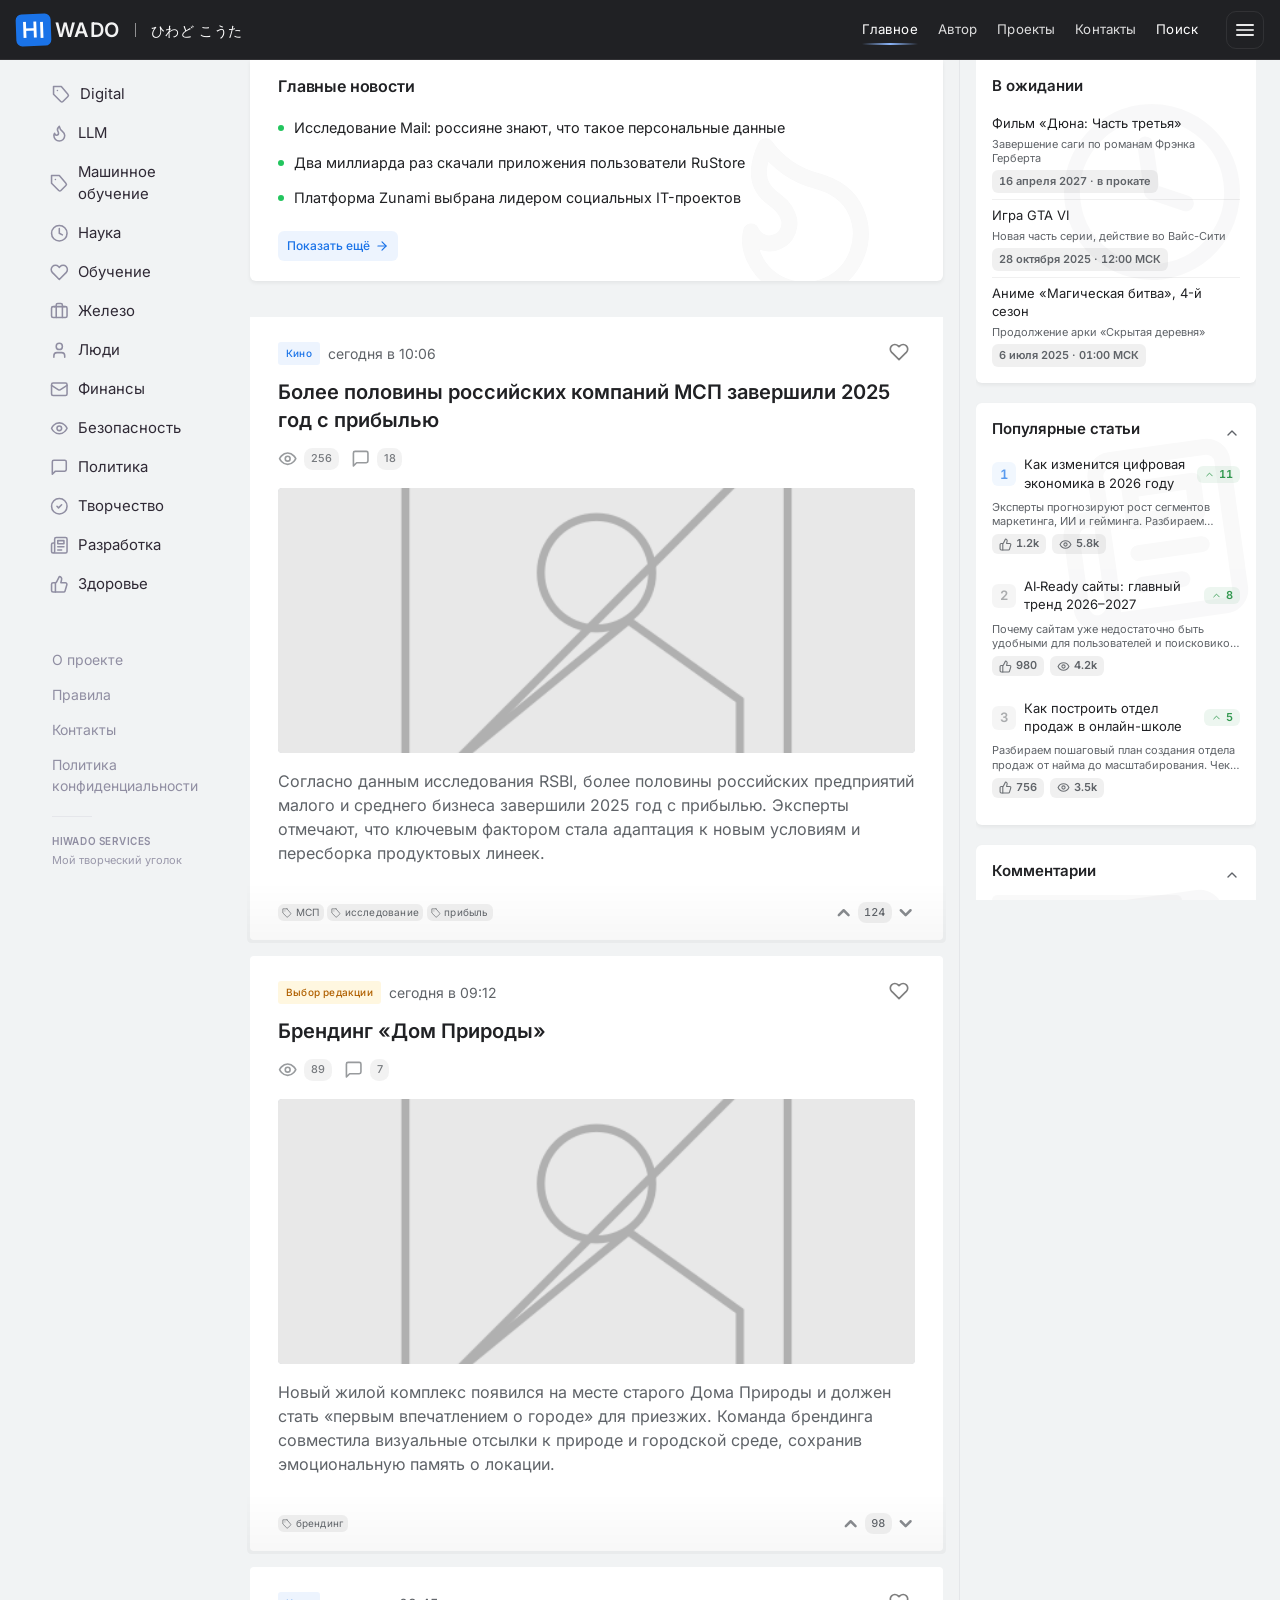
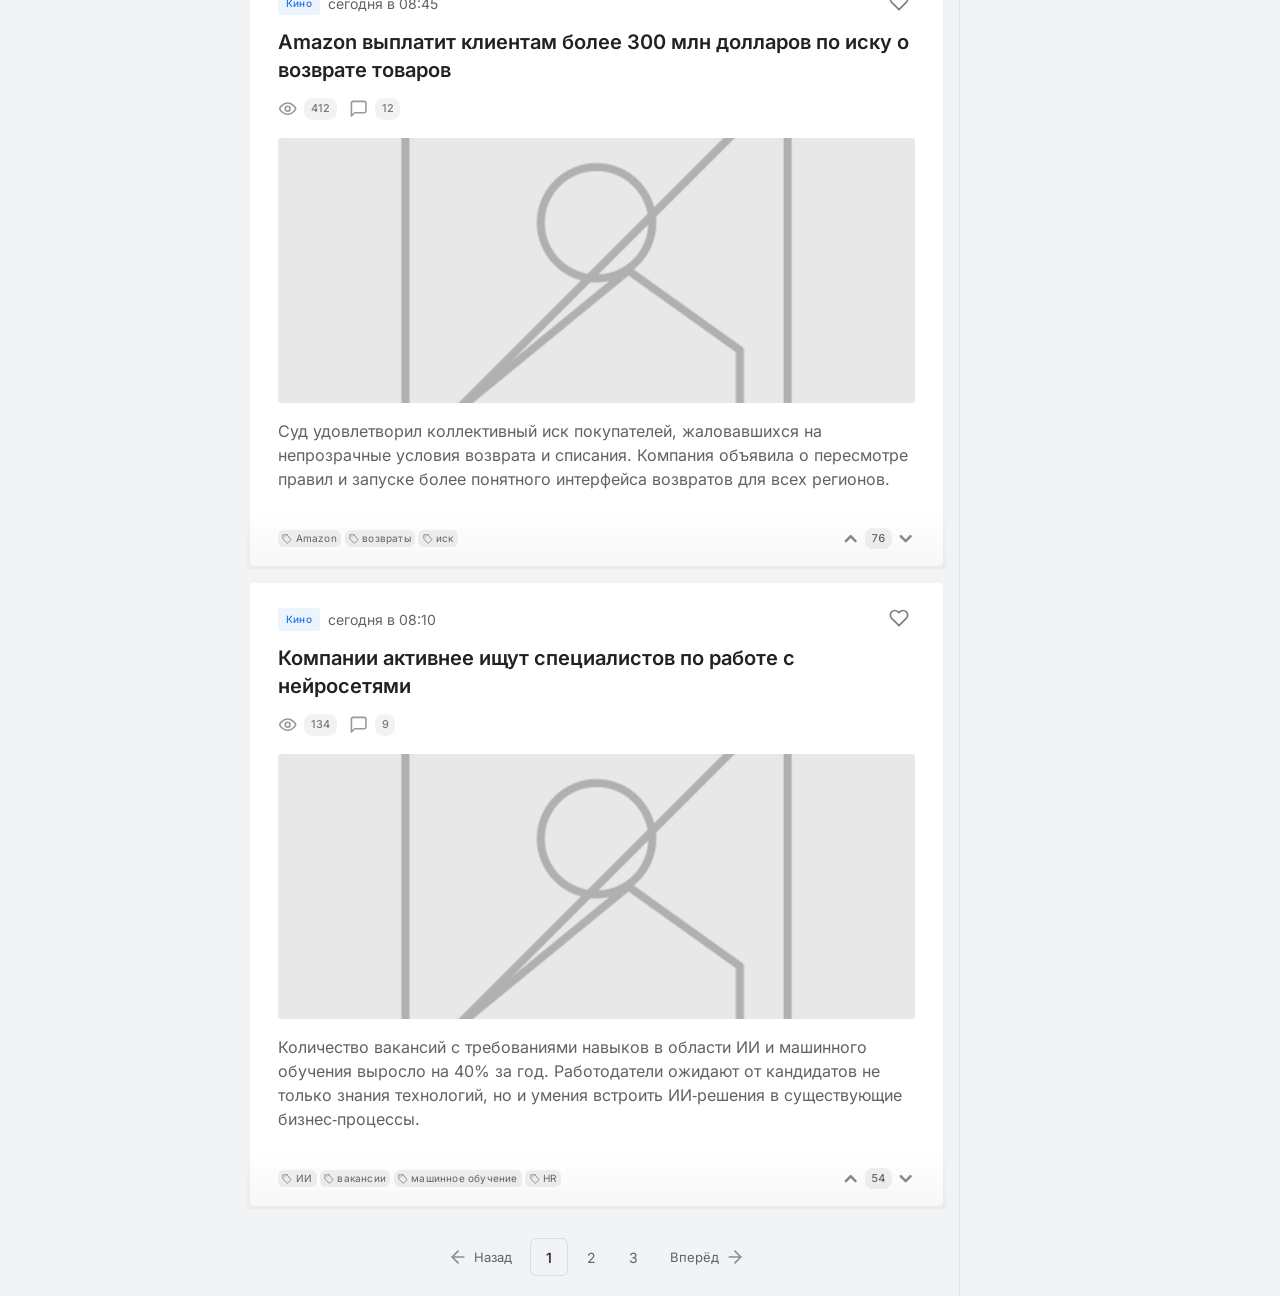
<file: index.html>
<!DOCTYPE html>
<html lang="ru">

<head>
    <meta charset="UTF-8">
    <meta name="viewport" content="width=device-width, initial-scale=1.0">
    <meta name="description" content="Персональный блог Hiwado - обзоры, уроки и размышления обо всём интересном.">
    <meta name="author" content="Hiwado">

    <meta property="og:type" content="website">
    <meta property="og:title" content="Павильон Хивадо">
    <meta property="og:description" content="Персональный блог - обзоры, уроки и размышления.">
    <meta property="og:url" content="https://hiwado.com">
    <meta property="og:locale" content="ru_RU">

    <meta name="twitter:card" content="summary_large_image">
    <meta name="twitter:title" content="Павильон Хивадо">
    <meta name="twitter:description" content="Персональный блог - обзоры, уроки и размышления.">
    <meta name="theme-color" content="#020617">

    <title>Павильон Хивадо</title>

    <link rel="stylesheet" href="./styles/fonts.css">
    <link rel="stylesheet" href="./styles/main.css">
    <link rel="stylesheet" href="./styles/responsive.css">
</head>

<body>
    <svg xmlns="http://www.w3.org/2000/svg" aria-hidden="true" style="position:absolute;width:0;height:0;">
        <defs>
            <symbol id="icon-newspaper" viewBox="0 0 24 24" fill="none" stroke="currentColor" stroke-width="2"
                stroke-linecap="round" stroke-linejoin="round">
                <path
                    d="M4 22h16a2 2 0 0 0 2-2V4a2 2 0 0 0-2-2H8a2 2 0 0 0-2 2v16a2 2 0 0 1-2 2Zm0 0a2 2 0 0 1-2-2v-9c0-1.1.9-2 2-2h2" />
                <path d="M18 14h-8" />
                <path d="M15 18h-5" />
                <path d="M10 6h8v4h-8V6Z" />
            </symbol>
            <symbol id="icon-user" viewBox="0 0 24 24" fill="none" stroke="currentColor" stroke-width="2"
                stroke-linecap="round" stroke-linejoin="round">
                <path d="M19 21v-2a4 4 0 0 0-4-4H9a4 4 0 0 0-4 4v2" />
                <circle cx="12" cy="7" r="4" />
            </symbol>
            <symbol id="icon-briefcase" viewBox="0 0 24 24" fill="none" stroke="currentColor" stroke-width="2"
                stroke-linecap="round" stroke-linejoin="round">
                <path d="M16 20V4a2 2 0 0 0-2-2h-4a2 2 0 0 0-2 2v16" />
                <rect width="20" height="14" x="2" y="6" rx="2" />
                <path d="M6 6v.01" />
                <path d="M18 6v.01" />
            </symbol>
            <symbol id="icon-mail" viewBox="0 0 24 24" fill="none" stroke="currentColor" stroke-width="2"
                stroke-linecap="round" stroke-linejoin="round">
                <rect width="20" height="16" x="2" y="4" rx="2" />
                <path d="m22 7-8.97 5.7a1.94 1.94 0 0 1-2.06 0L2 7" />
            </symbol>
            <symbol id="icon-comment" viewBox="0 0 24 24" fill="none" stroke="currentColor" stroke-width="2"
                stroke-linecap="round" stroke-linejoin="round">
                <path d="M21 15a2 2 0 0 1-2 2H7l-4 4V5a2 2 0 0 1 2-2h14a2 2 0 0 1 2 2z" />
            </symbol>
            <symbol id="icon-bookmark" viewBox="0 0 24 24" fill="none" stroke="currentColor" stroke-width="2"
                stroke-linecap="round" stroke-linejoin="round">
                <path
                    d="M20.84 4.61a5.5 5.5 0 0 0-7.78 0L12 5.67l-1.06-1.06a5.5 5.5 0 0 0-7.78 7.78l1.06 1.06L12 21.23l7.78-7.78 1.06-1.06a5.5 5.5 0 0 0 0-7.78z" />
            </symbol>
            <symbol id="icon-thumb-up" viewBox="0 0 24 24" fill="none" stroke="currentColor" stroke-width="2"
                stroke-linecap="round" stroke-linejoin="round">
                <path d="M7 10v12" />
                <path
                    d="M15 5.88 14 10h5.83a2 2 0 0 1 1.92 2.56l-2.33 8A2 2 0 0 1 17.5 22H4a2 2 0 0 1-2-2v-8a2 2 0 0 1 2-2h2.76a2 2 0 0 0 1.79-1.11L12 2h0a3.13 3.13 0 0 1 3 3.88Z" />
            </symbol>
            <symbol id="icon-eye" viewBox="0 0 24 24" fill="none" stroke="currentColor" stroke-width="2"
                stroke-linecap="round" stroke-linejoin="round">
                <path d="M2 12s3-7 10-7 10 7 10 7-3 7-10 7-10-7-10-7Z" />
                <circle cx="12" cy="12" r="3" />
            </symbol>
            <symbol id="icon-chevron-up" viewBox="0 0 24 24" fill="none" stroke="currentColor" stroke-width="2"
                stroke-linecap="round" stroke-linejoin="round">
                <path d="m18 15-6-6-6 6" />
            </symbol>
            <symbol id="icon-chevron-down" viewBox="0 0 24 24" fill="none" stroke="currentColor" stroke-width="2"
                stroke-linecap="round" stroke-linejoin="round">
                <path d="m6 9 6 6 6-6" />
            </symbol>
            <symbol id="icon-chevron-up-thick" viewBox="0 0 24 24" fill="none" stroke="currentColor" stroke-width="3.12"
                stroke-linecap="round" stroke-linejoin="round">
                <path d="m18 15-6-6-6 6" />
            </symbol>
            <symbol id="icon-chevron-down-thick" viewBox="0 0 24 24" fill="none" stroke="currentColor"
                stroke-width="3.12" stroke-linecap="round" stroke-linejoin="round">
                <path d="m6 9 6 6 6-6" />
            </symbol>
            <symbol id="icon-arrow-right" viewBox="0 0 24 24" fill="none" stroke="currentColor" stroke-width="2"
                stroke-linecap="round" stroke-linejoin="round">
                <path d="M5 12h14" />
                <path d="m12 5 7 7-7 7" />
            </symbol>
            <symbol id="icon-arrow-left" viewBox="0 0 24 24" fill="none" stroke="currentColor" stroke-width="2"
                stroke-linecap="round" stroke-linejoin="round">
                <path d="m12 19-7-7 7-7" />
                <path d="M19 12H5" />
            </symbol>
            <symbol id="icon-arrow-up" viewBox="0 0 24 24" fill="none" stroke="currentColor" stroke-width="2"
                stroke-linecap="round" stroke-linejoin="round">
                <path d="m18 15-6-6-6 6" />
            </symbol>
            <symbol id="icon-arrow-up-thick" viewBox="0 0 24 24" fill="none" stroke="currentColor"
                stroke-linecap="round" stroke-linejoin="round">
                <path d="m18 15-6-6-6 6" stroke-width="2.95" />
            </symbol>
            <symbol id="icon-clock" viewBox="0 0 24 24" fill="none" stroke="currentColor" stroke-width="2"
                stroke-linecap="round" stroke-linejoin="round">
                <circle cx="12" cy="12" r="10" />
                <path d="M12 6v6l4 2" />
            </symbol>
            <symbol id="icon-flame" viewBox="0 0 24 24" fill="none" stroke="currentColor" stroke-width="2"
                stroke-linecap="round" stroke-linejoin="round">
                <path
                    d="M8.5 14.5A2.5 2.5 0 0 0 11 12c0-1.38-.5-2-1-3-1.072-2.143-.224-4.054 2-6 .5 2.5 2 4.9 4 6.5 2 1.6 3 3.5 3 5.5a7 7 0 1 1-14 0c0-1.153.433-2.294 1-3a2.5 2.5 0 0 0 2.5 2.5z" />
            </symbol>
            <symbol id="icon-tag" viewBox="0 0 24 24" fill="none" stroke="currentColor" stroke-width="2"
                stroke-linecap="round" stroke-linejoin="round">
                <path d="M12 2H2v10l9.29 9.29a2 2 0 0 0 2.82 0l6.42-6.42a2 2 0 0 0 0-2.82L12 2Z" />
                <path d="M7 7h.01" />
            </symbol>
            <symbol id="icon-author" viewBox="0 0 24 24" fill="none" stroke="currentColor" stroke-width="2"
                stroke-linecap="round" stroke-linejoin="round">
                <path d="M12 22c5.523 0 10-4.477 10-10S17.523 2 12 2 2 6.477 2 12s4.477 10 10 10z" />
                <path d="m9 12 2 2 4-4" />
            </symbol>
        </defs>
    </svg>
    <header class="topbar">
        <div class="topbar-inner">
            <div class="brand-block">
                <a class="brand-link" href="/" aria-label="HIWADO - Главная страница">
                    <span class="brand-word" aria-hidden="true">
                        <span class="brand-hi">HI</span><span class="brand-rest">WADO</span>
                    </span>
                </a>
                <span class="brand-sep" aria-hidden="true"></span>
                <span class="brand-slogan-wrap">
                    <span class="brand-slogan-tooltip" aria-hidden="true">Творческий уголок Hiwado Kota</span>
                    <span class="brand-slogan">ひわど こうた</span>
                </span>
            </div>

            <nav class="menu" aria-label="Основная навигация">
                <a class="active" href="/" aria-current="page">Главное</a>
                <a href="/author">Автор</a>
                <a href="/projects">Проекты</a>
                <a href="/contacts">Контакты</a>
                <a href="#" class="menu-search" data-search-trigger>Поиск</a>
            </nav>

            <details class="action-menu">
                <summary class="action-toggle" aria-label="Меню действий">
                    <span class="burger" aria-hidden="true"><span></span></span>
                </summary>
                <div class="action-panel" role="menu">
                    <nav class="mobile-menu" aria-label="Мобильная навигация">
                        <a class="action-item mobile-menu-item" href="/" role="menuitem">Главное</a>
                        <a class="action-item mobile-menu-item" href="/author" role="menuitem">Автор</a>
                        <a class="action-item mobile-menu-item" href="/projects" role="menuitem">Проекты</a>
                        <a class="action-item mobile-menu-item" href="/contacts" role="menuitem">Контакты</a>
                        <a class="action-item mobile-menu-item menu-search" href="#" data-search-trigger
                            role="menuitem">Поиск</a>
                    </nav>
                    <div class="action-divider"></div>
                    <a class="action-item action-item-register" href="/register" role="menuitem">Регистрация</a>
                    <a class="action-item action-item-primary" href="/login" role="menuitem">Войти</a>
                </div>
            </details>
        </div>
    </header>

    <div class="search-popup" id="searchPopup" aria-hidden="true" inert role="dialog" aria-label="Поиск">
        <div class="search-popup-overlay"></div>
        <div class="search-popup-content">
            <div class="search-popup-header">
                <button class="search-popup-close" type="button" aria-label="Закрыть поиск">
                    <svg width="24" height="24" viewBox="0 0 24 24" fill="none" aria-hidden="true" focusable="false">
                        <path d="M18 6L6 18M6 6l12 12" stroke="currentColor" stroke-width="2" stroke-linecap="round"
                            stroke-linejoin="round" />
                    </svg>
                </button>
            </div>
            <form class="search-popup-form" action="/search" method="get" role="search">
                <input type="search" name="q" class="search-popup-input" placeholder="Поиск..."
                    aria-label="Поиск по сайту" autocomplete="off">
            </form>
            <div class="search-popup-sections">
                <div class="search-popup-sections-grid">
                    <a href="/" class="search-popup-section">
                        <span class="search-popup-section-icon icon" aria-hidden="true"><svg width="24" height="24"
                                viewBox="0 0 24 24" aria-hidden="true" focusable="false">
                                <use href="#icon-newspaper" />
                            </svg></span>
                        <div class="search-popup-section-content">
                            <h4 class="search-popup-section-title">Главное</h4>
                            <p class="search-popup-section-desc">Последние новости и статьи</p>
                        </div>
                    </a>
                    <a href="/author" class="search-popup-section">
                        <span class="search-popup-section-icon icon" aria-hidden="true"><svg width="24" height="24"
                                viewBox="0 0 24 24" aria-hidden="true" focusable="false">
                                <use href="#icon-user" />
                            </svg></span>
                        <div class="search-popup-section-content">
                            <h4 class="search-popup-section-title">Автор</h4>
                            <p class="search-popup-section-desc">Информация об авторе блога</p>
                        </div>
                    </a>
                    <a href="/projects" class="search-popup-section">
                        <span class="search-popup-section-icon icon" aria-hidden="true"><svg width="24" height="24"
                                viewBox="0 0 24 24" aria-hidden="true" focusable="false">
                                <use href="#icon-briefcase" />
                            </svg></span>
                        <div class="search-popup-section-content">
                            <h4 class="search-popup-section-title">Проекты</h4>
                            <p class="search-popup-section-desc">Мои проекты и разработки</p>
                        </div>
                    </a>
                    <a href="/contacts" class="search-popup-section">
                        <span class="search-popup-section-icon icon" aria-hidden="true"><svg width="24" height="24"
                                viewBox="0 0 24 24" aria-hidden="true" focusable="false">
                                <use href="#icon-mail" />
                            </svg></span>
                        <div class="search-popup-section-content">
                            <h4 class="search-popup-section-title">Контакты</h4>
                            <p class="search-popup-section-desc">Связь со мной</p>
                        </div>
                    </a>
                </div>
            </div>
            <div class="search-popup-footer">
                <p class="search-popup-description">Персональный блог Hiwado — обзоры, уроки и размышления обо всём
                    интересном.</p>
            </div>
        </div>
    </div>

    <main class="page page-home">
        <aside class="aside-left narrow" aria-label="Разделы и навигация">
            <ul class="aside-left-menu widget-menu">
                <li><a href="/category/digital"><span class="aside-left-menu-icon" aria-hidden="true"><svg width="20"
                                height="20" viewBox="0 0 24 24">
                                <use href="#icon-tag" />
                            </svg></span>Digital<span class="aside-left-category-tooltip"
                            aria-hidden="true">Digital</span></a></li>
                <li><a href="/category/llm"><span class="aside-left-menu-icon" aria-hidden="true"><svg width="20"
                                height="20" viewBox="0 0 24 24">
                                <use href="#icon-flame" />
                            </svg></span>LLM<span class="aside-left-category-tooltip" aria-hidden="true">LLM</span></a>
                </li>
                <li><a href="/category/ml"><span class="aside-left-menu-icon" aria-hidden="true"><svg width="20"
                                height="20" viewBox="0 0 24 24">
                                <use href="#icon-tag" />
                            </svg></span>Машинное обучение<span class="aside-left-category-tooltip"
                            aria-hidden="true">Машинное обучение</span></a></li>
                <li><a href="/category/science"><span class="aside-left-menu-icon" aria-hidden="true"><svg width="20"
                                height="20" viewBox="0 0 24 24">
                                <use href="#icon-clock" />
                            </svg></span>Наука<span class="aside-left-category-tooltip"
                            aria-hidden="true">Наука</span></a></li>
                <li><a href="/category/education"><span class="aside-left-menu-icon" aria-hidden="true"><svg width="20"
                                height="20" viewBox="0 0 24 24">
                                <use href="#icon-bookmark" />
                            </svg></span>Обучение<span class="aside-left-category-tooltip"
                            aria-hidden="true">Обучение</span></a></li>
                <li><a href="/category/hardware"><span class="aside-left-menu-icon" aria-hidden="true"><svg width="20"
                                height="20" viewBox="0 0 24 24">
                                <use href="#icon-briefcase" />
                            </svg></span>Железо<span class="aside-left-category-tooltip"
                            aria-hidden="true">Железо</span></a></li>
                <li><a href="/category/people"><span class="aside-left-menu-icon" aria-hidden="true"><svg width="20"
                                height="20" viewBox="0 0 24 24">
                                <use href="#icon-user" />
                            </svg></span>Люди<span class="aside-left-category-tooltip"
                            aria-hidden="true">Люди</span></a></li>
                <li><a href="/category/finance"><span class="aside-left-menu-icon" aria-hidden="true"><svg width="20"
                                height="20" viewBox="0 0 24 24">
                                <use href="#icon-mail" />
                            </svg></span>Финансы<span class="aside-left-category-tooltip"
                            aria-hidden="true">Финансы</span></a></li>
                <li><a href="/category/security"><span class="aside-left-menu-icon" aria-hidden="true"><svg width="20"
                                height="20" viewBox="0 0 24 24">
                                <use href="#icon-eye" />
                            </svg></span>Безопасность<span class="aside-left-category-tooltip"
                            aria-hidden="true">Безопасность</span></a></li>
                <li><a href="/category/politics"><span class="aside-left-menu-icon" aria-hidden="true"><svg width="20"
                                height="20" viewBox="0 0 24 24">
                                <use href="#icon-comment" />
                            </svg></span>Политика<span class="aside-left-category-tooltip"
                            aria-hidden="true">Политика</span></a></li>
                <li><a href="/category/creativity"><span class="aside-left-menu-icon" aria-hidden="true"><svg width="20"
                                height="20" viewBox="0 0 24 24">
                                <use href="#icon-author" />
                            </svg></span>Творчество<span class="aside-left-category-tooltip"
                            aria-hidden="true">Творчество</span></a></li>
                <li><a href="/category/dev"><span class="aside-left-menu-icon" aria-hidden="true"><svg width="20"
                                height="20" viewBox="0 0 24 24">
                                <use href="#icon-newspaper" />
                            </svg></span>Разработка<span class="aside-left-category-tooltip"
                            aria-hidden="true">Разработка</span></a></li>
                <li><a href="/category/health"><span class="aside-left-menu-icon" aria-hidden="true"><svg width="20"
                                height="20" viewBox="0 0 24 24">
                                <use href="#icon-thumb-up" />
                            </svg></span>Здоровье<span class="aside-left-category-tooltip"
                            aria-hidden="true">Здоровье</span></a></li>
            </ul>
            <footer class="aside-left-footer">
                <a href="/about" class="aside-left-link">О проекте</a>
                <a href="/rules" class="aside-left-link">Правила</a>
                <a href="/contacts" class="aside-left-link">Контакты</a>
                <a href="/privacy" class="aside-left-link">Политика конфиденциальности</a>
                <p class="aside-footer-copy">
                    <span class="copy-name">HIWADO SERVICES</span>
                    <span class="copy-desc">Мой творческий уголок</span>
                </p>
            </footer>
        </aside>

        <section class="hot-news" aria-labelledby="hot-news-title">
            <span class="hot-news-bg-icon" aria-hidden="true"><svg viewBox="0 0 24 24" fill="none"
                    stroke="currentColor" stroke-width="2" stroke-linecap="round" stroke-linejoin="round">
                    <use href="#icon-flame" />
                </svg></span>
            <h3 id="hot-news-title">Главные новости</h3>

            <article class="hot-item">
                <h2 class="hot-title-wrap"><a class="hot-title" href="fullnews.html">
                        Исследование Mail: россияне знают, что такое персональные данные
                    </a></h2>
            </article>

            <article class="hot-item">
                <h2 class="hot-title-wrap"><a class="hot-title" href="fullnews.html">
                        Два миллиарда раз скачали приложения пользователи RuStore
                    </a></h2>
            </article>

            <article class="hot-item">
                <h2 class="hot-title-wrap"><a class="hot-title" href="fullnews.html">
                        Платформа Zunami выбрана лидером социальных IT-проектов
                    </a></h2>
            </article>

            <a class="more" href="/news">Показать ещё <span class="icon icon--sm" aria-hidden="true"><svg width="20"
                        height="20" viewBox="0 0 24 24" aria-hidden="true" focusable="false">
                        <use href="#icon-arrow-right" />
                    </svg></span></a>
        </section>

        <div class="feed">

            <div class="card-wrapper">
                <article class="card" itemscope itemtype="https://schema.org/NewsArticle">
                    <div class="card-meta">
                        <a href="/category/kino" class="tag">Кино</a>
                        <time class="time" datetime="2026-01-28T10:06:00" itemprop="datePublished">сегодня в
                            10:06</time>
                        <button type="button" class="bookmark-btn" aria-label="Добавить в закладки"><span
                                class="bookmark-tooltip" aria-hidden="true">В закладки</span><span class="icon icon--sm"
                                aria-hidden="true"><svg class="icon-favorite" width="20" height="20" viewBox="0 0 24 24"
                                    aria-hidden="true" focusable="false">
                                    <use href="#icon-bookmark" />
                                </svg></span></button>
                    </div>

                    <div class="card-content">
                        <div class="card-text">
                            <h2 itemprop="headline">
                                <a href="fullnews.html" itemprop="url">Более половины российских компаний МСП
                                    завершили 2025 год с прибылью</a>
                            </h2>
                            <div class="card-stats">
                                <span class="views-stat"><span class="views-tooltip" aria-hidden="true">Количество
                                        просмотров</span><span class="views-inner"><span class="icon icon--sm"
                                            aria-hidden="true"><svg width="20" height="20" viewBox="0 0 24 24"
                                                aria-hidden="true" focusable="false">
                                                <use href="#icon-eye" />
                                            </svg></span><span class="views-count"
                                            aria-hidden="true">256</span></span></span>
                                <button type="button" class="comment-btn" aria-label="Комментарии: 18"><span
                                        class="comment-tooltip" aria-hidden="true">Комментарии</span><span
                                        class="comment-btn-inner"><span class="icon icon--sm" aria-hidden="true"><svg
                                                width="20" height="20" viewBox="0 0 24 24" aria-hidden="true"
                                                focusable="false">
                                                <use href="#icon-comment" />
                                            </svg></span><span class="comment-count"
                                            aria-hidden="true">18</span></span></button>
                            </div>
                            <div class="card-image noimage" aria-hidden="true"><img src="./images/no-image.png" alt=""
                                    width="160" height="160" loading="lazy" decoding="async"></div>
                            <p itemprop="description">
                                Согласно данным исследования RSBI, более половины российских предприятий малого
                                и среднего бизнеса завершили 2025 год с прибылью. Эксперты отмечают, что ключевым
                                фактором
                                стала адаптация к новым условиям и пересборка продуктовых линеек.
                            </p>
                        </div>
                    </div>

                    <div class="card-footer">
                        <span class="card-footer-tags">
                            <a href="/tag/msb" class="tag"><span class="card-footer-tags-icon" aria-hidden="true"><svg
                                        width="12" height="12" viewBox="0 0 24 24" aria-hidden="true">
                                        <use href="#icon-tag" />
                                    </svg></span>МСП</a>
                            <a href="/tag/research" class="tag"><span class="card-footer-tags-icon"
                                    aria-hidden="true"><svg width="12" height="12" viewBox="0 0 24 24"
                                        aria-hidden="true">
                                        <use href="#icon-tag" />
                                    </svg></span>исследование</a>
                            <a href="/tag/profit" class="tag"><span class="card-footer-tags-icon"
                                    aria-hidden="true"><svg width="12" height="12" viewBox="0 0 24 24"
                                        aria-hidden="true">
                                        <use href="#icon-tag" />
                                    </svg></span>прибыль</a>
                        </span>
                        <div class="card-tags-mobile">
                            <button type="button" class="card-tags-trigger" aria-expanded="false" aria-haspopup="true"
                                aria-label="Теги"><span class="icon icon--sm" aria-hidden="true"><svg width="20"
                                        height="20" viewBox="0 0 24 24" aria-hidden="true" focusable="false">
                                        <use href="#icon-tag" />
                                    </svg></span></button>
                            <div class="card-tags-popup" role="dialog" aria-label="Теги записи" hidden></div>
                        </div>
                        <div class="card-rating" role="group" aria-label="Рейтинг записи">
                            <button type="button" class="rating-btn rating-up" aria-label="Повысить рейтинг"
                                data-action="up">
                                <span class="icon icon--sm" aria-hidden="true"><svg width="20" height="20"
                                        viewBox="0 0 24 24" aria-hidden="true" focusable="false">
                                        <use href="#icon-chevron-up-thick" />
                                    </svg></span>
                            </button>
                            <span class="rating-value-wrap" title="Рейтинг"><span class="rating-value-tooltip"
                                    aria-hidden="true">Рейтинг</span><span class="rating-value"
                                    aria-live="polite">124</span></span>
                            <button type="button" class="rating-btn rating-down" aria-label="Понизить рейтинг"
                                data-action="down">
                                <span class="icon icon--sm" aria-hidden="true"><svg width="20" height="20"
                                        viewBox="0 0 24 24" aria-hidden="true" focusable="false">
                                        <use href="#icon-chevron-down-thick" />
                                    </svg></span>
                            </button>
                        </div>
                    </div>
                </article>
            </div>

            <div class="card-wrapper">
                <article class="card" itemscope itemtype="https://schema.org/NewsArticle">
                    <div class="card-meta">
                        <a href="/category/editor-choice" class="tag tag-yellow">Выбор редакции</a>
                        <time class="time" datetime="2026-01-28T09:12:00" itemprop="datePublished">сегодня в
                            09:12</time>
                        <button type="button" class="bookmark-btn" aria-label="Добавить в закладки"><span
                                class="bookmark-tooltip" aria-hidden="true">В закладки</span><span class="icon icon--sm"
                                aria-hidden="true"><svg class="icon-favorite" width="20" height="20" viewBox="0 0 24 24"
                                    aria-hidden="true" focusable="false">
                                    <use href="#icon-bookmark" />
                                </svg></span></button>
                    </div>

                    <div class="card-content">
                        <div class="card-text">
                            <h2 itemprop="headline">
                                <a href="fullnews.html" itemprop="url">Брендинг «Дом Природы»</a>
                            </h2>
                            <div class="card-stats">
                                <span class="views-stat"><span class="views-tooltip" aria-hidden="true">Количество
                                        просмотров</span><span class="views-inner"><span class="icon icon--sm"
                                            aria-hidden="true"><svg width="20" height="20" viewBox="0 0 24 24"
                                                aria-hidden="true" focusable="false">
                                                <use href="#icon-eye" />
                                            </svg></span><span class="views-count"
                                            aria-hidden="true">89</span></span></span>
                                <button type="button" class="comment-btn" aria-label="Комментарии: 7"><span
                                        class="comment-tooltip" aria-hidden="true">Комментарии</span><span
                                        class="comment-btn-inner"><span class="icon icon--sm" aria-hidden="true"><svg
                                                width="20" height="20" viewBox="0 0 24 24" aria-hidden="true"
                                                focusable="false">
                                                <use href="#icon-comment" />
                                            </svg></span><span class="comment-count"
                                            aria-hidden="true">7</span></span></button>
                            </div>
                            <div class="card-image noimage" aria-hidden="true"><img src="./images/no-image.png" alt=""
                                    width="160" height="160" loading="lazy" decoding="async"></div>
                            <p itemprop="description">
                                Новый жилой комплекс появился на месте старого Дома Природы и должен стать
                                «первым впечатлением о городе» для приезжих. Команда брендинга совместила визуальные
                                отсылки к природе и городской среде, сохранив эмоциональную память о локации.
                            </p>
                        </div>
                    </div>

                    <div class="card-footer">
                        <span class="card-footer-tags">
                            <a href="/tag/branding" class="tag"><span class="card-footer-tags-icon"
                                    aria-hidden="true"><svg width="12" height="12" viewBox="0 0 24 24"
                                        aria-hidden="true">
                                        <use href="#icon-tag" />
                                    </svg></span>брендинг</a>
                        </span>
                        <div class="card-tags-mobile">
                            <button type="button" class="card-tags-trigger" aria-expanded="false" aria-haspopup="true"
                                aria-label="Теги"><span class="icon icon--sm" aria-hidden="true"><svg width="20"
                                        height="20" viewBox="0 0 24 24" aria-hidden="true" focusable="false">
                                        <use href="#icon-tag" />
                                    </svg></span></button>
                            <div class="card-tags-popup" role="dialog" aria-label="Теги записи" hidden></div>
                        </div>
                        <div class="card-rating" role="group" aria-label="Рейтинг записи">
                            <button type="button" class="rating-btn rating-up" aria-label="Повысить рейтинг"
                                data-action="up">
                                <span class="icon icon--sm" aria-hidden="true"><svg width="20" height="20"
                                        viewBox="0 0 24 24" aria-hidden="true" focusable="false">
                                        <use href="#icon-chevron-up-thick" />
                                    </svg></span>
                            </button>
                            <span class="rating-value-wrap" title="Рейтинг"><span class="rating-value-tooltip"
                                    aria-hidden="true">Рейтинг</span><span class="rating-value"
                                    aria-live="polite">98</span></span>
                            <button type="button" class="rating-btn rating-down" aria-label="Понизить рейтинг"
                                data-action="down">
                                <span class="icon icon--sm" aria-hidden="true"><svg width="20" height="20"
                                        viewBox="0 0 24 24" aria-hidden="true" focusable="false">
                                        <use href="#icon-chevron-down-thick" />
                                    </svg></span>
                            </button>
                        </div>
                    </div>
                </article>
            </div>

            <div class="card-wrapper">
                <article class="card" itemscope itemtype="https://schema.org/NewsArticle">
                    <div class="card-meta">
                        <a href="/category/kino" class="tag">Кино</a>
                        <time class="time" datetime="2026-01-28T08:45:00" itemprop="datePublished">сегодня в
                            08:45</time>
                        <button type="button" class="bookmark-btn" aria-label="Добавить в закладки"><span
                                class="bookmark-tooltip" aria-hidden="true">В закладки</span><span class="icon icon--sm"
                                aria-hidden="true"><svg class="icon-favorite" width="20" height="20" viewBox="0 0 24 24"
                                    aria-hidden="true" focusable="false">
                                    <use href="#icon-bookmark" />
                                </svg></span></button>
                    </div>

                    <div class="card-content">
                        <div class="card-text">
                            <h2 itemprop="headline">
                                <a href="fullnews.html" itemprop="url">Amazon выплатит клиентам более 300 млн
                                    долларов
                                    по иску о возврате товаров</a>
                            </h2>
                            <div class="card-stats">
                                <span class="views-stat"><span class="views-tooltip" aria-hidden="true">Количество
                                        просмотров</span><span class="views-inner"><span class="icon icon--sm"
                                            aria-hidden="true"><svg width="20" height="20" viewBox="0 0 24 24"
                                                aria-hidden="true" focusable="false">
                                                <use href="#icon-eye" />
                                            </svg></span><span class="views-count"
                                            aria-hidden="true">412</span></span></span>
                                <button type="button" class="comment-btn" aria-label="Комментарии: 12"><span
                                        class="comment-tooltip" aria-hidden="true">Комментарии</span><span
                                        class="comment-btn-inner"><span class="icon icon--sm" aria-hidden="true"><svg
                                                width="20" height="20" viewBox="0 0 24 24" aria-hidden="true"
                                                focusable="false">
                                                <use href="#icon-comment" />
                                            </svg></span><span class="comment-count"
                                            aria-hidden="true">12</span></span></button>
                            </div>
                            <div class="card-image noimage" aria-hidden="true"><img src="./images/no-image.png" alt=""
                                    width="160" height="160" loading="lazy" decoding="async"></div>
                            <p itemprop="description">
                                Суд удовлетворил коллективный иск покупателей, жаловавшихся на непрозрачные условия
                                возврата и списания. Компания объявила о пересмотре правил и запуске более понятного
                                интерфейса возвратов для всех регионов.
                            </p>
                        </div>
                    </div>

                    <div class="card-footer">
                        <span class="card-footer-tags">
                            <a href="/tag/amazon" class="tag"><span class="card-footer-tags-icon"
                                    aria-hidden="true"><svg width="12" height="12" viewBox="0 0 24 24"
                                        aria-hidden="true">
                                        <use href="#icon-tag" />
                                    </svg></span>Amazon</a>
                            <a href="/tag/refund" class="tag"><span class="card-footer-tags-icon"
                                    aria-hidden="true"><svg width="12" height="12" viewBox="0 0 24 24"
                                        aria-hidden="true">
                                        <use href="#icon-tag" />
                                    </svg></span>возвраты</a>
                            <a href="/tag/law" class="tag"><span class="card-footer-tags-icon" aria-hidden="true"><svg
                                        width="12" height="12" viewBox="0 0 24 24" aria-hidden="true">
                                        <use href="#icon-tag" />
                                    </svg></span>иск</a>
                        </span>
                        <div class="card-tags-mobile">
                            <button type="button" class="card-tags-trigger" aria-expanded="false" aria-haspopup="true"
                                aria-label="Теги"><span class="icon icon--sm" aria-hidden="true"><svg width="20"
                                        height="20" viewBox="0 0 24 24" aria-hidden="true" focusable="false">
                                        <use href="#icon-tag" />
                                    </svg></span></button>
                            <div class="card-tags-popup" role="dialog" aria-label="Теги записи" hidden></div>
                        </div>
                        <div class="card-rating" role="group" aria-label="Рейтинг записи">
                            <button type="button" class="rating-btn rating-up" aria-label="Повысить рейтинг"
                                data-action="up">
                                <span class="icon icon--sm" aria-hidden="true"><svg width="20" height="20"
                                        viewBox="0 0 24 24" aria-hidden="true" focusable="false">
                                        <use href="#icon-chevron-up-thick" />
                                    </svg></span>
                            </button>
                            <span class="rating-value-wrap" title="Рейтинг"><span class="rating-value-tooltip"
                                    aria-hidden="true">Рейтинг</span><span class="rating-value"
                                    aria-live="polite">76</span></span>
                            <button type="button" class="rating-btn rating-down" aria-label="Понизить рейтинг"
                                data-action="down">
                                <span class="icon icon--sm" aria-hidden="true"><svg width="20" height="20"
                                        viewBox="0 0 24 24" aria-hidden="true" focusable="false">
                                        <use href="#icon-chevron-down-thick" />
                                    </svg></span>
                            </button>
                        </div>
                    </div>
                </article>
            </div>

            <div class="card-wrapper">
                <article class="card" itemscope itemtype="https://schema.org/NewsArticle">
                    <div class="card-meta">
                        <a href="/category/kino" class="tag">Кино</a>
                        <time class="time" datetime="2026-01-28T08:10:00" itemprop="datePublished">сегодня в
                            08:10</time>
                        <button type="button" class="bookmark-btn" aria-label="Добавить в закладки"><span
                                class="bookmark-tooltip" aria-hidden="true">В закладки</span><span class="icon icon--sm"
                                aria-hidden="true"><svg class="icon-favorite" width="20" height="20" viewBox="0 0 24 24"
                                    aria-hidden="true" focusable="false">
                                    <use href="#icon-bookmark" />
                                </svg></span></button>
                    </div>

                    <div class="card-content">
                        <div class="card-text">
                            <h2 itemprop="headline">
                                <a href="fullnews.html" itemprop="url">Компании активнее ищут специалистов
                                    по
                                    работе с нейросетями</a>
                            </h2>
                            <div class="card-stats">
                                <span class="views-stat"><span class="views-tooltip" aria-hidden="true">Количество
                                        просмотров</span><span class="views-inner"><span class="icon icon--sm"
                                            aria-hidden="true"><svg width="20" height="20" viewBox="0 0 24 24"
                                                aria-hidden="true" focusable="false">
                                                <use href="#icon-eye" />
                                            </svg></span><span class="views-count"
                                            aria-hidden="true">134</span></span></span>
                                <button type="button" class="comment-btn" aria-label="Комментарии: 9"><span
                                        class="comment-tooltip" aria-hidden="true">Комментарии</span><span
                                        class="comment-btn-inner"><span class="icon icon--sm" aria-hidden="true"><svg
                                                width="20" height="20" viewBox="0 0 24 24" aria-hidden="true"
                                                focusable="false">
                                                <use href="#icon-comment" />
                                            </svg></span><span class="comment-count"
                                            aria-hidden="true">9</span></span></button>
                            </div>
                            <div class="card-image noimage" aria-hidden="true"><img src="./images/no-image.png" alt=""
                                    width="160" height="160" loading="lazy" decoding="async"></div>
                            <p itemprop="description">
                                Количество вакансий с требованиями навыков в области ИИ и машинного обучения выросло
                                на 40% за год. Работодатели ожидают от кандидатов не только знания технологий, но и
                                умения встроить ИИ‑решения в существующие бизнес‑процессы.
                            </p>
                        </div>
                    </div>

                    <div class="card-footer">
                        <span class="card-footer-tags">
                            <a href="/tag/ai" class="tag"><span class="card-footer-tags-icon" aria-hidden="true"><svg
                                        width="12" height="12" viewBox="0 0 24 24" aria-hidden="true">
                                        <use href="#icon-tag" />
                                    </svg></span>ИИ</a>
                            <a href="/tag/career" class="tag"><span class="card-footer-tags-icon"
                                    aria-hidden="true"><svg width="12" height="12" viewBox="0 0 24 24"
                                        aria-hidden="true">
                                        <use href="#icon-tag" />
                                    </svg></span>вакансии</a>
                            <a href="/tag/ml" class="tag"><span class="card-footer-tags-icon" aria-hidden="true"><svg
                                        width="12" height="12" viewBox="0 0 24 24" aria-hidden="true">
                                        <use href="#icon-tag" />
                                    </svg></span>машинное обучение</a>
                            <a href="/tag/hr" class="tag"><span class="card-footer-tags-icon" aria-hidden="true"><svg
                                        width="12" height="12" viewBox="0 0 24 24" aria-hidden="true">
                                        <use href="#icon-tag" />
                                    </svg></span>HR</a>
                        </span>
                        <div class="card-tags-mobile">
                            <button type="button" class="card-tags-trigger" aria-expanded="false" aria-haspopup="true"
                                aria-label="Теги"><span class="icon icon--sm" aria-hidden="true"><svg width="20"
                                        height="20" viewBox="0 0 24 24" aria-hidden="true" focusable="false">
                                        <use href="#icon-tag" />
                                    </svg></span></button>
                            <div class="card-tags-popup" role="dialog" aria-label="Теги записи" hidden></div>
                        </div>
                        <div class="card-rating" role="group" aria-label="Рейтинг записи">
                            <button type="button" class="rating-btn rating-up" aria-label="Повысить рейтинг"
                                data-action="up">
                                <span class="icon icon--sm" aria-hidden="true"><svg width="20" height="20"
                                        viewBox="0 0 24 24" aria-hidden="true" focusable="false">
                                        <use href="#icon-chevron-up-thick" />
                                    </svg></span>
                            </button>
                            <span class="rating-value-wrap" title="Рейтинг"><span class="rating-value-tooltip"
                                    aria-hidden="true">Рейтинг</span><span class="rating-value"
                                    aria-live="polite">54</span></span>
                            <button type="button" class="rating-btn rating-down" aria-label="Понизить рейтинг"
                                data-action="down">
                                <span class="icon icon--sm" aria-hidden="true"><svg width="20" height="20"
                                        viewBox="0 0 24 24" aria-hidden="true" focusable="false">
                                        <use href="#icon-chevron-down-thick" />
                                    </svg></span>
                            </button>
                        </div>
                    </div>
                </article>
            </div>

            <nav class="pagination" aria-label="Навигация по страницам новостей">
                <a href="/?page=0" class="pagination-prev" aria-label="Предыдущая страница">
                    <span class="icon icon--sm" aria-hidden="true"><svg width="20" height="20" viewBox="0 0 24 24"
                            aria-hidden="true" focusable="false">
                            <use href="#icon-arrow-left" />
                        </svg></span>
                    <span class="pagination-text">Назад</span>
                </a>
                <a href="/?page=1" class="is-active" aria-current="page" aria-label="Страница 1">1</a>
                <a href="/?page=2" aria-label="Страница 2">2</a>
                <a href="/?page=3" aria-label="Страница 3">3</a>
                <a href="/?page=4" class="pagination-next" aria-label="Следующая страница">
                    <span class="pagination-text">Вперёд</span>
                    <span class="icon icon--sm" aria-hidden="true"><svg width="20" height="20" viewBox="0 0 24 24"
                            aria-hidden="true" focusable="false">
                            <use href="#icon-arrow-right" />
                        </svg></span>
                </a>
            </nav>
        </div>

        <div class="divider" aria-hidden="true"></div>

        <aside class="aside">
            <div class="widget widget--awaiting widget--no-collapse" role="region" aria-labelledby="awaiting-title">
                <div class="widget-summary">
                    <h3 id="awaiting-title">В ожидании</h3>
                </div>
                <div class="widget-content">
                    <span class="widget-awaiting-bg-icon" aria-hidden="true"><svg viewBox="0 0 24 24" fill="none"
                            stroke="currentColor" stroke-width="2" stroke-linecap="round" stroke-linejoin="round">
                            <use href="#icon-clock" />
                        </svg></span>
                    <ul class="awaiting-list">
                        <li class="awaiting-item">
                            <span class="awaiting-title">Фильм «Дюна: Часть третья»</span>
                            <span class="awaiting-desc">Завершение саги по романам Фрэнка Герберта</span>
                            <time class="awaiting-date" datetime="2027-04-16">16 апреля 2027 · в прокате</time>
                        </li>
                        <li class="awaiting-item">
                            <span class="awaiting-title">Игра GTA VI</span>
                            <span class="awaiting-desc">Новая часть серии, действие во Вайс-Сити</span>
                            <time class="awaiting-date" datetime="2025-10-28">28 октября 2025 · 12:00 МСК</time>
                        </li>
                        <li class="awaiting-item">
                            <span class="awaiting-title">Аниме «Магическая битва», 4-й сезон</span>
                            <span class="awaiting-desc">Продолжение арки «Скрытая деревня»</span>
                            <time class="awaiting-date" datetime="2025-07-06">6 июля 2025 · 01:00 МСК</time>
                        </li>
                    </ul>
                </div>
            </div>

            <details class="widget widget--popular-articles" open aria-labelledby="popular-articles-title">
                <summary class="widget-summary">
                    <h3 id="popular-articles-title">Популярные статьи</h3>
                    <span class="widget-summary-icon" aria-hidden="true"><svg width="16" height="16" viewBox="0 0 24 24"
                            fill="none" stroke="currentColor" stroke-width="2">
                            <use href="#icon-chevron-down" />
                        </svg></span>
                </summary>
                <div class="widget-content">
                    <span class="widget-articles-bg-icon" aria-hidden="true"><svg viewBox="0 0 24 24" fill="none"
                            stroke="currentColor" stroke-width="2" stroke-linecap="round" stroke-linejoin="round">
                            <use href="#icon-newspaper" />
                        </svg></span>
                    <ul class="popular-articles">
                        <li class="article-item">
                            <a class="article-link" href="/articles/digital-economy-2026">
                                <span class="article-rank">1</span>
                                <span class="article-title">Как изменится цифровая экономика в 2026 году</span>
                                <span class="up"><span class="icon icon--xs" aria-hidden="true"><svg viewBox="0 0 24 24"
                                            aria-hidden="true">
                                            <use href="#icon-chevron-up" />
                                        </svg></span> 11</span>
                                <div class="article-main">
                                    <span class="article-excerpt">Эксперты прогнозируют рост сегментов маркетинга, ИИ и
                                        гейминга. Разбираем ключевые тренды, возможности для бизнеса и риски, о которых
                                        стоит подумать уже сейчас.</span>
                                    <span class="article-meta">
                                        <span class="article-meta-item">
                                            <span class="article-meta-icon icon icon--xs" aria-hidden="true"><svg
                                                    viewBox="0 0 24 24" aria-hidden="true">
                                                    <use href="#icon-thumb-up" />
                                                </svg></span>
                                            <span class="article-meta-value">1.2k</span>
                                        </span>
                                        <span class="article-meta-item">
                                            <span class="article-meta-icon icon icon--xs" aria-hidden="true"><svg
                                                    viewBox="0 0 24 24" aria-hidden="true">
                                                    <use href="#icon-eye" />
                                                </svg></span>
                                            <span class="article-meta-value">5.8k</span>
                                        </span>
                                    </span>
                                </div>
                            </a>
                        </li>
                        <li class="article-item">
                            <a class="article-link" href="/articles/ai-ready-sites">
                                <span class="article-rank">2</span>
                                <span class="article-title">AI‑Ready сайты: главный тренд 2026–2027</span>
                                <span class="up"><span class="icon icon--xs" aria-hidden="true"><svg viewBox="0 0 24 24"
                                            aria-hidden="true">
                                            <use href="#icon-chevron-up" />
                                        </svg></span> 8</span>
                                <div class="article-main">
                                    <span class="article-excerpt">Почему сайтам уже недостаточно быть удобными для
                                        пользователей и поисковиков. Что такое AI‑Ready, как к этому готовиться и какие
                                        шаги предпринять в первую очередь.</span>
                                    <span class="article-meta">
                                        <span class="article-meta-item">
                                            <span class="article-meta-icon icon icon--xs" aria-hidden="true"><svg
                                                    viewBox="0 0 24 24" aria-hidden="true">
                                                    <use href="#icon-thumb-up" />
                                                </svg></span>
                                            <span class="article-meta-value">980</span>
                                        </span>
                                        <span class="article-meta-item">
                                            <span class="article-meta-icon icon icon--xs" aria-hidden="true"><svg
                                                    viewBox="0 0 24 24" aria-hidden="true">
                                                    <use href="#icon-eye" />
                                                </svg></span>
                                            <span class="article-meta-value">4.2k</span>
                                        </span>
                                    </span>
                                </div>
                            </a>
                        </li>
                        <li class="article-item">
                            <a class="article-link" href="/articles/sales-department-online-school">
                                <span class="article-rank">3</span>
                                <span class="article-title">Как построить отдел продаж в онлайн-школе</span>
                                <span class="up"><span class="icon icon--xs" aria-hidden="true"><svg viewBox="0 0 24 24"
                                            aria-hidden="true">
                                            <use href="#icon-chevron-up" />
                                        </svg></span> 5</span>
                                <div class="article-main">
                                    <span class="article-excerpt">Разбираем пошаговый план создания отдела продаж от
                                        найма
                                        до масштабирования. Чек-листы, скрипты, метрики эффективности и типичные ошибки,
                                        которых лучше избегать.</span>
                                    <span class="article-meta">
                                        <span class="article-meta-item">
                                            <span class="article-meta-icon icon icon--xs" aria-hidden="true"><svg
                                                    viewBox="0 0 24 24" aria-hidden="true">
                                                    <use href="#icon-thumb-up" />
                                                </svg></span>
                                            <span class="article-meta-value">756</span>
                                        </span>
                                        <span class="article-meta-item">
                                            <span class="article-meta-icon icon icon--xs" aria-hidden="true"><svg
                                                    viewBox="0 0 24 24" aria-hidden="true">
                                                    <use href="#icon-eye" />
                                                </svg></span>
                                            <span class="article-meta-value">3.5k</span>
                                        </span>
                                    </span>
                                </div>
                            </a>
                        </li>
                    </ul>
                </div>
            </details>

            <details class="widget widget--popular-comments" open>
                <summary class="widget-summary">
                    <span class="widget-summary-title">Комментарии</span>
                    <span class="widget-summary-icon" aria-hidden="true"><svg width="16" height="16" viewBox="0 0 24 24"
                            fill="none" stroke="currentColor" stroke-width="2">
                            <use href="#icon-chevron-down" />
                        </svg></span>
                </summary>
                <div class="widget-content">
                    <span class="widget-comments-bg-icon" aria-hidden="true"><svg viewBox="0 0 24 24" fill="none"
                            stroke="currentColor" stroke-width="2" stroke-linecap="round" stroke-linejoin="round">
                            <use href="#icon-comment" />
                        </svg></span>
                    <ul class="popular">
                        <li class="popular-item" itemscope itemtype="https://schema.org/Comment">
                            <div class="popular-main">
                                <div class="popular-body">
                                    <a class="popular-link" href="/comments/1">
                                        <span class="popular-text">Отличная статья! Очень полезная информация для
                                            бизнеса.</span>
                                    </a>
                                    <span class="popular-rating" title="Рейтинг">
                                        <span class="popular-rating-icon" aria-hidden="true"><svg viewBox="0 0 24 24"
                                                width="14" height="14" aria-hidden="true">
                                                <use href="#icon-thumb-up" />
                                            </svg></span>
                                        <span class="popular-rating-value">124</span>
                                    </span>
                                </div>
                                <div class="popular-head">
                                    <span class="popular-author" itemprop="author" itemscope
                                        itemtype="https://schema.org/Person">
                                        <span itemprop="name">Иван Петров</span>
                                    </span>
                                    <span class="popular-meta">
                                        <time class="popular-meta-time" datetime="2026-01-28T09:00:00"><span
                                                class="icon icon--xs" aria-hidden="true"><svg viewBox="0 0 24 24"
                                                    aria-hidden="true">
                                                    <use href="#icon-clock" />
                                                </svg></span> 2 часа назад</time>
                                    </span>
                                </div>
                            </div>
                        </li>
                        <li class="popular-item" itemscope itemtype="https://schema.org/Comment">
                            <div class="popular-main">
                                <div class="popular-body">
                                    <a class="popular-link" href="/comments/2">
                                        <span class="popular-text">Согласна с автором, особенно про адаптацию к новым
                                            условиям.</span>
                                    </a>
                                    <span class="popular-rating" title="Рейтинг">
                                        <span class="popular-rating-icon" aria-hidden="true"><svg viewBox="0 0 24 24"
                                                width="14" height="14" aria-hidden="true">
                                                <use href="#icon-thumb-up" />
                                            </svg></span>
                                        <span class="popular-rating-value">98</span>
                                    </span>
                                </div>
                                <div class="popular-head">
                                    <span class="popular-author" itemprop="author" itemscope
                                        itemtype="https://schema.org/Person">
                                        <span itemprop="name">Мария Соколова</span>
                                    </span>
                                    <span class="popular-meta">
                                        <time class="popular-meta-time" datetime="2026-01-28T08:00:00"><span
                                                class="icon icon--xs" aria-hidden="true"><svg viewBox="0 0 24 24"
                                                    aria-hidden="true">
                                                    <use href="#icon-clock" />
                                                </svg></span> 3 часа назад</time>
                                    </span>
                                </div>
                            </div>
                        </li>
                        <li class="popular-item" itemscope itemtype="https://schema.org/Comment">
                            <div class="popular-main">
                                <div class="popular-body">
                                    <a class="popular-link" href="/comments/3">
                                        <span class="popular-text">Интересный взгляд на проблему. Хотелось бы больше
                                            примеров.</span>
                                    </a>
                                    <span class="popular-rating" title="Рейтинг">
                                        <span class="popular-rating-icon" aria-hidden="true"><svg viewBox="0 0 24 24"
                                                width="14" height="14" aria-hidden="true">
                                                <use href="#icon-thumb-up" />
                                            </svg></span>
                                        <span class="popular-rating-value">76</span>
                                    </span>
                                </div>
                                <div class="popular-head">
                                    <span class="popular-author" itemprop="author" itemscope
                                        itemtype="https://schema.org/Person">
                                        <span itemprop="name">Алексей Иванов</span>
                                    </span>
                                    <span class="popular-meta">
                                        <time class="popular-meta-time" datetime="2026-01-28T06:00:00"><span
                                                class="icon icon--xs" aria-hidden="true"><svg viewBox="0 0 24 24"
                                                    aria-hidden="true">
                                                    <use href="#icon-clock" />
                                                </svg></span> 5 часов назад</time>
                                    </span>
                                </div>
                            </div>
                        </li>
                    </ul>
                </div>
            </details>
        </aside>
    </main>

    <button class="scroll-top" type="button" aria-label="Прокрутить наверх">
        <span class="scroll-top-icon icon" aria-hidden="true"><svg width="24" height="24" viewBox="0 0 24 24"
                aria-hidden="true" focusable="false">
                <use href="#icon-arrow-up-thick" />
            </svg></span>
    </button>

    <div class="lightbox" id="lightbox" aria-hidden="true" role="dialog" aria-modal="true"
        aria-label="Просмотр изображения">
        <div class="lightbox-backdrop"></div>
        <div class="lightbox-content">
            <img class="lightbox-img" alt=""
                src="[data-uri]" decoding="async"
                tabindex="-1">
        </div>
    </div>

    <script src="./scripts/main.js" defer></script>
</body>

</html>
</file>
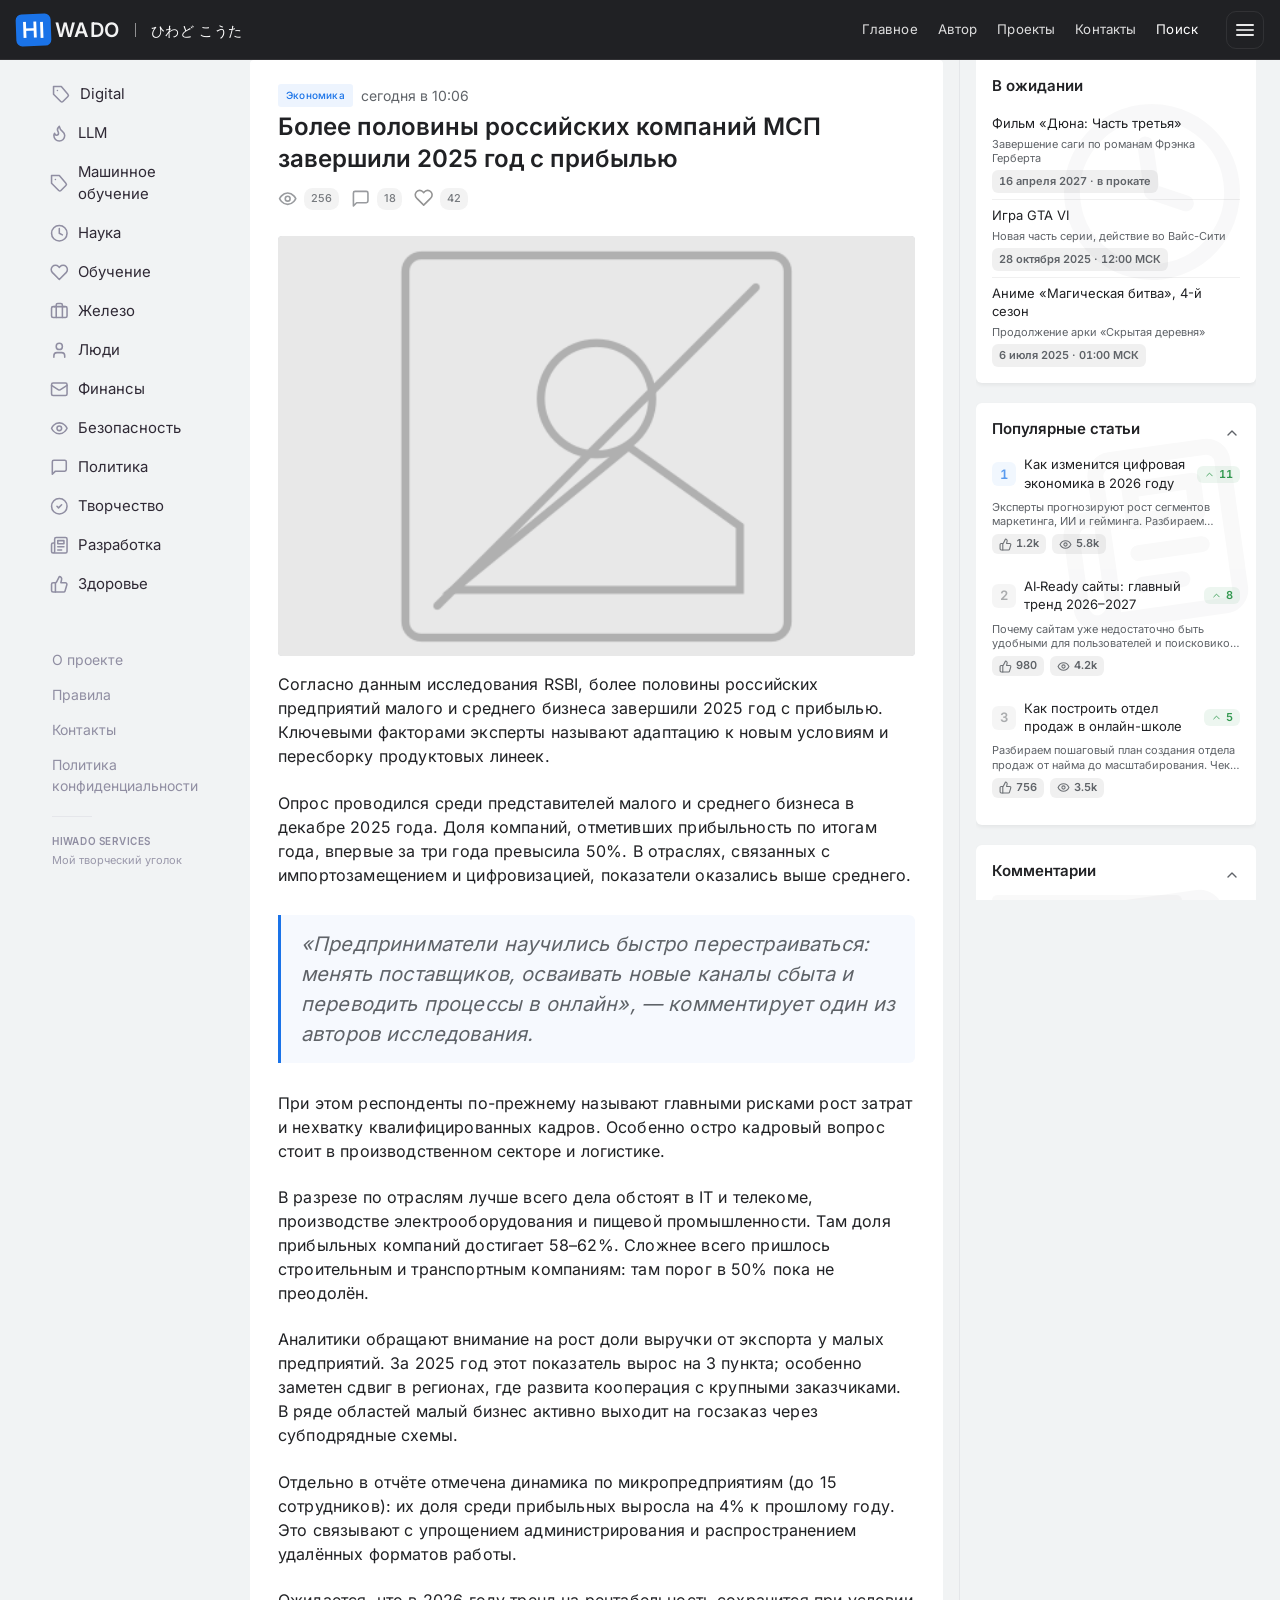
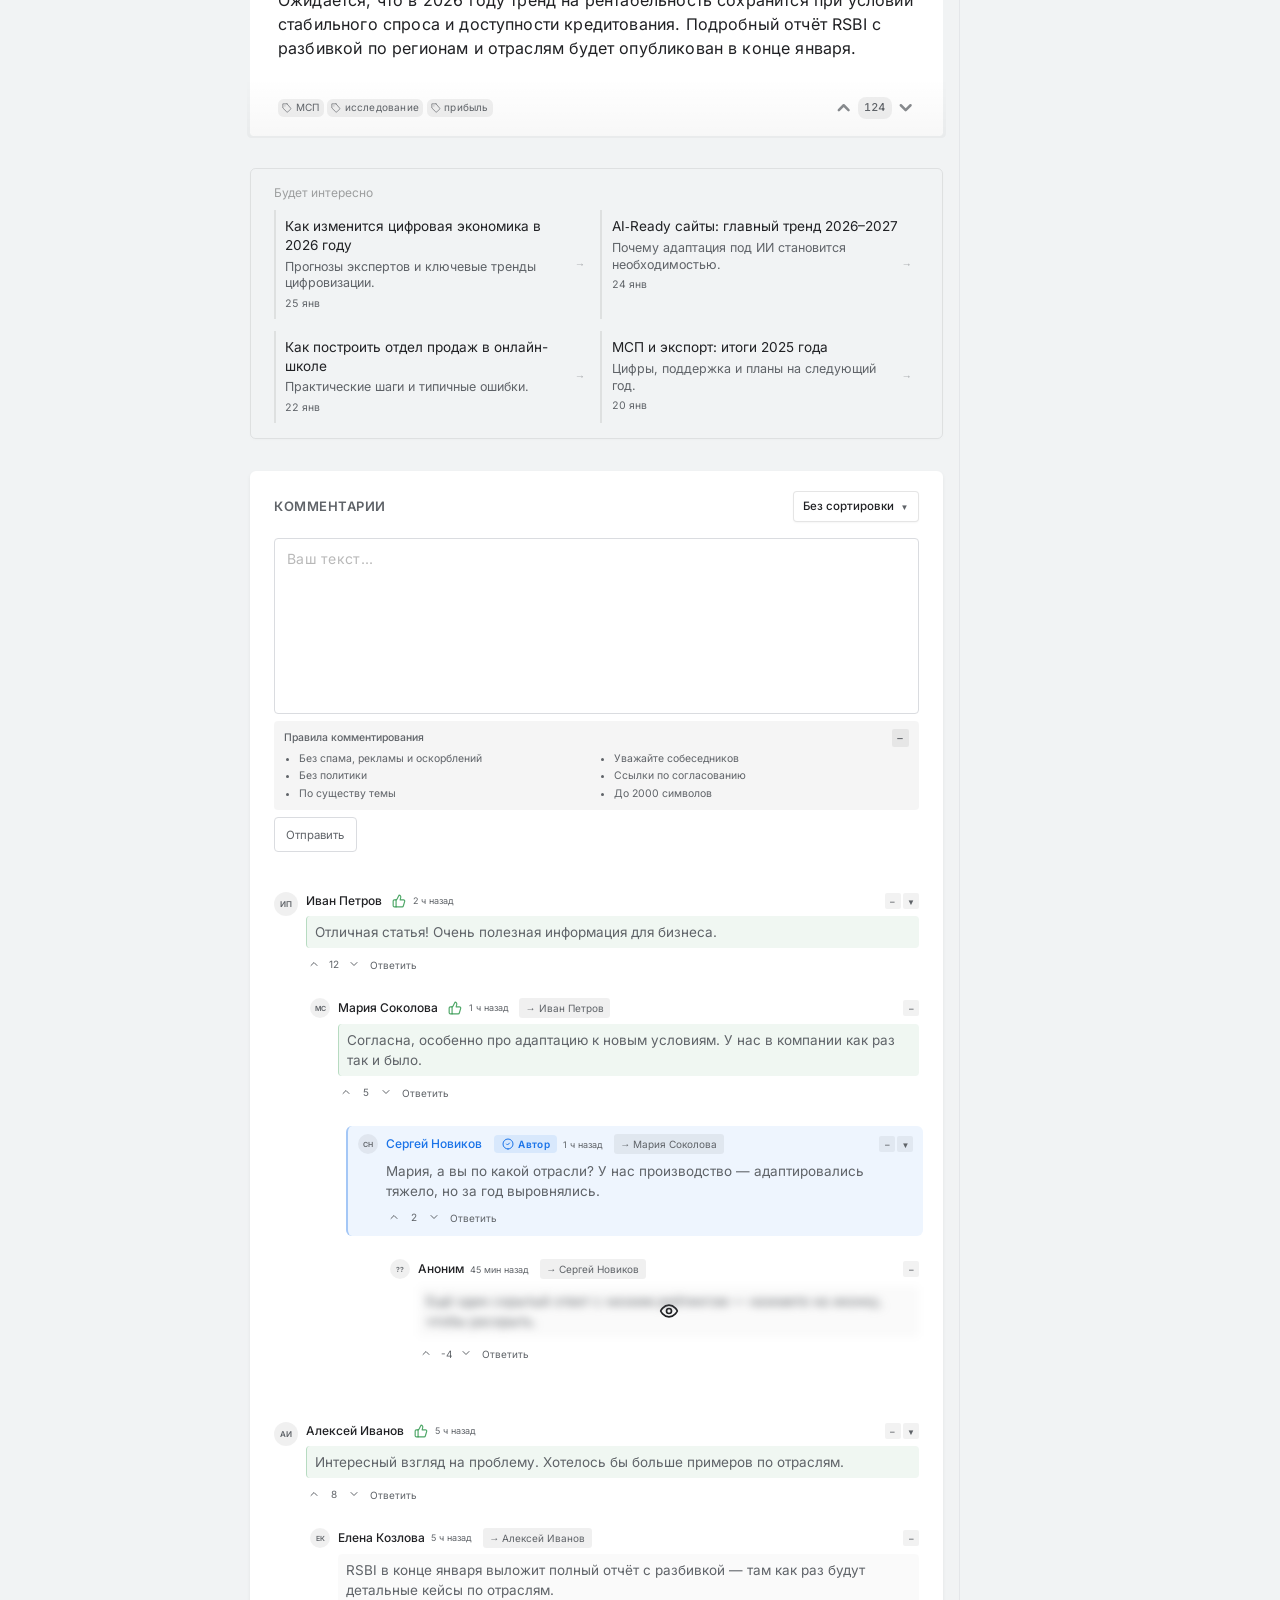
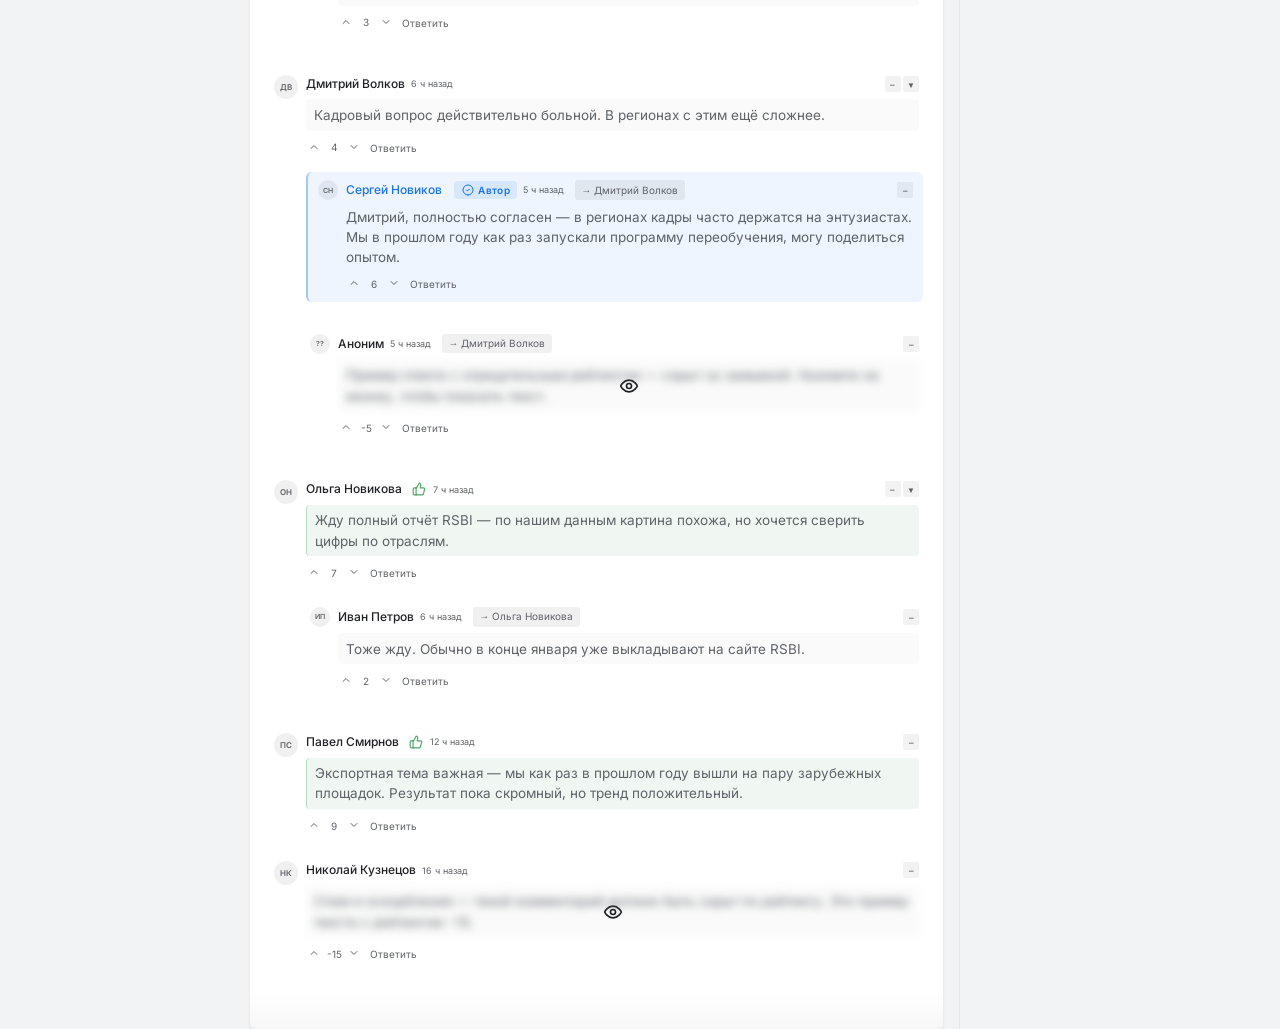
<file: fullnews.html>
<!DOCTYPE html>
<html lang="ru">

<head>
    <meta charset="UTF-8">
    <meta name="viewport" content="width=device-width, initial-scale=1.0">
    <meta name="description"
        content="Более половины российских компаний МСП завершили 2025 год с прибылью. Данные исследования RSBI, мнения экспертов.">
    <meta name="author" content="Hiwado">

    <meta property="og:type" content="article">
    <meta property="og:title" content="Более половины российских компаний МСП завершили 2025 год с прибылью">
    <meta property="og:description"
        content="Согласно данным исследования RSBI, более половины российских предприятий малого и среднего бизнеса завершили 2025 год с прибылью.">
    <meta property="og:url" content="https://hiwado.com/news/msb-profit-2025">
    <meta property="og:locale" content="ru_RU">
    <meta property="article:published_time" content="2026-01-28T10:06:00">
    <meta property="og:image" content="https://hiwado.com/images/no-image.png">
    <meta property="og:image:width" content="720">
    <meta property="og:image:height" content="405">

    <meta name="twitter:card" content="summary_large_image">
    <meta name="twitter:image" content="https://hiwado.com/images/no-image.png">
    <meta name="twitter:title" content="Более половины российских компаний МСП завершили 2025 год с прибылью">
    <meta name="twitter:description"
        content="Согласно данным исследования RSBI, более половины российских предприятий малого и среднего бизнеса завершили 2025 год с прибылью.">
    <meta name="theme-color" content="#020617">

    <title>Более половины российских компаний МСП завершили 2025 год с прибылью — Павильон Хивадо</title>

    <link rel="stylesheet" href="./styles/fonts.css">
    <link rel="stylesheet" href="./styles/main.css">
    <link rel="stylesheet" href="./styles/responsive.css">
</head>

<body>
    <svg xmlns="http://www.w3.org/2000/svg" aria-hidden="true" style="position:absolute;width:0;height:0;">
        <defs>
            <symbol id="icon-newspaper" viewBox="0 0 24 24" fill="none" stroke="currentColor" stroke-width="2"
                stroke-linecap="round" stroke-linejoin="round">
                <path
                    d="M4 22h16a2 2 0 0 0 2-2V4a2 2 0 0 0-2-2H8a2 2 0 0 0-2 2v16a2 2 0 0 1-2 2Zm0 0a2 2 0 0 1-2-2v-9c0-1.1.9-2 2-2h2" />
                <path d="M18 14h-8" />
                <path d="M15 18h-5" />
                <path d="M10 6h8v4h-8V6Z" />
            </symbol>
            <symbol id="icon-user" viewBox="0 0 24 24" fill="none" stroke="currentColor" stroke-width="2"
                stroke-linecap="round" stroke-linejoin="round">
                <path d="M19 21v-2a4 4 0 0 0-4-4H9a4 4 0 0 0-4 4v2" />
                <circle cx="12" cy="7" r="4" />
            </symbol>
            <symbol id="icon-briefcase" viewBox="0 0 24 24" fill="none" stroke="currentColor" stroke-width="2"
                stroke-linecap="round" stroke-linejoin="round">
                <path d="M16 20V4a2 2 0 0 0-2-2h-4a2 2 0 0 0-2 2v16" />
                <rect width="20" height="14" x="2" y="6" rx="2" />
                <path d="M6 6v.01" />
                <path d="M18 6v.01" />
            </symbol>
            <symbol id="icon-mail" viewBox="0 0 24 24" fill="none" stroke="currentColor" stroke-width="2"
                stroke-linecap="round" stroke-linejoin="round">
                <rect width="20" height="16" x="2" y="4" rx="2" />
                <path d="m22 7-8.97 5.7a1.94 1.94 0 0 1-2.06 0L2 7" />
            </symbol>
            <symbol id="icon-comment" viewBox="0 0 24 24" fill="none" stroke="currentColor" stroke-width="2"
                stroke-linecap="round" stroke-linejoin="round">
                <path d="M21 15a2 2 0 0 1-2 2H7l-4 4V5a2 2 0 0 1 2-2h14a2 2 0 0 1 2 2z" />
            </symbol>
            <symbol id="icon-bookmark" viewBox="0 0 24 24" fill="none" stroke="currentColor" stroke-width="2"
                stroke-linecap="round" stroke-linejoin="round">
                <path
                    d="M20.84 4.61a5.5 5.5 0 0 0-7.78 0L12 5.67l-1.06-1.06a5.5 5.5 0 0 0-7.78 7.78l1.06 1.06L12 21.23l7.78-7.78 1.06-1.06a5.5 5.5 0 0 0 0-7.78z" />
            </symbol>
            <symbol id="icon-thumb-up" viewBox="0 0 24 24" fill="none" stroke="currentColor" stroke-width="2"
                stroke-linecap="round" stroke-linejoin="round">
                <path d="M7 10v12" />
                <path
                    d="M15 5.88 14 10h5.83a2 2 0 0 1 1.92 2.56l-2.33 8A2 2 0 0 1 17.5 22H4a2 2 0 0 1-2-2v-8a2 2 0 0 1 2-2h2.76a2 2 0 0 0 1.79-1.11L12 2h0a3.13 3.13 0 0 1 3 3.88Z" />
            </symbol>
            <symbol id="icon-eye" viewBox="0 0 24 24" fill="none" stroke="currentColor" stroke-width="2"
                stroke-linecap="round" stroke-linejoin="round">
                <path d="M2 12s3-7 10-7 10 7 10 7-3 7-10 7-10-7-10-7Z" />
                <circle cx="12" cy="12" r="3" />
            </symbol>
            <symbol id="icon-chevron-up" viewBox="0 0 24 24" fill="none" stroke="currentColor" stroke-width="2"
                stroke-linecap="round" stroke-linejoin="round">
                <path d="m18 15-6-6-6 6" />
            </symbol>
            <symbol id="icon-chevron-down" viewBox="0 0 24 24" fill="none" stroke="currentColor" stroke-width="2"
                stroke-linecap="round" stroke-linejoin="round">
                <path d="m6 9 6 6 6-6" />
            </symbol>
            <symbol id="icon-chevron-up-thick" viewBox="0 0 24 24" fill="none" stroke="currentColor" stroke-width="3.12"
                stroke-linecap="round" stroke-linejoin="round">
                <path d="m18 15-6-6-6 6" />
            </symbol>
            <symbol id="icon-chevron-down-thick" viewBox="0 0 24 24" fill="none" stroke="currentColor"
                stroke-width="3.12" stroke-linecap="round" stroke-linejoin="round">
                <path d="m6 9 6 6 6-6" />
            </symbol>
            <symbol id="icon-arrow-right" viewBox="0 0 24 24" fill="none" stroke="currentColor" stroke-width="2"
                stroke-linecap="round" stroke-linejoin="round">
                <path d="M5 12h14" />
                <path d="m12 5 7 7-7 7" />
            </symbol>
            <symbol id="icon-arrow-left" viewBox="0 0 24 24" fill="none" stroke="currentColor" stroke-width="2"
                stroke-linecap="round" stroke-linejoin="round">
                <path d="m12 19-7-7 7-7" />
                <path d="M19 12H5" />
            </symbol>
            <symbol id="icon-arrow-up" viewBox="0 0 24 24" fill="none" stroke="currentColor" stroke-width="2"
                stroke-linecap="round" stroke-linejoin="round">
                <path d="m18 15-6-6-6 6" />
            </symbol>
            <symbol id="icon-arrow-up-thick" viewBox="0 0 24 24" fill="none" stroke="currentColor"
                stroke-linecap="round" stroke-linejoin="round">
                <path d="m18 15-6-6-6 6" stroke-width="2.95" />
            </symbol>
            <symbol id="icon-clock" viewBox="0 0 24 24" fill="none" stroke="currentColor" stroke-width="2"
                stroke-linecap="round" stroke-linejoin="round">
                <circle cx="12" cy="12" r="10" />
                <path d="M12 6v6l4 2" />
            </symbol>
            <symbol id="icon-flame" viewBox="0 0 24 24" fill="none" stroke="currentColor" stroke-width="2"
                stroke-linecap="round" stroke-linejoin="round">
                <path
                    d="M8.5 14.5A2.5 2.5 0 0 0 11 12c0-1.38-.5-2-1-3-1.072-2.143-.224-4.054 2-6 .5 2.5 2 4.9 4 6.5 2 1.6 3 3.5 3 5.5a7 7 0 1 1-14 0c0-1.153.433-2.294 1-3a2.5 2.5 0 0 0 2.5 2.5z" />
            </symbol>
            <symbol id="icon-tag" viewBox="0 0 24 24" fill="none" stroke="currentColor" stroke-width="2"
                stroke-linecap="round" stroke-linejoin="round">
                <path d="M12 2H2v10l9.29 9.29a2 2 0 0 0 2.82 0l6.42-6.42a2 2 0 0 0 0-2.82L12 2Z" />
                <path d="M7 7h.01" />
            </symbol>
            <symbol id="icon-author" viewBox="0 0 24 24" fill="none" stroke="currentColor" stroke-width="2"
                stroke-linecap="round" stroke-linejoin="round">
                <path d="M12 22c5.523 0 10-4.477 10-10S17.523 2 12 2 2 6.477 2 12s4.477 10 10 10z" />
                <path d="m9 12 2 2 4-4" />
            </symbol>
        </defs>
    </svg>
    <header class="topbar">
        <div class="topbar-inner">
            <div class="brand-block">
                <a class="brand-link" href="/" aria-label="HIWADO - Главная страница">
                    <span class="brand-word" aria-hidden="true">
                        <span class="brand-hi">HI</span><span class="brand-rest">WADO</span>
                    </span>
                </a>
                <span class="brand-sep" aria-hidden="true"></span>
                <span class="brand-slogan-wrap">
                    <span class="brand-slogan-tooltip" aria-hidden="true">Творческий уголок Hiwado Kota</span>
                    <span class="brand-slogan">ひわど こうた</span>
                </span>
            </div>

            <nav class="menu" aria-label="Основная навигация">
                <a href="/">Главное</a>
                <a href="/author">Автор</a>
                <a href="/projects">Проекты</a>
                <a href="/contacts">Контакты</a>
                <a href="#" class="menu-search" data-search-trigger>Поиск</a>
            </nav>

            <details class="action-menu">
                <summary class="action-toggle" aria-label="Меню действий">
                    <span class="burger" aria-hidden="true"><span></span></span>
                </summary>
                <div class="action-panel" role="menu">
                    <nav class="mobile-menu" aria-label="Мобильная навигация">
                        <a class="action-item mobile-menu-item" href="/" role="menuitem">Главное</a>
                        <a class="action-item mobile-menu-item" href="/author" role="menuitem">Автор</a>
                        <a class="action-item mobile-menu-item" href="/projects" role="menuitem">Проекты</a>
                        <a class="action-item mobile-menu-item" href="/contacts" role="menuitem">Контакты</a>
                        <a class="action-item mobile-menu-item menu-search" href="#" data-search-trigger
                            role="menuitem">Поиск</a>
                    </nav>
                    <div class="action-divider"></div>
                    <a class="action-item action-item-register" href="/register" role="menuitem">Регистрация</a>
                    <a class="action-item action-item-primary" href="/login" role="menuitem">Войти</a>
                </div>
            </details>
        </div>
    </header>

    <div class="search-popup" id="searchPopup" aria-hidden="true" inert role="dialog" aria-label="Поиск">
        <div class="search-popup-overlay"></div>
        <div class="search-popup-content">
            <div class="search-popup-header">
                <button class="search-popup-close" type="button" aria-label="Закрыть поиск">
                    <svg width="24" height="24" viewBox="0 0 24 24" fill="none" aria-hidden="true" focusable="false">
                        <path d="M18 6L6 18M6 6l12 12" stroke="currentColor" stroke-width="2" stroke-linecap="round"
                            stroke-linejoin="round" />
                    </svg>
                </button>
            </div>
            <form class="search-popup-form" action="/search" method="get" role="search">
                <input type="search" name="q" class="search-popup-input" placeholder="Поиск..."
                    aria-label="Поиск по сайту" autocomplete="off">
            </form>
            <div class="search-popup-sections">
                <div class="search-popup-sections-grid">
                    <a href="/" class="search-popup-section">
                        <span class="search-popup-section-icon icon" aria-hidden="true"><svg width="24" height="24"
                                viewBox="0 0 24 24" aria-hidden="true" focusable="false">
                                <use href="#icon-newspaper" />
                            </svg></span>
                        <div class="search-popup-section-content">
                            <h4 class="search-popup-section-title">Главное</h4>
                            <p class="search-popup-section-desc">Последние новости и статьи</p>
                        </div>
                    </a>
                    <a href="/author" class="search-popup-section">
                        <span class="search-popup-section-icon icon" aria-hidden="true"><svg width="24" height="24"
                                viewBox="0 0 24 24" aria-hidden="true" focusable="false">
                                <use href="#icon-user" />
                            </svg></span>
                        <div class="search-popup-section-content">
                            <h4 class="search-popup-section-title">Автор</h4>
                            <p class="search-popup-section-desc">Информация об авторе блога</p>
                        </div>
                    </a>
                    <a href="/projects" class="search-popup-section">
                        <span class="search-popup-section-icon icon" aria-hidden="true"><svg width="24" height="24"
                                viewBox="0 0 24 24" aria-hidden="true" focusable="false">
                                <use href="#icon-briefcase" />
                            </svg></span>
                        <div class="search-popup-section-content">
                            <h4 class="search-popup-section-title">Проекты</h4>
                            <p class="search-popup-section-desc">Мои проекты и разработки</p>
                        </div>
                    </a>
                    <a href="/contacts" class="search-popup-section">
                        <span class="search-popup-section-icon icon" aria-hidden="true"><svg width="24" height="24"
                                viewBox="0 0 24 24" aria-hidden="true" focusable="false">
                                <use href="#icon-mail" />
                            </svg></span>
                        <div class="search-popup-section-content">
                            <h4 class="search-popup-section-title">Контакты</h4>
                            <p class="search-popup-section-desc">Связь со мной</p>
                        </div>
                    </a>
                </div>
            </div>
            <div class="search-popup-footer">
                <p class="search-popup-description">Персональный блог Hiwado — обзоры, уроки и размышления обо всём
                    интересном.</p>
            </div>
        </div>
    </div>

    <main class="page">
        <aside class="aside-left narrow" aria-label="Разделы и навигация">
            <ul class="aside-left-menu widget-menu">
                <li><a href="/category/digital"><span class="aside-left-menu-icon" aria-hidden="true"><svg width="20"
                                height="20" viewBox="0 0 24 24">
                                <use href="#icon-tag" />
                            </svg></span>Digital<span class="aside-left-category-tooltip"
                            aria-hidden="true">Digital</span></a></li>
                <li><a href="/category/llm"><span class="aside-left-menu-icon" aria-hidden="true"><svg width="20"
                                height="20" viewBox="0 0 24 24">
                                <use href="#icon-flame" />
                            </svg></span>LLM<span class="aside-left-category-tooltip" aria-hidden="true">LLM</span></a>
                </li>
                <li><a href="/category/ml"><span class="aside-left-menu-icon" aria-hidden="true"><svg width="20"
                                height="20" viewBox="0 0 24 24">
                                <use href="#icon-tag" />
                            </svg></span>Машинное обучение<span class="aside-left-category-tooltip"
                            aria-hidden="true">Машинное обучение</span></a></li>
                <li><a href="/category/science"><span class="aside-left-menu-icon" aria-hidden="true"><svg width="20"
                                height="20" viewBox="0 0 24 24">
                                <use href="#icon-clock" />
                            </svg></span>Наука<span class="aside-left-category-tooltip"
                            aria-hidden="true">Наука</span></a></li>
                <li><a href="/category/education"><span class="aside-left-menu-icon" aria-hidden="true"><svg width="20"
                                height="20" viewBox="0 0 24 24">
                                <use href="#icon-bookmark" />
                            </svg></span>Обучение<span class="aside-left-category-tooltip"
                            aria-hidden="true">Обучение</span></a></li>
                <li><a href="/category/hardware"><span class="aside-left-menu-icon" aria-hidden="true"><svg width="20"
                                height="20" viewBox="0 0 24 24">
                                <use href="#icon-briefcase" />
                            </svg></span>Железо<span class="aside-left-category-tooltip"
                            aria-hidden="true">Железо</span></a></li>
                <li><a href="/category/people"><span class="aside-left-menu-icon" aria-hidden="true"><svg width="20"
                                height="20" viewBox="0 0 24 24">
                                <use href="#icon-user" />
                            </svg></span>Люди<span class="aside-left-category-tooltip"
                            aria-hidden="true">Люди</span></a></li>
                <li><a href="/category/finance"><span class="aside-left-menu-icon" aria-hidden="true"><svg width="20"
                                height="20" viewBox="0 0 24 24">
                                <use href="#icon-mail" />
                            </svg></span>Финансы<span class="aside-left-category-tooltip"
                            aria-hidden="true">Финансы</span></a></li>
                <li><a href="/category/security"><span class="aside-left-menu-icon" aria-hidden="true"><svg width="20"
                                height="20" viewBox="0 0 24 24">
                                <use href="#icon-eye" />
                            </svg></span>Безопасность<span class="aside-left-category-tooltip"
                            aria-hidden="true">Безопасность</span></a></li>
                <li><a href="/category/politics"><span class="aside-left-menu-icon" aria-hidden="true"><svg width="20"
                                height="20" viewBox="0 0 24 24">
                                <use href="#icon-comment" />
                            </svg></span>Политика<span class="aside-left-category-tooltip"
                            aria-hidden="true">Политика</span></a></li>
                <li><a href="/category/creativity"><span class="aside-left-menu-icon" aria-hidden="true"><svg width="20"
                                height="20" viewBox="0 0 24 24">
                                <use href="#icon-author" />
                            </svg></span>Творчество<span class="aside-left-category-tooltip"
                            aria-hidden="true">Творчество</span></a></li>
                <li><a href="/category/dev"><span class="aside-left-menu-icon" aria-hidden="true"><svg width="20"
                                height="20" viewBox="0 0 24 24">
                                <use href="#icon-newspaper" />
                            </svg></span>Разработка<span class="aside-left-category-tooltip"
                            aria-hidden="true">Разработка</span></a></li>
                <li><a href="/category/health"><span class="aside-left-menu-icon" aria-hidden="true"><svg width="20"
                                height="20" viewBox="0 0 24 24">
                                <use href="#icon-thumb-up" />
                            </svg></span>Здоровье<span class="aside-left-category-tooltip"
                            aria-hidden="true">Здоровье</span></a></li>
            </ul>
            <footer class="aside-left-footer">
                <a href="/about" class="aside-left-link">О проекте</a>
                <a href="/rules" class="aside-left-link">Правила</a>
                <a href="/contacts" class="aside-left-link">Контакты</a>
                <a href="/privacy" class="aside-left-link">Политика конфиденциальности</a>
                <p class="aside-footer-copy">
                    <span class="copy-name">HIWADO SERVICES</span>
                    <span class="copy-desc">Мой творческий уголок</span>
                </p>
            </footer>
        </aside>
        <section class="main" aria-label="Полная новость">
            <h1 class="visually-hidden">Статья</h1>
            <div class="card-wrapper">
                <article class="card card--full" itemscope itemtype="https://schema.org/NewsArticle">
                    <header class="card-header">
                        <div class="card-meta">
                            <a href="/category/economy" class="tag">Экономика</a>
                            <time class="time" datetime="2026-01-28T10:06:00" itemprop="datePublished">сегодня в
                                10:06</time>
                        </div>
                        <h2 class="card-title" itemprop="headline">Более половины российских компаний МСП
                            завершили 2025 год с прибылью</h2>
                        <link itemprop="url" href="https://hiwado.com/news/msb-profit-2025">
                        <meta itemprop="author" content="Hiwado">
                        <meta itemprop="dateModified" content="2026-01-28T10:06:00">
                        <div class="card-stats">
                            <span class="views-stat"><span class="views-tooltip" aria-hidden="true">Количество
                                    просмотров</span><span class="views-inner"><span class="icon icon--sm"
                                        aria-hidden="true"><svg width="20" height="20" viewBox="0 0 24 24"
                                            aria-hidden="true" focusable="false">
                                            <use href="#icon-eye" />
                                        </svg></span><span class="views-count"
                                        aria-hidden="true">256</span></span></span>
                            <button type="button" class="comment-btn" aria-label="Комментарии: 18"><span
                                    class="comment-tooltip" aria-hidden="true">Комментарии</span><span
                                    class="comment-btn-inner"><span class="icon icon--sm" aria-hidden="true"><svg
                                            width="20" height="20" viewBox="0 0 24 24" aria-hidden="true"
                                            focusable="false">
                                            <use href="#icon-comment" />
                                        </svg></span><span class="comment-count"
                                        aria-hidden="true">18</span></span></button>
                            <span class="favorites-stat"><span class="favorites-tooltip" aria-hidden="true">Добавлено в
                                    закладки</span><span class="favorites-inner"><button type="button"
                                        class="bookmark-btn" aria-label="Добавить в закладки"><span
                                            class="icon icon--sm" aria-hidden="true"><svg class="icon-favorite"
                                                width="20" height="20" viewBox="0 0 24 24" aria-hidden="true"
                                                focusable="false">
                                                <use href="#icon-bookmark" />
                                            </svg></span></button><span class="favorites-count"
                                        aria-hidden="true">42</span></span></span>
                        </div>
                    </header>

                    <div class="card-content">
                        <figure class="card-image noimage" aria-hidden="true" itemprop="image" itemscope
                            itemtype="https://schema.org/ImageObject">
                            <link itemprop="url" href="https://hiwado.com/images/no-image.png">
                            <img src="./images/no-image.png" alt="" width="720" height="405" loading="eager"
                                decoding="async" itemprop="contentUrl">
                        </figure>
                        <div class="card-text article-body">
                            <p class="article-body-lead">
                                Согласно данным исследования RSBI, более половины российских предприятий малого и
                                среднего бизнеса завершили 2025 год с прибылью. Ключевыми факторами эксперты называют
                                адаптацию к новым условиям и пересборку продуктовых линеек.
                            </p>
                            <p>
                                Опрос проводился среди представителей малого и среднего бизнеса в декабре 2025 года.
                                Доля компаний, отметивших прибыльность по итогам года, впервые за три года превысила
                                50%. В отраслях, связанных с импортозамещением и цифровизацией, показатели оказались
                                выше среднего.
                            </p>
                            <blockquote class="article-body-quote">
                                «Предприниматели научились быстро перестраиваться: менять поставщиков, осваивать новые
                                каналы сбыта и переводить процессы в онлайн», — комментирует один из авторов
                                исследования.
                            </blockquote>
                            <p>
                                При этом респонденты по-прежнему называют главными рисками рост затрат и нехватку
                                квалифицированных кадров. Особенно остро кадровый вопрос стоит в производственном
                                секторе и логистике.
                            </p>
                            <p>
                                В разрезе по отраслям лучше всего дела обстоят в IT и телекоме, производстве
                                электрооборудования и пищевой промышленности. Там доля прибыльных компаний достигает
                                58–62%. Сложнее всего пришлось строительным и транспортным компаниям: там порог в 50%
                                пока не преодолён.
                            </p>
                            <p>
                                Аналитики обращают внимание на рост доли выручки от экспорта у малых предприятий. За
                                2025 год этот показатель вырос на 3 пункта; особенно заметен сдвиг в регионах, где
                                развита кооперация с крупными заказчиками. В ряде областей малый бизнес активно выходит
                                на госзаказ через субподрядные схемы.
                            </p>
                            <p>
                                Отдельно в отчёте отмечена динамика по микропредприятиям (до 15 сотрудников): их доля
                                среди прибыльных выросла на 4% к прошлому году. Это связывают с упрощением
                                администрирования и распространением удалённых форматов работы.
                            </p>
                            <p>
                                Ожидается, что в 2026 году тренд на рентабельность сохранится при условии стабильного
                                спроса и доступности кредитования. Подробный отчёт RSBI с разбивкой по регионам и
                                отраслям будет опубликован в конце января.
                            </p>
                        </div>
                    </div>

                    <footer class="card-footer">
                        <span class="card-footer-tags">
                            <a href="/tag/msb" class="tag"><span class="card-footer-tags-icon" aria-hidden="true"><svg
                                        width="12" height="12" viewBox="0 0 24 24" aria-hidden="true">
                                        <use href="#icon-tag" />
                                    </svg></span>МСП</a>
                            <a href="/tag/research" class="tag"><span class="card-footer-tags-icon"
                                    aria-hidden="true"><svg width="12" height="12" viewBox="0 0 24 24"
                                        aria-hidden="true">
                                        <use href="#icon-tag" />
                                    </svg></span>исследование</a>
                            <a href="/tag/profit" class="tag"><span class="card-footer-tags-icon"
                                    aria-hidden="true"><svg width="12" height="12" viewBox="0 0 24 24"
                                        aria-hidden="true">
                                        <use href="#icon-tag" />
                                    </svg></span>прибыль</a>
                        </span>
                        <div class="card-tags-mobile">
                            <button type="button" class="card-tags-trigger" aria-expanded="false" aria-haspopup="true"
                                aria-label="Теги"><span class="icon icon--sm" aria-hidden="true"><svg width="20"
                                        height="20" viewBox="0 0 24 24" aria-hidden="true" focusable="false">
                                        <use href="#icon-tag" />
                                    </svg></span></button>
                            <div class="card-tags-popup" role="dialog" aria-label="Теги записи" hidden></div>
                        </div>
                        <div class="card-rating" role="group" aria-label="Рейтинг записи">
                            <button type="button" class="rating-btn rating-up" aria-label="Повысить рейтинг"
                                data-action="up">
                                <span class="icon icon--sm" aria-hidden="true"><svg width="20" height="20"
                                        viewBox="0 0 24 24" aria-hidden="true" focusable="false">
                                        <use href="#icon-chevron-up-thick" />
                                    </svg></span>
                            </button>
                            <span class="rating-value-wrap" title="Рейтинг"><span class="rating-value-tooltip"
                                    aria-hidden="true">Рейтинг</span><span class="rating-value"
                                    aria-live="polite">124</span></span>
                            <button type="button" class="rating-btn rating-down" aria-label="Понизить рейтинг"
                                data-action="down">
                                <span class="icon icon--sm" aria-hidden="true"><svg width="20" height="20"
                                        viewBox="0 0 24 24" aria-hidden="true" focusable="false">
                                        <use href="#icon-chevron-down-thick" />
                                    </svg></span>
                            </button>
                        </div>
                    </footer>
                </article>
            </div>

            <section class="similar-news block-fill" aria-labelledby="similar-news-title">
                <h2 id="similar-news-title" class="similar-news-title">Будет интересно</h2>
                <div class="similar-news-grid">
                    <a class="similar-news-card" href="/news/digital-economy-2026">
                        <span class="similar-news-card-title">Как изменится цифровая экономика в 2026 году</span>
                        <p class="similar-news-card-desc">Прогнозы экспертов и ключевые тренды цифровизации.</p>
                        <time class="similar-news-card-date" datetime="2026-01-25T14:00:00">25 янв</time>
                    </a>
                    <a class="similar-news-card" href="/news/ai-ready-sites">
                        <span class="similar-news-card-title">AI‑Ready сайты: главный тренд 2026–2027</span>
                        <p class="similar-news-card-desc">Почему адаптация под ИИ становится необходимостью.</p>
                        <time class="similar-news-card-date" datetime="2026-01-24T09:30:00">24 янв</time>
                    </a>
                    <a class="similar-news-card" href="/news/sales-department-online-school">
                        <span class="similar-news-card-title">Как построить отдел продаж в онлайн-школе</span>
                        <p class="similar-news-card-desc">Практические шаги и типичные ошибки.</p>
                        <time class="similar-news-card-date" datetime="2026-01-22T11:00:00">22 янв</time>
                    </a>
                    <a class="similar-news-card" href="/news/msb-export-2025">
                        <span class="similar-news-card-title">МСП и экспорт: итоги 2025 года</span>
                        <p class="similar-news-card-desc">Цифры, поддержка и планы на следующий год.</p>
                        <time class="similar-news-card-date" datetime="2026-01-20T16:45:00">20 янв</time>
                    </a>
                </div>
                <footer class="block-fill-footer" aria-hidden="true"></footer>
            </section>

            <section class="comments-feed block-fill" aria-labelledby="comments-feed-title">
                <div class="comments-feed-header">
                    <h2 id="comments-feed-title" class="comments-feed-title">Комментарии</h2>
                    <div class="comments-feed-sort">
                        <details class="comments-feed-sort-dropdown">
                            <summary class="comments-feed-sort-trigger">
                                <span class="comments-feed-sort-trigger-text">Без сортировки</span>
                            </summary>
                            <ul class="comments-feed-sort-list" role="listbox">
                                <li><button type="button" class="comments-feed-sort-option is-active" data-sort="order"
                                        role="option">Без сортировки</button></li>
                                <li><button type="button" class="comments-feed-sort-option" data-sort="rating"
                                        role="option">По рейтингу</button></li>
                                <li><button type="button" class="comments-feed-sort-option" data-sort="date"
                                        role="option">По дате</button></li>
                            </ul>
                        </details>
                    </div>
                </div>
                <form class="comment-form" action="#" method="post" aria-label="Добавить комментарий">
                    <textarea class="comment-form-textarea" id="comment-field" name="text" rows="1"
                        placeholder="Ваш текст..." maxlength="2000" aria-describedby="comment-hint"></textarea>
                    <div class="comment-form-rules" id="comment-hint" aria-live="polite">
                        <div class="comment-form-rules-header">
                            <p class="comment-form-rules-title">Правила комментирования</p>
                            <button type="button" class="comment-form-rules-toggle" aria-label="Свернуть правила"
                                aria-expanded="true" data-comment-rules-toggle></button>
                        </div>
                        <ul class="comment-form-rules-list">
                            <li>Без спама, рекламы и оскорблений</li>
                            <li>Без политики</li>
                            <li>По существу темы</li>
                            <li>Уважайте собеседников</li>
                            <li>Ссылки по согласованию</li>
                            <li>До 2000 символов</li>
                        </ul>
                    </div>
                    <button type="submit" class="comment-form-submit">Отправить</button>
                </form>
                <div class="comments-feed-list">
                    <div class="comments-feed-item">
                        <div class="comment-inner">
                            <a href="/user/ivan-petrov" class="comment-avatar-wrap" aria-label="Профиль Ивана Петрова">
                                <div class="comment-avatar" aria-hidden="true">ИП</div>
                            </a>
                            <div class="comment-body">
                                <div class="comments-feed-meta">
                                    <a href="/user/ivan-petrov" class="comment-author-link">Иван Петров</a>
                                    <time class="comments-feed-time" datetime="2026-01-28T09:00:00">2 ч назад</time>
                                    <span class="comment-meta-toggles">
                                        <span class="comment-toggle-wrap"><span class="comment-toggle-tooltip"
                                                aria-hidden="true">Свернуть комментарий</span><button type="button"
                                                class="comment-toggle-btn" aria-label="Свернуть комментарий"
                                                data-comment-toggle></button></span>
                                        <span class="comment-toggle-wrap"><span class="comment-toggle-tooltip"
                                                aria-hidden="true">Свернуть ветку ответов</span><button type="button"
                                                class="comment-branch-toggle-btn" aria-label="Свернуть ветку"
                                                data-branch-toggle></button></span>
                                    </span>
                                </div>
                                <p class="comments-feed-text">Отличная статья! Очень полезная информация для бизнеса.
                                </p>
                                <div class="comment-actions-row">
                                    <div class="comment-actions">
                                        <div class="comment-rating" role="group" aria-label="Рейтинг комментария">
                                            <button type="button" class="comment-rating-btn comment-rating-up"
                                                aria-label="Плюс" data-action="up"><span class="icon icon--xs"
                                                    aria-hidden="true"><svg width="14" height="14" viewBox="0 0 24 24">
                                                        <use href="#icon-chevron-up" />
                                                    </svg></span></button>
                                            <span class="comment-rating-value" aria-live="polite">12</span>
                                            <button type="button" class="comment-rating-btn comment-rating-down"
                                                aria-label="Минус" data-action="down"><span class="icon icon--xs"
                                                    aria-hidden="true"><svg width="14" height="14" viewBox="0 0 24 24">
                                                        <use href="#icon-chevron-down" />
                                                    </svg></span></button>
                                        </div>
                                        <button type="button" class="comment-reply-btn" aria-label="Ответить"
                                            data-reply-trigger>Ответить</button>
                                    </div>
                                </div>
                            </div>
                        </div>
                        <div class="comments-feed-replies">
                            <div class="comments-feed-item comments-feed-item--reply">
                                <div class="comment-reply-inner">
                                    <a href="/user/maria-sokolova" class="comment-avatar-wrap"
                                        aria-label="Профиль Марии Соколовой">
                                        <div class="comment-avatar comment-avatar--sm" aria-hidden="true">МС</div>
                                    </a>
                                    <div class="comment-body">
                                        <div class="comments-feed-meta">
                                            <a href="/user/maria-sokolova" class="comment-author-link">Мария
                                                Соколова</a>
                                            <time class="comments-feed-time" datetime="2026-01-28T08:30:00">1 ч
                                                назад</time>
                                            <span class="comment-reply-to" aria-hidden="true">→ Иван Петров</span>
                                            <span class="comment-meta-toggles">
                                                <span class="comment-toggle-wrap"><span class="comment-toggle-tooltip"
                                                        aria-hidden="true">Свернуть комментарий</span><button
                                                        type="button" class="comment-toggle-btn"
                                                        aria-label="Свернуть комментарий"
                                                        data-comment-toggle></button></span>
                                            </span>
                                        </div>
                                        <p class="comments-feed-text">Согласна, особенно про адаптацию к новым условиям.
                                            У нас в компании как раз так и было.</p>
                                        <div class="comment-actions-row">
                                            <div class="comment-actions">
                                                <div class="comment-rating" role="group"
                                                    aria-label="Рейтинг комментария">
                                                    <button type="button" class="comment-rating-btn comment-rating-up"
                                                        aria-label="Плюс" data-action="up"><span class="icon icon--xs"
                                                            aria-hidden="true"><svg width="14" height="14"
                                                                viewBox="0 0 24 24">
                                                                <use href="#icon-chevron-up" />
                                                            </svg></span></button>
                                                    <span class="comment-rating-value" aria-live="polite">5</span>
                                                    <button type="button" class="comment-rating-btn comment-rating-down"
                                                        aria-label="Минус" data-action="down"><span
                                                            class="icon icon--xs" aria-hidden="true"><svg width="14"
                                                                height="14" viewBox="0 0 24 24">
                                                                <use href="#icon-chevron-down" />
                                                            </svg></span></button>
                                                </div>
                                                <button type="button" class="comment-reply-btn" aria-label="Ответить"
                                                    data-reply-trigger>Ответить</button>
                                            </div>
                                        </div>
                                    </div>
                                </div>
                                <div class="comments-feed-replies">
                                    <div
                                        class="comments-feed-item comments-feed-item--reply comments-feed-item--author">
                                        <div class="comment-reply-inner">
                                            <a href="/user/sergey-novikov" class="comment-avatar-wrap"
                                                aria-label="Профиль Сергея Новикова">
                                                <div class="comment-avatar comment-avatar--sm" aria-hidden="true">СН
                                                </div>
                                            </a>
                                            <div class="comment-body">
                                                <div class="comments-feed-meta">
                                                    <a href="/user/sergey-novikov" class="comment-author-link">Сергей
                                                        Новиков</a><span class="comment-author-badge"><svg
                                                            class="comment-author-badge-icon" width="12" height="12"
                                                            viewBox="0 0 24 24" aria-hidden="true">
                                                            <use href="#icon-author" />
                                                        </svg><span
                                                            class="comment-author-badge-text">Автор</span></span>
                                                    <time class="comments-feed-time" datetime="2026-01-28T08:15:00">1 ч
                                                        назад</time>
                                                    <span class="comment-reply-to" aria-hidden="true">→ Мария
                                                        Соколова</span>
                                                    <span class="comment-meta-toggles">
                                                        <span class="comment-toggle-wrap"><span
                                                                class="comment-toggle-tooltip"
                                                                aria-hidden="true">Свернуть комментарий</span><button
                                                                type="button" class="comment-toggle-btn"
                                                                aria-label="Свернуть комментарий"
                                                                data-comment-toggle></button></span>
                                                        <span class="comment-toggle-wrap"><span
                                                                class="comment-toggle-tooltip"
                                                                aria-hidden="true">Свернуть ветку ответов</span><button
                                                                type="button" class="comment-branch-toggle-btn"
                                                                aria-label="Свернуть ветку"
                                                                data-branch-toggle></button></span>
                                                    </span>
                                                </div>
                                                <p class="comments-feed-text">Мария, а вы по какой отрасли? У нас
                                                    производство — адаптировались тяжело, но за год выровнялись.</p>
                                                <div class="comment-actions-row">
                                                    <div class="comment-actions">
                                                        <div class="comment-rating" role="group"
                                                            aria-label="Рейтинг комментария">
                                                            <button type="button"
                                                                class="comment-rating-btn comment-rating-up"
                                                                aria-label="Плюс" data-action="up"><span
                                                                    class="icon icon--xs" aria-hidden="true"><svg
                                                                        width="14" height="14" viewBox="0 0 24 24">
                                                                        <use href="#icon-chevron-up" />
                                                                    </svg></span></button>
                                                            <span class="comment-rating-value"
                                                                aria-live="polite">2</span>
                                                            <button type="button"
                                                                class="comment-rating-btn comment-rating-down"
                                                                aria-label="Минус" data-action="down"><span
                                                                    class="icon icon--xs" aria-hidden="true"><svg
                                                                        width="14" height="14" viewBox="0 0 24 24">
                                                                        <use href="#icon-chevron-down" />
                                                                    </svg></span></button>
                                                        </div>
                                                        <button type="button" class="comment-reply-btn"
                                                            aria-label="Ответить" data-reply-trigger>Ответить</button>
                                                    </div>
                                                </div>
                                            </div>
                                        </div>
                                        <div class="comments-feed-replies">
                                            <div
                                                class="comments-feed-item comments-feed-item--reply comments-feed-item--low-rating">
                                                <div class="comment-reply-inner">
                                                    <a href="/user/anon-user" class="comment-avatar-wrap"
                                                        aria-label="Профиль пользователя">
                                                        <div class="comment-avatar comment-avatar--sm"
                                                            aria-hidden="true">??</div>
                                                    </a>
                                                    <div class="comment-body">
                                                        <div class="comments-feed-meta">
                                                            <a href="/user/anon-user"
                                                                class="comment-author-link">Аноним</a>
                                                            <time class="comments-feed-time"
                                                                datetime="2026-01-28T08:30:00">45 мин назад</time>
                                                            <span class="comment-reply-to" aria-hidden="true">→ Сергей
                                                                Новиков</span>
                                                            <span class="comment-meta-toggles">
                                                                <span class="comment-toggle-wrap"><span
                                                                        class="comment-toggle-tooltip"
                                                                        aria-hidden="true">Свернуть
                                                                        комментарий</span><button type="button"
                                                                        class="comment-toggle-btn"
                                                                        aria-label="Свернуть комментарий"
                                                                        data-comment-toggle></button></span>
                                                            </span>
                                                        </div>
                                                        <div class="comments-feed-text-wrapper">
                                                            <span class="comment-text-veil" role="button" tabindex="0"
                                                                aria-label="Показать комментарий"><span
                                                                    class="icon icon--sm comment-text-veil-icon"
                                                                    aria-hidden="true"><svg width="20" height="20"
                                                                        viewBox="0 0 24 24">
                                                                        <use href="#icon-eye" />
                                                                    </svg></span></span>
                                                            <p class="comments-feed-text">Ещё один скрытый ответ с
                                                                низким рейтингом — нажмите на иконку, чтобы раскрыть.
                                                            </p>
                                                        </div>
                                                        <div class="comment-actions-row">
                                                            <div class="comment-actions">
                                                                <div class="comment-rating" role="group"
                                                                    aria-label="Рейтинг комментария">
                                                                    <button type="button"
                                                                        class="comment-rating-btn comment-rating-up"
                                                                        aria-label="Плюс" data-action="up"><span
                                                                            class="icon icon--xs"
                                                                            aria-hidden="true"><svg width="14"
                                                                                height="14" viewBox="0 0 24 24">
                                                                                <use href="#icon-chevron-up" />
                                                                            </svg></span></button>
                                                                    <span class="comment-rating-value"
                                                                        aria-live="polite">-4</span>
                                                                    <button type="button"
                                                                        class="comment-rating-btn comment-rating-down"
                                                                        aria-label="Минус" data-action="down"><span
                                                                            class="icon icon--xs"
                                                                            aria-hidden="true"><svg width="14"
                                                                                height="14" viewBox="0 0 24 24">
                                                                                <use href="#icon-chevron-down" />
                                                                            </svg></span></button>
                                                                </div>
                                                                <button type="button" class="comment-reply-btn"
                                                                    aria-label="Ответить"
                                                                    data-reply-trigger>Ответить</button>
                                                            </div>
                                                        </div>
                                                    </div>
                                                </div>
                                            </div>
                                        </div>
                                    </div>
                                </div>
                            </div>
                        </div>
                    </div>
                    <div class="comments-feed-item">
                        <div class="comment-inner">
                            <a href="/user/aleksey-ivanov" class="comment-avatar-wrap"
                                aria-label="Профиль Алексея Иванова">
                                <div class="comment-avatar" aria-hidden="true">АИ</div>
                            </a>
                            <div class="comment-body">
                                <div class="comments-feed-meta">
                                    <a href="/user/aleksey-ivanov" class="comment-author-link">Алексей Иванов</a>
                                    <time class="comments-feed-time" datetime="2026-01-28T06:00:00">5 ч назад</time>
                                    <span class="comment-meta-toggles">
                                        <span class="comment-toggle-wrap"><span class="comment-toggle-tooltip"
                                                aria-hidden="true">Свернуть комментарий</span><button type="button"
                                                class="comment-toggle-btn" aria-label="Свернуть комментарий"
                                                data-comment-toggle></button></span>
                                        <span class="comment-toggle-wrap"><span class="comment-toggle-tooltip"
                                                aria-hidden="true">Свернуть ветку ответов</span><button type="button"
                                                class="comment-branch-toggle-btn" aria-label="Свернуть ветку"
                                                data-branch-toggle></button></span>
                                    </span>
                                </div>
                                <p class="comments-feed-text">Интересный взгляд на проблему. Хотелось бы больше примеров
                                    по отраслям.</p>
                                <div class="comment-actions-row">
                                    <div class="comment-actions">
                                        <div class="comment-rating" role="group" aria-label="Рейтинг комментария">
                                            <button type="button" class="comment-rating-btn comment-rating-up"
                                                aria-label="Плюс" data-action="up"><span class="icon icon--xs"
                                                    aria-hidden="true"><svg width="14" height="14" viewBox="0 0 24 24">
                                                        <use href="#icon-chevron-up" />
                                                    </svg></span></button>
                                            <span class="comment-rating-value" aria-live="polite">8</span>
                                            <button type="button" class="comment-rating-btn comment-rating-down"
                                                aria-label="Минус" data-action="down"><span class="icon icon--xs"
                                                    aria-hidden="true"><svg width="14" height="14" viewBox="0 0 24 24">
                                                        <use href="#icon-chevron-down" />
                                                    </svg></span></button>
                                        </div>
                                        <button type="button" class="comment-reply-btn" aria-label="Ответить"
                                            data-reply-trigger>Ответить</button>
                                    </div>
                                </div>
                            </div>
                        </div>
                        <div class="comments-feed-replies">
                            <div class="comments-feed-item comments-feed-item--reply">
                                <div class="comment-reply-inner">
                                    <a href="/user/elena-kozlova" class="comment-avatar-wrap"
                                        aria-label="Профиль Елены Козловой">
                                        <div class="comment-avatar comment-avatar--sm" aria-hidden="true">ЕК</div>
                                    </a>
                                    <div class="comment-body">
                                        <div class="comments-feed-meta">
                                            <a href="/user/elena-kozlova" class="comment-author-link">Елена Козлова</a>
                                            <time class="comments-feed-time" datetime="2026-01-28T05:30:00">5 ч
                                                назад</time>
                                            <span class="comment-reply-to" aria-hidden="true">→ Алексей Иванов</span>
                                            <span class="comment-meta-toggles">
                                                <span class="comment-toggle-wrap"><span class="comment-toggle-tooltip"
                                                        aria-hidden="true">Свернуть комментарий</span><button
                                                        type="button" class="comment-toggle-btn"
                                                        aria-label="Свернуть комментарий"
                                                        data-comment-toggle></button></span>
                                            </span>
                                        </div>
                                        <p class="comments-feed-text">RSBI в конце января выложит полный отчёт с
                                            разбивкой — там как раз будут детальные кейсы по отраслям.</p>
                                        <div class="comment-actions-row">
                                            <div class="comment-actions">
                                                <div class="comment-rating" role="group"
                                                    aria-label="Рейтинг комментария">
                                                    <button type="button" class="comment-rating-btn comment-rating-up"
                                                        aria-label="Плюс" data-action="up"><span class="icon icon--xs"
                                                            aria-hidden="true"><svg width="14" height="14"
                                                                viewBox="0 0 24 24">
                                                                <use href="#icon-chevron-up" />
                                                            </svg></span></button>
                                                    <span class="comment-rating-value" aria-live="polite">3</span>
                                                    <button type="button" class="comment-rating-btn comment-rating-down"
                                                        aria-label="Минус" data-action="down"><span
                                                            class="icon icon--xs" aria-hidden="true"><svg width="14"
                                                                height="14" viewBox="0 0 24 24">
                                                                <use href="#icon-chevron-down" />
                                                            </svg></span></button>
                                                </div>
                                                <button type="button" class="comment-reply-btn" aria-label="Ответить"
                                                    data-reply-trigger>Ответить</button>
                                            </div>
                                        </div>
                                    </div>
                                </div>
                            </div>
                        </div>
                    </div>
                    <div class="comments-feed-item">
                        <div class="comment-inner">
                            <a href="/user/dmitry-volkov" class="comment-avatar-wrap"
                                aria-label="Профиль Дмитрия Волкова">
                                <div class="comment-avatar" aria-hidden="true">ДВ</div>
                            </a>
                            <div class="comment-body">
                                <div class="comments-feed-meta">
                                    <a href="/user/dmitry-volkov" class="comment-author-link">Дмитрий Волков</a>
                                    <time class="comments-feed-time" datetime="2026-01-28T04:00:00">6 ч назад</time>
                                    <span class="comment-meta-toggles">
                                        <span class="comment-toggle-wrap"><span class="comment-toggle-tooltip"
                                                aria-hidden="true">Свернуть комментарий</span><button type="button"
                                                class="comment-toggle-btn" aria-label="Свернуть комментарий"
                                                data-comment-toggle></button></span>
                                        <span class="comment-toggle-wrap"><span class="comment-toggle-tooltip"
                                                aria-hidden="true">Свернуть ветку ответов</span><button type="button"
                                                class="comment-branch-toggle-btn" aria-label="Свернуть ветку"
                                                data-branch-toggle></button></span>
                                    </span>
                                </div>
                                <p class="comments-feed-text">Кадровый вопрос действительно больной. В регионах с этим
                                    ещё сложнее.</p>
                                <div class="comment-actions-row">
                                    <div class="comment-actions">
                                        <div class="comment-rating" role="group" aria-label="Рейтинг комментария">
                                            <button type="button" class="comment-rating-btn comment-rating-up"
                                                aria-label="Плюс" data-action="up"><span class="icon icon--xs"
                                                    aria-hidden="true"><svg width="14" height="14" viewBox="0 0 24 24">
                                                        <use href="#icon-chevron-up" />
                                                    </svg></span></button>
                                            <span class="comment-rating-value" aria-live="polite">4</span>
                                            <button type="button" class="comment-rating-btn comment-rating-down"
                                                aria-label="Минус" data-action="down"><span class="icon icon--xs"
                                                    aria-hidden="true"><svg width="14" height="14" viewBox="0 0 24 24">
                                                        <use href="#icon-chevron-down" />
                                                    </svg></span></button>
                                        </div>
                                        <button type="button" class="comment-reply-btn" aria-label="Ответить"
                                            data-reply-trigger>Ответить</button>
                                    </div>
                                </div>
                            </div>
                        </div>
                        <div class="comments-feed-replies">
                            <div class="comments-feed-item comments-feed-item--reply comments-feed-item--author">
                                <div class="comment-reply-inner">
                                    <a href="/user/sergey-novikov" class="comment-avatar-wrap"
                                        aria-label="Профиль Сергея Новикова">
                                        <div class="comment-avatar comment-avatar--sm" aria-hidden="true">СН</div>
                                    </a>
                                    <div class="comment-body">
                                        <div class="comments-feed-meta">
                                            <a href="/user/sergey-novikov" class="comment-author-link">Сергей
                                                Новиков</a><span class="comment-author-badge"><svg
                                                    class="comment-author-badge-icon" width="12" height="12"
                                                    viewBox="0 0 24 24" aria-hidden="true">
                                                    <use href="#icon-author" />
                                                </svg><span class="comment-author-badge-text">Автор</span></span>
                                            <time class="comments-feed-time" datetime="2026-01-28T04:30:00">5 ч
                                                назад</time>
                                            <span class="comment-reply-to" aria-hidden="true">→ Дмитрий Волков</span>
                                            <span class="comment-meta-toggles">
                                                <span class="comment-toggle-wrap"><span class="comment-toggle-tooltip"
                                                        aria-hidden="true">Свернуть комментарий</span><button
                                                        type="button" class="comment-toggle-btn"
                                                        aria-label="Свернуть комментарий"
                                                        data-comment-toggle></button></span>
                                            </span>
                                        </div>
                                        <p class="comments-feed-text">Дмитрий, полностью согласен — в регионах кадры
                                            часто держатся на энтузиастах. Мы в прошлом году как раз запускали программу
                                            переобучения, могу поделиться опытом.</p>
                                        <div class="comment-actions-row">
                                            <div class="comment-actions">
                                                <div class="comment-rating" role="group"
                                                    aria-label="Рейтинг комментария">
                                                    <button type="button" class="comment-rating-btn comment-rating-up"
                                                        aria-label="Плюс" data-action="up"><span class="icon icon--xs"
                                                            aria-hidden="true"><svg width="14" height="14"
                                                                viewBox="0 0 24 24">
                                                                <use href="#icon-chevron-up" />
                                                            </svg></span></button>
                                                    <span class="comment-rating-value" aria-live="polite">6</span>
                                                    <button type="button" class="comment-rating-btn comment-rating-down"
                                                        aria-label="Минус" data-action="down"><span
                                                            class="icon icon--xs" aria-hidden="true"><svg width="14"
                                                                height="14" viewBox="0 0 24 24">
                                                                <use href="#icon-chevron-down" />
                                                            </svg></span></button>
                                                </div>
                                                <button type="button" class="comment-reply-btn" aria-label="Ответить"
                                                    data-reply-trigger>Ответить</button>
                                            </div>
                                        </div>
                                    </div>
                                </div>
                            </div>
                            <div class="comments-feed-item comments-feed-item--reply comments-feed-item--low-rating">
                                <div class="comment-reply-inner">
                                    <a href="/user/anon-user" class="comment-avatar-wrap"
                                        aria-label="Профиль пользователя">
                                        <div class="comment-avatar comment-avatar--sm" aria-hidden="true">??</div>
                                    </a>
                                    <div class="comment-body">
                                        <div class="comments-feed-meta">
                                            <a href="/user/anon-user" class="comment-author-link">Аноним</a>
                                            <time class="comments-feed-time" datetime="2026-01-28T05:00:00">5 ч
                                                назад</time>
                                            <span class="comment-reply-to" aria-hidden="true">→ Дмитрий Волков</span>
                                            <span class="comment-meta-toggles">
                                                <span class="comment-toggle-wrap"><span class="comment-toggle-tooltip"
                                                        aria-hidden="true">Свернуть комментарий</span><button
                                                        type="button" class="comment-toggle-btn"
                                                        aria-label="Свернуть комментарий"
                                                        data-comment-toggle></button></span>
                                            </span>
                                        </div>
                                        <div class="comments-feed-text-wrapper">
                                            <span class="comment-text-veil" role="button" tabindex="0"
                                                aria-label="Показать комментарий"><span
                                                    class="icon icon--sm comment-text-veil-icon" aria-hidden="true"><svg
                                                        width="20" height="20" viewBox="0 0 24 24">
                                                        <use href="#icon-eye" />
                                                    </svg></span></span>
                                            <p class="comments-feed-text">Пример ответа с отрицательным рейтингом —
                                                скрыт за замывкой. Нажмите на иконку, чтобы показать текст.</p>
                                        </div>
                                        <div class="comment-actions-row">
                                            <div class="comment-actions">
                                                <div class="comment-rating" role="group"
                                                    aria-label="Рейтинг комментария">
                                                    <button type="button" class="comment-rating-btn comment-rating-up"
                                                        aria-label="Плюс" data-action="up"><span class="icon icon--xs"
                                                            aria-hidden="true"><svg width="14" height="14"
                                                                viewBox="0 0 24 24">
                                                                <use href="#icon-chevron-up" />
                                                            </svg></span></button>
                                                    <span class="comment-rating-value" aria-live="polite">-5</span>
                                                    <button type="button" class="comment-rating-btn comment-rating-down"
                                                        aria-label="Минус" data-action="down"><span
                                                            class="icon icon--xs" aria-hidden="true"><svg width="14"
                                                                height="14" viewBox="0 0 24 24">
                                                                <use href="#icon-chevron-down" />
                                                            </svg></span></button>
                                                </div>
                                                <button type="button" class="comment-reply-btn" aria-label="Ответить"
                                                    data-reply-trigger>Ответить</button>
                                            </div>
                                        </div>
                                    </div>
                                </div>
                            </div>
                        </div>
                    </div>
                    <div class="comments-feed-item">
                        <div class="comment-inner">
                            <a href="/user/olga-novikova" class="comment-avatar-wrap"
                                aria-label="Профиль Ольги Новиковой">
                                <div class="comment-avatar" aria-hidden="true">ОН</div>
                            </a>
                            <div class="comment-body">
                                <div class="comments-feed-meta">
                                    <a href="/user/olga-novikova" class="comment-author-link">Ольга Новикова</a>
                                    <time class="comments-feed-time" datetime="2026-01-28T02:30:00">7 ч назад</time>
                                    <span class="comment-meta-toggles">
                                        <span class="comment-toggle-wrap"><span class="comment-toggle-tooltip"
                                                aria-hidden="true">Свернуть комментарий</span><button type="button"
                                                class="comment-toggle-btn" aria-label="Свернуть комментарий"
                                                data-comment-toggle></button></span>
                                        <span class="comment-toggle-wrap"><span class="comment-toggle-tooltip"
                                                aria-hidden="true">Свернуть ветку ответов</span><button type="button"
                                                class="comment-branch-toggle-btn" aria-label="Свернуть ветку"
                                                data-branch-toggle></button></span>
                                    </span>
                                </div>
                                <p class="comments-feed-text">Жду полный отчёт RSBI — по нашим данным картина похожа, но
                                    хочется сверить цифры по отраслям.</p>
                                <div class="comment-actions-row">
                                    <div class="comment-actions">
                                        <div class="comment-rating" role="group" aria-label="Рейтинг комментария">
                                            <button type="button" class="comment-rating-btn comment-rating-up"
                                                aria-label="Плюс" data-action="up"><span class="icon icon--xs"
                                                    aria-hidden="true"><svg width="14" height="14" viewBox="0 0 24 24">
                                                        <use href="#icon-chevron-up" />
                                                    </svg></span></button>
                                            <span class="comment-rating-value" aria-live="polite">7</span>
                                            <button type="button" class="comment-rating-btn comment-rating-down"
                                                aria-label="Минус" data-action="down"><span class="icon icon--xs"
                                                    aria-hidden="true"><svg width="14" height="14" viewBox="0 0 24 24">
                                                        <use href="#icon-chevron-down" />
                                                    </svg></span></button>
                                        </div>
                                        <button type="button" class="comment-reply-btn" aria-label="Ответить"
                                            data-reply-trigger>Ответить</button>
                                    </div>
                                </div>
                            </div>
                        </div>
                        <div class="comments-feed-replies">
                            <div class="comments-feed-item comments-feed-item--reply">
                                <div class="comment-reply-inner">
                                    <a href="/user/ivan-petrov" class="comment-avatar-wrap"
                                        aria-label="Профиль Ивана Петрова">
                                        <div class="comment-avatar comment-avatar--sm" aria-hidden="true">ИП</div>
                                    </a>
                                    <div class="comment-body">
                                        <div class="comments-feed-meta">
                                            <a href="/user/ivan-petrov" class="comment-author-link">Иван Петров</a>
                                            <time class="comments-feed-time" datetime="2026-01-28T03:00:00">6 ч
                                                назад</time>
                                            <span class="comment-reply-to" aria-hidden="true">→ Ольга Новикова</span>
                                            <span class="comment-meta-toggles">
                                                <span class="comment-toggle-wrap"><span class="comment-toggle-tooltip"
                                                        aria-hidden="true">Свернуть комментарий</span><button
                                                        type="button" class="comment-toggle-btn"
                                                        aria-label="Свернуть комментарий"
                                                        data-comment-toggle></button></span>
                                            </span>
                                        </div>
                                        <p class="comments-feed-text">Тоже жду. Обычно в конце января уже выкладывают на
                                            сайте RSBI.</p>
                                        <div class="comment-actions-row">
                                            <div class="comment-actions">
                                                <div class="comment-rating" role="group"
                                                    aria-label="Рейтинг комментария">
                                                    <button type="button" class="comment-rating-btn comment-rating-up"
                                                        aria-label="Плюс" data-action="up"><span class="icon icon--xs"
                                                            aria-hidden="true"><svg width="14" height="14"
                                                                viewBox="0 0 24 24">
                                                                <use href="#icon-chevron-up" />
                                                            </svg></span></button>
                                                    <span class="comment-rating-value" aria-live="polite">2</span>
                                                    <button type="button" class="comment-rating-btn comment-rating-down"
                                                        aria-label="Минус" data-action="down"><span
                                                            class="icon icon--xs" aria-hidden="true"><svg width="14"
                                                                height="14" viewBox="0 0 24 24">
                                                                <use href="#icon-chevron-down" />
                                                            </svg></span></button>
                                                </div>
                                                <button type="button" class="comment-reply-btn" aria-label="Ответить"
                                                    data-reply-trigger>Ответить</button>
                                            </div>
                                        </div>
                                    </div>
                                </div>
                            </div>
                        </div>
                    </div>
                    <div class="comments-feed-item">
                        <div class="comment-inner">
                            <a href="/user/pavel-smirnov" class="comment-avatar-wrap"
                                aria-label="Профиль Павла Смирнова">
                                <div class="comment-avatar" aria-hidden="true">ПС</div>
                            </a>
                            <div class="comment-body">
                                <div class="comments-feed-meta">
                                    <a href="/user/pavel-smirnov" class="comment-author-link">Павел Смирнов</a>
                                    <time class="comments-feed-time" datetime="2026-01-27T22:00:00">12 ч назад</time>
                                    <span class="comment-meta-toggles">
                                        <span class="comment-toggle-wrap"><span class="comment-toggle-tooltip"
                                                aria-hidden="true">Свернуть комментарий</span><button type="button"
                                                class="comment-toggle-btn" aria-label="Свернуть комментарий"
                                                data-comment-toggle></button></span>
                                    </span>
                                </div>
                                <p class="comments-feed-text">Экспортная тема важная — мы как раз в прошлом году вышли
                                    на пару зарубежных площадок. Результат пока скромный, но тренд положительный.</p>
                                <div class="comment-actions-row">
                                    <div class="comment-actions">
                                        <div class="comment-rating" role="group" aria-label="Рейтинг комментария">
                                            <button type="button" class="comment-rating-btn comment-rating-up"
                                                aria-label="Плюс" data-action="up"><span class="icon icon--xs"
                                                    aria-hidden="true"><svg width="14" height="14" viewBox="0 0 24 24">
                                                        <use href="#icon-chevron-up" />
                                                    </svg></span></button>
                                            <span class="comment-rating-value" aria-live="polite">9</span>
                                            <button type="button" class="comment-rating-btn comment-rating-down"
                                                aria-label="Минус" data-action="down"><span class="icon icon--xs"
                                                    aria-hidden="true"><svg width="14" height="14" viewBox="0 0 24 24">
                                                        <use href="#icon-chevron-down" />
                                                    </svg></span></button>
                                        </div>
                                        <button type="button" class="comment-reply-btn" aria-label="Ответить"
                                            data-reply-trigger>Ответить</button>
                                    </div>
                                </div>
                            </div>
                        </div>
                    </div>
                    <div class="comments-feed-item comments-feed-item--low-rating">
                        <div class="comment-inner">
                            <a href="/user/nikolay-kuznetsov" class="comment-avatar-wrap"
                                aria-label="Профиль Николая Кузнецова">
                                <div class="comment-avatar" aria-hidden="true">НК</div>
                            </a>
                            <div class="comment-body">
                                <div class="comments-feed-meta">
                                    <a href="/user/nikolay-kuznetsov" class="comment-author-link">Николай Кузнецов</a>
                                    <time class="comments-feed-time" datetime="2026-01-27T18:00:00">16 ч назад</time>
                                    <span class="comment-meta-toggles">
                                        <span class="comment-toggle-wrap"><span class="comment-toggle-tooltip"
                                                aria-hidden="true">Свернуть комментарий</span><button type="button"
                                                class="comment-toggle-btn" aria-label="Свернуть комментарий"
                                                data-comment-toggle></button></span>
                                    </span>
                                </div>
                                <div class="comments-feed-text-wrapper">
                                    <span class="comment-text-veil" role="button" tabindex="0"
                                        aria-label="Показать комментарий"><span
                                            class="icon icon--sm comment-text-veil-icon" aria-hidden="true"><svg
                                                width="20" height="20" viewBox="0 0 24 24">
                                                <use href="#icon-eye" />
                                            </svg></span></span>
                                    <p class="comments-feed-text">Спам и оскорбления — такой комментарий должен быть
                                        скрыт по рейтингу. Это пример текста с рейтингом −15.</p>
                                </div>
                                <div class="comment-actions-row">
                                    <div class="comment-actions">
                                        <div class="comment-rating" role="group" aria-label="Рейтинг комментария">
                                            <button type="button" class="comment-rating-btn comment-rating-up"
                                                aria-label="Плюс" data-action="up"><span class="icon icon--xs"
                                                    aria-hidden="true"><svg width="14" height="14" viewBox="0 0 24 24">
                                                        <use href="#icon-chevron-up" />
                                                    </svg></span></button>
                                            <span class="comment-rating-value" aria-live="polite">-15</span>
                                            <button type="button" class="comment-rating-btn comment-rating-down"
                                                aria-label="Минус" data-action="down"><span class="icon icon--xs"
                                                    aria-hidden="true"><svg width="14" height="14" viewBox="0 0 24 24">
                                                        <use href="#icon-chevron-down" />
                                                    </svg></span></button>
                                        </div>
                                        <button type="button" class="comment-reply-btn" aria-label="Ответить"
                                            data-reply-trigger>Ответить</button>
                                    </div>
                                </div>
                            </div>
                        </div>
                    </div>
                </div>
                <template id="comment-reply-form-template">
                    <div class="comment-reply-form">
                        <form class="comment-form comment-form--reply" action="#" method="post"
                            aria-label="Ответ на комментарий">
                            <textarea class="comment-form-textarea" name="text" rows="1" placeholder="Ваш текст..."
                                maxlength="2000"></textarea>
                            <button type="submit"
                                class="comment-form-submit comment-form-submit--gray">Отправить</button>
                        </form>
                    </div>
                </template>
                <footer class="block-fill-footer" aria-hidden="true"></footer>
            </section>
        </section>

        <div class="divider" aria-hidden="true"></div>

        <aside class="aside">
            <div class="widget widget--awaiting widget--no-collapse" role="region" aria-labelledby="awaiting-title">
                <div class="widget-summary">
                    <h3 id="awaiting-title">В ожидании</h3>
                </div>
                <div class="widget-content">
                    <span class="widget-awaiting-bg-icon" aria-hidden="true"><svg viewBox="0 0 24 24" fill="none"
                            stroke="currentColor" stroke-width="2" stroke-linecap="round" stroke-linejoin="round">
                            <use href="#icon-clock" />
                        </svg></span>
                    <ul class="awaiting-list">
                        <li class="awaiting-item">
                            <span class="awaiting-title">Фильм «Дюна: Часть третья»</span>
                            <span class="awaiting-desc">Завершение саги по романам Фрэнка Герберта</span>
                            <time class="awaiting-date" datetime="2027-04-16">16 апреля 2027 · в прокате</time>
                        </li>
                        <li class="awaiting-item">
                            <span class="awaiting-title">Игра GTA VI</span>
                            <span class="awaiting-desc">Новая часть серии, действие во Вайс-Сити</span>
                            <time class="awaiting-date" datetime="2025-10-28">28 октября 2025 · 12:00 МСК</time>
                        </li>
                        <li class="awaiting-item">
                            <span class="awaiting-title">Аниме «Магическая битва», 4-й сезон</span>
                            <span class="awaiting-desc">Продолжение арки «Скрытая деревня»</span>
                            <time class="awaiting-date" datetime="2025-07-06">6 июля 2025 · 01:00 МСК</time>
                        </li>
                    </ul>
                </div>
            </div>

            <details class="widget widget--popular-articles" open aria-labelledby="popular-articles-title">
                <summary class="widget-summary">
                    <h3 id="popular-articles-title">Популярные статьи</h3>
                    <span class="widget-summary-icon" aria-hidden="true"><svg width="16" height="16" viewBox="0 0 24 24"
                            fill="none" stroke="currentColor" stroke-width="2">
                            <use href="#icon-chevron-down" />
                        </svg></span>
                </summary>
                <div class="widget-content">
                    <span class="widget-articles-bg-icon" aria-hidden="true"><svg viewBox="0 0 24 24" fill="none"
                            stroke="currentColor" stroke-width="2" stroke-linecap="round" stroke-linejoin="round">
                            <use href="#icon-newspaper" />
                        </svg></span>
                    <ul class="popular-articles">
                        <li class="article-item">
                            <a class="article-link" href="/articles/digital-economy-2026">
                                <span class="article-rank">1</span>
                                <span class="article-title">Как изменится цифровая экономика в 2026 году</span>
                                <span class="up"><span class="icon icon--xs" aria-hidden="true"><svg viewBox="0 0 24 24"
                                            aria-hidden="true">
                                            <use href="#icon-chevron-up" />
                                        </svg></span> 11</span>
                                <div class="article-main">
                                    <span class="article-excerpt">Эксперты прогнозируют рост сегментов маркетинга, ИИ и
                                        гейминга. Разбираем ключевые тренды, возможности для бизнеса и риски, о которых
                                        стоит подумать уже сейчас.</span>
                                    <span class="article-meta">
                                        <span class="article-meta-item">
                                            <span class="article-meta-icon icon icon--xs" aria-hidden="true"><svg
                                                    viewBox="0 0 24 24" aria-hidden="true">
                                                    <use href="#icon-thumb-up" />
                                                </svg></span>
                                            <span class="article-meta-value">1.2k</span>
                                        </span>
                                        <span class="article-meta-item">
                                            <span class="article-meta-icon icon icon--xs" aria-hidden="true"><svg
                                                    viewBox="0 0 24 24" aria-hidden="true">
                                                    <use href="#icon-eye" />
                                                </svg></span>
                                            <span class="article-meta-value">5.8k</span>
                                        </span>
                                    </span>
                                </div>
                            </a>
                        </li>
                        <li class="article-item">
                            <a class="article-link" href="/articles/ai-ready-sites">
                                <span class="article-rank">2</span>
                                <span class="article-title">AI‑Ready сайты: главный тренд 2026–2027</span>
                                <span class="up"><span class="icon icon--xs" aria-hidden="true"><svg viewBox="0 0 24 24"
                                            aria-hidden="true">
                                            <use href="#icon-chevron-up" />
                                        </svg></span> 8</span>
                                <div class="article-main">
                                    <span class="article-excerpt">Почему сайтам уже недостаточно быть удобными для
                                        пользователей и поисковиков. Что такое AI‑Ready, как к этому готовиться и какие
                                        шаги предпринять в первую очередь.</span>
                                    <span class="article-meta">
                                        <span class="article-meta-item">
                                            <span class="article-meta-icon icon icon--xs" aria-hidden="true"><svg
                                                    viewBox="0 0 24 24" aria-hidden="true">
                                                    <use href="#icon-thumb-up" />
                                                </svg></span>
                                            <span class="article-meta-value">980</span>
                                        </span>
                                        <span class="article-meta-item">
                                            <span class="article-meta-icon icon icon--xs" aria-hidden="true"><svg
                                                    viewBox="0 0 24 24" aria-hidden="true">
                                                    <use href="#icon-eye" />
                                                </svg></span>
                                            <span class="article-meta-value">4.2k</span>
                                        </span>
                                    </span>
                                </div>
                            </a>
                        </li>
                        <li class="article-item">
                            <a class="article-link" href="/articles/sales-department-online-school">
                                <span class="article-rank">3</span>
                                <span class="article-title">Как построить отдел продаж в онлайн-школе</span>
                                <span class="up"><span class="icon icon--xs" aria-hidden="true"><svg viewBox="0 0 24 24"
                                            aria-hidden="true">
                                            <use href="#icon-chevron-up" />
                                        </svg></span> 5</span>
                                <div class="article-main">
                                    <span class="article-excerpt">Разбираем пошаговый план создания отдела продаж от
                                        найма
                                        до масштабирования. Чек-листы, скрипты, метрики эффективности и типичные ошибки,
                                        которых лучше избегать.</span>
                                    <span class="article-meta">
                                        <span class="article-meta-item">
                                            <span class="article-meta-icon icon icon--xs" aria-hidden="true"><svg
                                                    viewBox="0 0 24 24" aria-hidden="true">
                                                    <use href="#icon-thumb-up" />
                                                </svg></span>
                                            <span class="article-meta-value">756</span>
                                        </span>
                                        <span class="article-meta-item">
                                            <span class="article-meta-icon icon icon--xs" aria-hidden="true"><svg
                                                    viewBox="0 0 24 24" aria-hidden="true">
                                                    <use href="#icon-eye" />
                                                </svg></span>
                                            <span class="article-meta-value">3.5k</span>
                                        </span>
                                    </span>
                                </div>
                            </a>
                        </li>
                    </ul>
                </div>
            </details>

            <details class="widget widget--popular-comments" open>
                <summary class="widget-summary">
                    <span class="widget-summary-title">Комментарии</span>
                    <span class="widget-summary-icon" aria-hidden="true"><svg width="16" height="16" viewBox="0 0 24 24"
                            fill="none" stroke="currentColor" stroke-width="2">
                            <use href="#icon-chevron-down" />
                        </svg></span>
                </summary>
                <div class="widget-content">
                    <span class="widget-comments-bg-icon" aria-hidden="true"><svg viewBox="0 0 24 24" fill="none"
                            stroke="currentColor" stroke-width="2" stroke-linecap="round" stroke-linejoin="round">
                            <use href="#icon-comment" />
                        </svg></span>
                    <ul class="popular">
                        <li class="popular-item" itemscope itemtype="https://schema.org/Comment">
                            <div class="popular-main">
                                <div class="popular-body">
                                    <a class="popular-link" href="/comments/1">
                                        <span class="popular-text">Отличная статья! Очень полезная информация для
                                            бизнеса.</span>
                                    </a>
                                    <span class="popular-rating" title="Рейтинг">
                                        <span class="popular-rating-icon" aria-hidden="true"><svg viewBox="0 0 24 24"
                                                width="14" height="14" aria-hidden="true">
                                                <use href="#icon-thumb-up" />
                                            </svg></span>
                                        <span class="popular-rating-value">124</span>
                                    </span>
                                </div>
                                <div class="popular-head">
                                    <span class="popular-author" itemprop="author" itemscope
                                        itemtype="https://schema.org/Person">
                                        <span itemprop="name">Иван Петров</span>
                                    </span>
                                    <span class="popular-meta">
                                        <time class="popular-meta-time" datetime="2026-01-28T09:00:00"><span
                                                class="icon icon--xs" aria-hidden="true"><svg viewBox="0 0 24 24"
                                                    aria-hidden="true">
                                                    <use href="#icon-clock" />
                                                </svg></span> 2 часа назад</time>
                                    </span>
                                </div>
                            </div>
                        </li>
                        <li class="popular-item" itemscope itemtype="https://schema.org/Comment">
                            <div class="popular-main">
                                <div class="popular-body">
                                    <a class="popular-link" href="/comments/2">
                                        <span class="popular-text">Согласна с автором, особенно про адаптацию к новым
                                            условиям.</span>
                                    </a>
                                    <span class="popular-rating" title="Рейтинг">
                                        <span class="popular-rating-icon" aria-hidden="true"><svg viewBox="0 0 24 24"
                                                width="14" height="14" aria-hidden="true">
                                                <use href="#icon-thumb-up" />
                                            </svg></span>
                                        <span class="popular-rating-value">98</span>
                                    </span>
                                </div>
                                <div class="popular-head">
                                    <span class="popular-author" itemprop="author" itemscope
                                        itemtype="https://schema.org/Person">
                                        <span itemprop="name">Мария Соколова</span>
                                    </span>
                                    <span class="popular-meta">
                                        <time class="popular-meta-time" datetime="2026-01-28T08:00:00"><span
                                                class="icon icon--xs" aria-hidden="true"><svg viewBox="0 0 24 24"
                                                    aria-hidden="true">
                                                    <use href="#icon-clock" />
                                                </svg></span> 3 часа назад</time>
                                    </span>
                                </div>
                            </div>
                        </li>
                        <li class="popular-item" itemscope itemtype="https://schema.org/Comment">
                            <div class="popular-main">
                                <div class="popular-body">
                                    <a class="popular-link" href="/comments/3">
                                        <span class="popular-text">Интересный взгляд на проблему. Хотелось бы больше
                                            примеров.</span>
                                    </a>
                                    <span class="popular-rating" title="Рейтинг">
                                        <span class="popular-rating-icon" aria-hidden="true"><svg viewBox="0 0 24 24"
                                                width="14" height="14" aria-hidden="true">
                                                <use href="#icon-thumb-up" />
                                            </svg></span>
                                        <span class="popular-rating-value">76</span>
                                    </span>
                                </div>
                                <div class="popular-head">
                                    <span class="popular-author" itemprop="author" itemscope
                                        itemtype="https://schema.org/Person">
                                        <span itemprop="name">Алексей Иванов</span>
                                    </span>
                                    <span class="popular-meta">
                                        <time class="popular-meta-time" datetime="2026-01-28T06:00:00"><span
                                                class="icon icon--xs" aria-hidden="true"><svg viewBox="0 0 24 24"
                                                    aria-hidden="true">
                                                    <use href="#icon-clock" />
                                                </svg></span> 5 часов назад</time>
                                    </span>
                                </div>
                            </div>
                        </li>
                    </ul>
                </div>
            </details>
        </aside>
    </main>

    <button class="scroll-top" type="button" aria-label="Прокрутить наверх">
        <span class="scroll-top-icon icon" aria-hidden="true"><svg width="24" height="24" viewBox="0 0 24 24"
                aria-hidden="true" focusable="false">
                <use href="#icon-arrow-up-thick" />
            </svg></span>
    </button>

    <div class="lightbox" id="lightbox" aria-hidden="true" role="dialog" aria-modal="true"
        aria-label="Просмотр изображения">
        <div class="lightbox-backdrop"></div>
        <div class="lightbox-content">
            <img class="lightbox-img" alt=""
                src="[data-uri]" decoding="async"
                tabindex="-1">
        </div>
    </div>

    <script src="./scripts/main.js" defer></script>
</body>

</html>
</file>
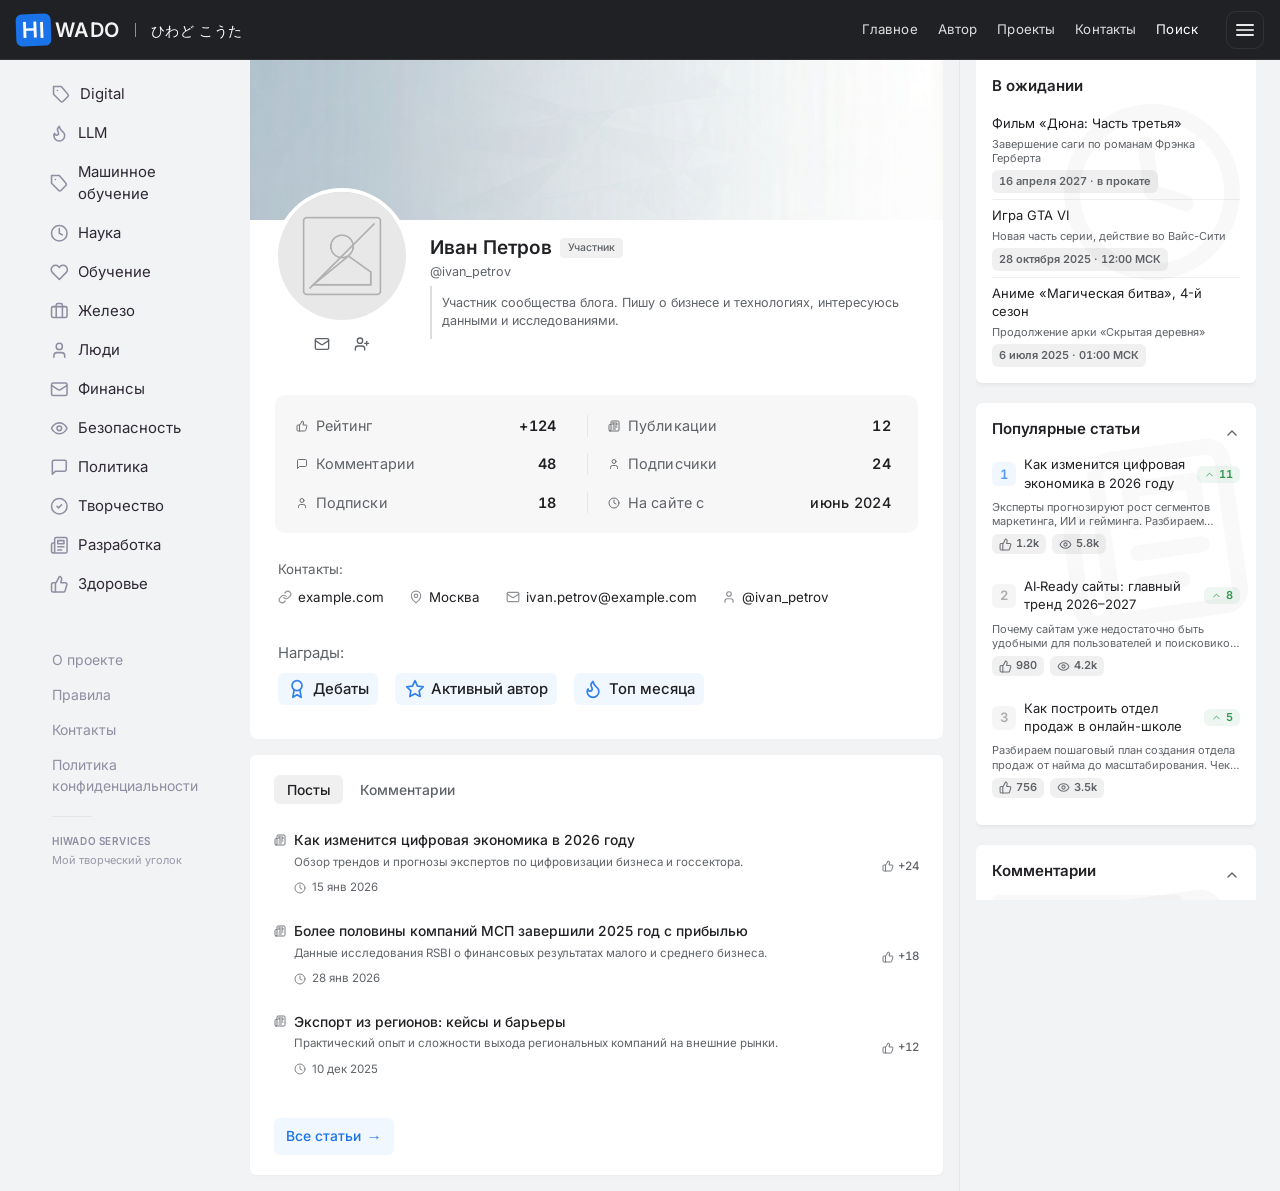
<file: profile.html>
<!DOCTYPE html>
<html lang="ru">

<head>
    <meta charset="UTF-8">
    <meta name="viewport" content="width=device-width, initial-scale=1.0">
    <meta name="description"
        content="Профиль пользователя блога Hiwado — публикации, комментарии и информация об авторе.">
    <meta name="author" content="Hiwado">

    <meta property="og:type" content="profile">
    <meta property="og:title" content="Профиль пользователя">
    <meta property="og:description"
        content="Профиль пользователя блога Hiwado — публикации, комментарии и активность на сайте.">
    <meta property="og:url" content="https://hiwado.com/profile">
    <meta property="og:locale" content="ru_RU">
    <meta property="og:image" content="https://hiwado.com/images/no-image.png">
    <meta property="og:image:width" content="400">
    <meta property="og:image:height" content="400">

    <meta name="twitter:card" content="summary">
    <meta name="twitter:image" content="https://hiwado.com/images/no-image.png">
    <meta name="twitter:title" content="Профиль пользователя">
    <meta name="twitter:description"
        content="Профиль пользователя блога Hiwado — публикации, комментарии и активность на сайте.">
    <meta name="theme-color" content="#020617">

    <title>Профиль пользователя</title>

    <link rel="stylesheet" href="./styles/fonts.css">
    <link rel="stylesheet" href="./styles/main.css">
    <link rel="stylesheet" href="./styles/responsive.css">
</head>

<body>
    <svg xmlns="http://www.w3.org/2000/svg" aria-hidden="true" style="position:absolute;width:0;height:0;">
        <defs>
            <symbol id="icon-newspaper" viewBox="0 0 24 24" fill="none" stroke="currentColor" stroke-width="2"
                stroke-linecap="round" stroke-linejoin="round">
                <path
                    d="M4 22h16a2 2 0 0 0 2-2V4a2 2 0 0 0-2-2H8a2 2 0 0 0-2 2v16a2 2 0 0 1-2 2Zm0 0a2 2 0 0 1-2-2v-9c0-1.1.9-2 2-2h2" />
                <path d="M18 14h-8" />
                <path d="M15 18h-5" />
                <path d="M10 6h8v4h-8V6Z" />
            </symbol>
            <symbol id="icon-user" viewBox="0 0 24 24" fill="none" stroke="currentColor" stroke-width="2"
                stroke-linecap="round" stroke-linejoin="round">
                <path d="M19 21v-2a4 4 0 0 0-4-4H9a4 4 0 0 0-4 4v2" />
                <circle cx="12" cy="7" r="4" />
            </symbol>
            <symbol id="icon-briefcase" viewBox="0 0 24 24" fill="none" stroke="currentColor" stroke-width="2"
                stroke-linecap="round" stroke-linejoin="round">
                <path d="M16 20V4a2 2 0 0 0-2-2h-4a2 2 0 0 0-2 2v16" />
                <rect width="20" height="14" x="2" y="6" rx="2" />
                <path d="M6 6v.01" />
                <path d="M18 6v.01" />
            </symbol>
            <symbol id="icon-mail" viewBox="0 0 24 24" fill="none" stroke="currentColor" stroke-width="2"
                stroke-linecap="round" stroke-linejoin="round">
                <rect width="20" height="16" x="2" y="4" rx="2" />
                <path d="m22 7-8.97 5.7a1.94 1.94 0 0 1-2.06 0L2 7" />
            </symbol>
            <symbol id="icon-comment" viewBox="0 0 24 24" fill="none" stroke="currentColor" stroke-width="2"
                stroke-linecap="round" stroke-linejoin="round">
                <path d="M21 15a2 2 0 0 1-2 2H7l-4 4V5a2 2 0 0 1 2-2h14a2 2 0 0 1 2 2z" />
            </symbol>
            <symbol id="icon-thumb-up" viewBox="0 0 24 24" fill="none" stroke="currentColor" stroke-width="2"
                stroke-linecap="round" stroke-linejoin="round">
                <path d="M7 10v12" />
                <path
                    d="M15 5.88 14 10h5.83a2 2 0 0 1 1.92 2.56l-2.33 8A2 2 0 0 1 17.5 22H4a2 2 0 0 1-2-2v-8a2 2 0 0 1 2-2h2.76a2 2 0 0 0 1.79-1.11L12 2h0a3.13 3.13 0 0 1 3 3.88Z" />
            </symbol>
            <symbol id="icon-eye" viewBox="0 0 24 24" fill="none" stroke="currentColor" stroke-width="2"
                stroke-linecap="round" stroke-linejoin="round">
                <path d="M2 12s3-7 10-7 10 7 10 7-3 7-10 7-10-7-10-7Z" />
                <circle cx="12" cy="12" r="3" />
            </symbol>
            <symbol id="icon-chevron-up" viewBox="0 0 24 24" fill="none" stroke="currentColor" stroke-width="2"
                stroke-linecap="round" stroke-linejoin="round">
                <path d="m18 15-6-6-6 6" />
            </symbol>
            <symbol id="icon-chevron-down" viewBox="0 0 24 24" fill="none" stroke="currentColor" stroke-width="2"
                stroke-linecap="round" stroke-linejoin="round">
                <path d="m6 9 6 6 6-6" />
            </symbol>
            <symbol id="icon-arrow-up-thick" viewBox="0 0 24 24" fill="none" stroke="currentColor"
                stroke-linecap="round" stroke-linejoin="round">
                <path d="m18 15-6-6-6 6" stroke-width="2.95" />
            </symbol>
            <symbol id="icon-clock" viewBox="0 0 24 24" fill="none" stroke="currentColor" stroke-width="2"
                stroke-linecap="round" stroke-linejoin="round">
                <circle cx="12" cy="12" r="10" />
                <path d="M12 6v6l4 2" />
            </symbol>
            <symbol id="icon-flame" viewBox="0 0 24 24" fill="none" stroke="currentColor" stroke-width="2"
                stroke-linecap="round" stroke-linejoin="round">
                <path
                    d="M8.5 14.5A2.5 2.5 0 0 0 11 12c0-1.38-.5-2-1-3-1.072-2.143-.224-4.054 2-6 .5 2.5 2 4.9 4 6.5 2 1.6 3 3.5 3 5.5a7 7 0 1 1-14 0c0-1.153.433-2.294 1-3a2.5 2.5 0 0 0 2.5 2.5z" />
            </symbol>
            <symbol id="icon-tag" viewBox="0 0 24 24" fill="none" stroke="currentColor" stroke-width="2"
                stroke-linecap="round" stroke-linejoin="round">
                <path d="M12 2H2v10l9.29 9.29a2 2 0 0 0 2.82 0l6.42-6.42a2 2 0 0 0 0-2.82L12 2Z" />
                <path d="M7 7h.01" />
            </symbol>
            <symbol id="icon-bookmark" viewBox="0 0 24 24" fill="none" stroke="currentColor" stroke-width="2"
                stroke-linecap="round" stroke-linejoin="round">
                <path
                    d="M20.84 4.61a5.5 5.5 0 0 0-7.78 0L12 5.67l-1.06-1.06a5.5 5.5 0 0 0-7.78 7.78l1.06 1.06L12 21.23l7.78-7.78 1.06-1.06a5.5 5.5 0 0 0 0-7.78z" />
            </symbol>
            <symbol id="icon-author" viewBox="0 0 24 24" fill="none" stroke="currentColor" stroke-width="2"
                stroke-linecap="round" stroke-linejoin="round">
                <path d="M12 22c5.523 0 10-4.477 10-10S17.523 2 12 2 2 6.477 2 12s4.477 10 10 10z" />
                <path d="m9 12 2 2 4-4" />
            </symbol>
            <symbol id="icon-link" viewBox="0 0 24 24" fill="none" stroke="currentColor" stroke-width="2"
                stroke-linecap="round" stroke-linejoin="round">
                <path d="M10 13a5 5 0 0 0 7.54.54l3-3a5 5 0 0 0-7.07-7.07l-1.72 1.71" />
                <path d="M14 11a5 5 0 0 0-7.54-.54l-3 3a5 5 0 0 0 7.07 7.07l1.71-1.71" />
            </symbol>
            <symbol id="icon-map-pin" viewBox="0 0 24 24" fill="none" stroke="currentColor" stroke-width="2"
                stroke-linecap="round" stroke-linejoin="round">
                <path d="M20 10c0 6-8 12-8 12s-8-6-8-12a8 8 0 0 1 16 0Z" />
                <circle cx="12" cy="10" r="3" />
            </symbol>
            <symbol id="icon-award" viewBox="0 0 24 24" fill="none" stroke="currentColor" stroke-width="2"
                stroke-linecap="round" stroke-linejoin="round">
                <circle cx="12" cy="8" r="6" />
                <path d="M15.477 12.89 17 22l-5-3-5 3 1.523-9.11" />
            </symbol>
            <symbol id="icon-star" viewBox="0 0 24 24" fill="none" stroke="currentColor" stroke-width="2"
                stroke-linecap="round" stroke-linejoin="round">
                <polygon
                    points="12 2 15 8.5 22 9.27 17 14.14 18.18 21.02 12 17.77 5.82 21.02 7 14.14 2 9.27 9 8.5 12 2" />
            </symbol>
            <symbol id="icon-user-plus" viewBox="0 0 24 24" fill="none" stroke="currentColor" stroke-width="2"
                stroke-linecap="round" stroke-linejoin="round">
                <path d="M16 21v-2a4 4 0 0 0-4-4H6a4 4 0 0 0-4 4v2" />
                <circle cx="9" cy="7" r="4" />
                <path d="M19 8v6" />
                <path d="M22 11h-6" />
            </symbol>
        </defs>
    </svg>
    <header class="topbar">
        <div class="topbar-inner">
            <div class="brand-block">
                <a class="brand-link" href="/" aria-label="HIWADO - Главная страница">
                    <span class="brand-word" aria-hidden="true">
                        <span class="brand-hi">HI</span><span class="brand-rest">WADO</span>
                    </span>
                </a>
                <span class="brand-sep" aria-hidden="true"></span>
                <span class="brand-slogan-wrap">
                    <span class="brand-slogan-tooltip" aria-hidden="true">Творческий уголок Hiwado Kota</span>
                    <span class="brand-slogan">ひわど こうた</span>
                </span>
            </div>

            <nav class="menu" aria-label="Основная навигация">
                <a href="/">Главное</a>
                <a href="/author">Автор</a>
                <a href="/projects">Проекты</a>
                <a href="/contacts">Контакты</a>
                <a href="#" class="menu-search" data-search-trigger>Поиск</a>
            </nav>

            <details class="action-menu">
                <summary class="action-toggle" aria-label="Меню действий">
                    <span class="burger" aria-hidden="true"><span></span></span>
                </summary>
                <div class="action-panel" role="menu">
                    <nav class="mobile-menu" aria-label="Мобильная навигация">
                        <a class="action-item mobile-menu-item" href="/" role="menuitem">Главное</a>
                        <a class="action-item mobile-menu-item" href="/author" role="menuitem">Автор</a>
                        <a class="action-item mobile-menu-item" href="/projects" role="menuitem">Проекты</a>
                        <a class="action-item mobile-menu-item" href="/contacts" role="menuitem">Контакты</a>
                        <a class="action-item mobile-menu-item menu-search" href="#" data-search-trigger
                            role="menuitem">Поиск</a>
                    </nav>
                    <div class="action-divider"></div>
                    <a class="action-item action-item-register" href="/register" role="menuitem">Регистрация</a>
                    <a class="action-item action-item-primary" href="/login" role="menuitem">Войти</a>
                </div>
            </details>
        </div>
    </header>

    <div class="search-popup" id="searchPopup" aria-hidden="true" inert role="dialog" aria-label="Поиск">
        <div class="search-popup-overlay"></div>
        <div class="search-popup-content">
            <div class="search-popup-header">
                <button class="search-popup-close" type="button" aria-label="Закрыть поиск">
                    <svg width="24" height="24" viewBox="0 0 24 24" fill="none" aria-hidden="true" focusable="false">
                        <path d="M18 6L6 18M6 6l12 12" stroke="currentColor" stroke-width="2" stroke-linecap="round"
                            stroke-linejoin="round" />
                    </svg>
                </button>
            </div>
            <form class="search-popup-form" action="/search" method="get" role="search">
                <input type="search" name="q" class="search-popup-input" placeholder="Поиск..."
                    aria-label="Поиск по сайту" autocomplete="off">
            </form>
            <div class="search-popup-sections">
                <div class="search-popup-sections-grid">
                    <a href="/" class="search-popup-section">
                        <span class="search-popup-section-icon icon" aria-hidden="true"><svg width="24" height="24"
                                viewBox="0 0 24 24" aria-hidden="true" focusable="false">
                                <use href="#icon-newspaper" />
                            </svg></span>
                        <div class="search-popup-section-content">
                            <h4 class="search-popup-section-title">Главное</h4>
                            <p class="search-popup-section-desc">Последние новости и статьи</p>
                        </div>
                    </a>
                    <a href="/author" class="search-popup-section">
                        <span class="search-popup-section-icon icon" aria-hidden="true"><svg width="24" height="24"
                                viewBox="0 0 24 24" aria-hidden="true" focusable="false">
                                <use href="#icon-user" />
                            </svg></span>
                        <div class="search-popup-section-content">
                            <h4 class="search-popup-section-title">Автор</h4>
                            <p class="search-popup-section-desc">Информация об авторе блога</p>
                        </div>
                    </a>
                    <a href="/projects" class="search-popup-section">
                        <span class="search-popup-section-icon icon" aria-hidden="true"><svg width="24" height="24"
                                viewBox="0 0 24 24" aria-hidden="true" focusable="false">
                                <use href="#icon-briefcase" />
                            </svg></span>
                        <div class="search-popup-section-content">
                            <h4 class="search-popup-section-title">Проекты</h4>
                            <p class="search-popup-section-desc">Мои проекты и разработки</p>
                        </div>
                    </a>
                    <a href="/contacts" class="search-popup-section">
                        <span class="search-popup-section-icon icon" aria-hidden="true"><svg width="24" height="24"
                                viewBox="0 0 24 24" aria-hidden="true" focusable="false">
                                <use href="#icon-mail" />
                            </svg></span>
                        <div class="search-popup-section-content">
                            <h4 class="search-popup-section-title">Контакты</h4>
                            <p class="search-popup-section-desc">Связь со мной</p>
                        </div>
                    </a>
                </div>
            </div>
            <div class="search-popup-footer">
                <p class="search-popup-description">Персональный блог Hiwado — обзоры, уроки и размышления обо всём
                    интересном.</p>
            </div>
        </div>
    </div>

    <main class="page">
        <aside class="aside-left narrow" aria-label="Разделы и навигация">
            <ul class="aside-left-menu widget-menu">
                <li><a href="/category/digital"><span class="aside-left-menu-icon" aria-hidden="true"><svg width="20"
                                height="20" viewBox="0 0 24 24">
                                <use href="#icon-tag" />
                            </svg></span>Digital<span class="aside-left-category-tooltip"
                            aria-hidden="true">Digital</span></a></li>
                <li><a href="/category/llm"><span class="aside-left-menu-icon" aria-hidden="true"><svg width="20"
                                height="20" viewBox="0 0 24 24">
                                <use href="#icon-flame" />
                            </svg></span>LLM<span class="aside-left-category-tooltip" aria-hidden="true">LLM</span></a>
                </li>
                <li><a href="/category/ml"><span class="aside-left-menu-icon" aria-hidden="true"><svg width="20"
                                height="20" viewBox="0 0 24 24">
                                <use href="#icon-tag" />
                            </svg></span>Машинное обучение<span class="aside-left-category-tooltip"
                            aria-hidden="true">Машинное обучение</span></a></li>
                <li><a href="/category/science"><span class="aside-left-menu-icon" aria-hidden="true"><svg width="20"
                                height="20" viewBox="0 0 24 24">
                                <use href="#icon-clock" />
                            </svg></span>Наука<span class="aside-left-category-tooltip"
                            aria-hidden="true">Наука</span></a></li>
                <li><a href="/category/education"><span class="aside-left-menu-icon" aria-hidden="true"><svg width="20"
                                height="20" viewBox="0 0 24 24">
                                <use href="#icon-bookmark" />
                            </svg></span>Обучение<span class="aside-left-category-tooltip"
                            aria-hidden="true">Обучение</span></a></li>
                <li><a href="/category/hardware"><span class="aside-left-menu-icon" aria-hidden="true"><svg width="20"
                                height="20" viewBox="0 0 24 24">
                                <use href="#icon-briefcase" />
                            </svg></span>Железо<span class="aside-left-category-tooltip"
                            aria-hidden="true">Железо</span></a></li>
                <li><a href="/category/people"><span class="aside-left-menu-icon" aria-hidden="true"><svg width="20"
                                height="20" viewBox="0 0 24 24">
                                <use href="#icon-user" />
                            </svg></span>Люди<span class="aside-left-category-tooltip"
                            aria-hidden="true">Люди</span></a></li>
                <li><a href="/category/finance"><span class="aside-left-menu-icon" aria-hidden="true"><svg width="20"
                                height="20" viewBox="0 0 24 24">
                                <use href="#icon-mail" />
                            </svg></span>Финансы<span class="aside-left-category-tooltip"
                            aria-hidden="true">Финансы</span></a></li>
                <li><a href="/category/security"><span class="aside-left-menu-icon" aria-hidden="true"><svg width="20"
                                height="20" viewBox="0 0 24 24">
                                <use href="#icon-eye" />
                            </svg></span>Безопасность<span class="aside-left-category-tooltip"
                            aria-hidden="true">Безопасность</span></a></li>
                <li><a href="/category/politics"><span class="aside-left-menu-icon" aria-hidden="true"><svg width="20"
                                height="20" viewBox="0 0 24 24">
                                <use href="#icon-comment" />
                            </svg></span>Политика<span class="aside-left-category-tooltip"
                            aria-hidden="true">Политика</span></a></li>
                <li><a href="/category/creativity"><span class="aside-left-menu-icon" aria-hidden="true"><svg width="20"
                                height="20" viewBox="0 0 24 24">
                                <use href="#icon-author" />
                            </svg></span>Творчество<span class="aside-left-category-tooltip"
                            aria-hidden="true">Творчество</span></a></li>
                <li><a href="/category/dev"><span class="aside-left-menu-icon" aria-hidden="true"><svg width="20"
                                height="20" viewBox="0 0 24 24">
                                <use href="#icon-newspaper" />
                            </svg></span>Разработка<span class="aside-left-category-tooltip"
                            aria-hidden="true">Разработка</span></a></li>
                <li><a href="/category/health"><span class="aside-left-menu-icon" aria-hidden="true"><svg width="20"
                                height="20" viewBox="0 0 24 24">
                                <use href="#icon-thumb-up" />
                            </svg></span>Здоровье<span class="aside-left-category-tooltip"
                            aria-hidden="true">Здоровье</span></a></li>
            </ul>
            <footer class="aside-left-footer">
                <a href="/about" class="aside-left-link">О проекте</a>
                <a href="/rules" class="aside-left-link">Правила</a>
                <a href="/contacts" class="aside-left-link">Контакты</a>
                <a href="/privacy" class="aside-left-link">Политика конфиденциальности</a>
                <p class="aside-footer-copy">
                    <span class="copy-name">HIWADO SERVICES</span>
                    <span class="copy-desc">Мой творческий уголок</span>
                </p>
            </footer>
        </aside>
        <section class="profile-main" aria-label="Профиль пользователя">
            <h1 class="visually-hidden">Профиль пользователя</h1>
            <div class="profile-wrapper">
                <div class="profile-cover" style="background-image: url('./images/profile-cover.jpg');"
                    aria-hidden="true"></div>
                <article class="profile-card" itemscope itemtype="https://schema.org/ProfilePage">
                    <header class="profile-header">
                        <div class="profile-identity">
                            <div class="profile-avatar-wrap">
                                <img class="profile-avatar" src="./images/no-image.png" alt="Аватар пользователя"
                                    width="128" height="128" loading="eager" decoding="async" itemprop="image">
                                <div class="profile-actions profile-actions--under-avatar">
                                    <span class="profile-action-hint">
                                        <span class="profile-detail-tooltip" aria-hidden="true">Написать</span>
                                        <a href="/contacts" class="profile-action profile-action--icon"
                                            aria-label="Написать"><span class="icon"><svg width="16" height="16"
                                                    viewBox="0 0 24 24">
                                                    <use href="#icon-mail" />
                                                </svg></span></a>
                                    </span>
                                    <span class="profile-action-hint">
                                        <span class="profile-detail-tooltip" aria-hidden="true">Подписаться</span>
                                        <button type="button" class="profile-action profile-action--icon"
                                            aria-label="Подписаться"><span class="icon"><svg width="16" height="16"
                                                    viewBox="0 0 24 24">
                                                    <use href="#icon-user-plus" />
                                                </svg></span></button>
                                    </span>
                                </div>
                            </div>
                            <div class="profile-intro">
                                <div class="profile-name-row">
                                    <h2 class="profile-name" itemprop="name">Иван Петров</h2>
                                    <span class="profile-status-badge">Участник</span>
                                </div>
                                <p class="profile-username">@ivan_petrov</p>
                                <p class="profile-bio">
                                    Участник сообщества блога. Пишу о бизнесе и технологиях, интересуюсь данными и
                                    исследованиями.
                                </p>
                            </div>
                        </div>
                        <div class="profile-info">
                            <div class="profile-block profile-block--stats">
                                <dl class="profile-stats" aria-label="Статистика профиля">
                                    <dt class="profile-stat-label"><span class="profile-stat-icon icon icon--xs"
                                            aria-hidden="true"><svg width="14" height="14" viewBox="0 0 24 24">
                                                <use href="#icon-thumb-up" />
                                            </svg></span>Рейтинг</dt>
                                    <dd class="profile-stat-value">+124</dd>
                                    <dt class="profile-stat-label"><span class="profile-stat-icon icon icon--xs"
                                            aria-hidden="true"><svg width="14" height="14" viewBox="0 0 24 24">
                                                <use href="#icon-newspaper" />
                                            </svg></span>Публикации</dt>
                                    <dd class="profile-stat-value">12</dd>
                                    <dt class="profile-stat-label"><span class="profile-stat-icon icon icon--xs"
                                            aria-hidden="true"><svg width="14" height="14" viewBox="0 0 24 24">
                                                <use href="#icon-comment" />
                                            </svg></span>Комментарии</dt>
                                    <dd class="profile-stat-value">48</dd>
                                    <dt class="profile-stat-label"><span class="profile-stat-icon icon icon--xs"
                                            aria-hidden="true"><svg width="14" height="14" viewBox="0 0 24 24">
                                                <use href="#icon-user" />
                                            </svg></span>Подписчики</dt>
                                    <dd class="profile-stat-value"><a href="/user/ivan_petrov/followers"
                                            class="profile-stat-link">24</a></dd>
                                    <dt class="profile-stat-label"><span class="profile-stat-icon icon icon--xs"
                                            aria-hidden="true"><svg width="14" height="14" viewBox="0 0 24 24">
                                                <use href="#icon-user" />
                                            </svg></span>Подписки</dt>
                                    <dd class="profile-stat-value"><a href="/user/ivan_petrov/following"
                                            class="profile-stat-link">18</a></dd>
                                    <dt class="profile-stat-label"><span class="profile-stat-icon icon icon--xs"
                                            aria-hidden="true"><svg width="14" height="14" viewBox="0 0 24 24">
                                                <use href="#icon-clock" />
                                            </svg></span>На сайте с</dt>
                                    <dd class="profile-stat-value"><time datetime="2024-06-01">июнь 2024</time></dd>
                                </dl>
                            </div>
                            <div class="profile-block profile-block--details">
                                <span class="profile-details-label">Контакты:</span>
                                <ul class="profile-details" aria-label="Контактная информация">
                                    <li class="profile-detail">
                                        <span class="profile-detail-hint">
                                            <span class="profile-detail-tooltip" aria-hidden="true">Сайт</span>
                                            <span class="profile-detail-icon" aria-hidden="true"><svg width="14"
                                                    height="14" viewBox="0 0 24 24">
                                                    <use href="#icon-link" />
                                                </svg></span>
                                            <a class="profile-detail-link" href="https://example.com"
                                                rel="noopener noreferrer" target="_blank">example.com</a>
                                        </span>
                                    </li>
                                    <li class="profile-detail">
                                        <span class="profile-detail-hint">
                                            <span class="profile-detail-tooltip" aria-hidden="true">Город</span>
                                            <span class="profile-detail-icon" aria-hidden="true"><svg width="14"
                                                    height="14" viewBox="0 0 24 24">
                                                    <use href="#icon-map-pin" />
                                                </svg></span>
                                            <span class="profile-detail-value">Москва</span>
                                        </span>
                                    </li>
                                    <li class="profile-detail">
                                        <span class="profile-detail-hint">
                                            <span class="profile-detail-tooltip" aria-hidden="true">Email</span>
                                            <span class="profile-detail-icon" aria-hidden="true"><svg width="14"
                                                    height="14" viewBox="0 0 24 24">
                                                    <use href="#icon-mail" />
                                                </svg></span>
                                            <a class="profile-detail-link"
                                                href="mailto:ivan.petrov@example.com">ivan.petrov@example.com</a>
                                        </span>
                                    </li>
                                    <li class="profile-detail">
                                        <span class="profile-detail-hint">
                                            <span class="profile-detail-tooltip" aria-hidden="true">Telegram</span>
                                            <span class="profile-detail-icon" aria-hidden="true"><svg width="14"
                                                    height="14" viewBox="0 0 24 24">
                                                    <use href="#icon-user" />
                                                </svg></span>
                                            <span class="profile-detail-value">@ivan_petrov</span>
                                        </span>
                                    </li>
                                </ul>
                            </div>
                            <div class="profile-block profile-block--badges">
                                <div class="profile-badges" role="group" aria-label="Значки и награды">
                                    <span class="profile-badges-label">Награды:</span>
                                    <ul class="profile-badges-list">
                                        <li class="profile-badge">
                                            <span class="profile-badge-hint">
                                                <span class="profile-detail-tooltip" aria-hidden="true">Первая
                                                    публикация</span>
                                                <span class="profile-badge-icon icon icon--sm" aria-hidden="true"><svg
                                                        width="18" height="18" viewBox="0 0 24 24">
                                                        <use href="#icon-award" />
                                                    </svg></span>
                                                <span class="profile-badge-name">Дебаты</span>
                                            </span>
                                        </li>
                                        <li class="profile-badge">
                                            <span class="profile-badge-hint">
                                                <span class="profile-detail-tooltip" aria-hidden="true">Активный
                                                    комментатор</span>
                                                <span class="profile-badge-icon icon icon--sm" aria-hidden="true"><svg
                                                        width="18" height="18" viewBox="0 0 24 24">
                                                        <use href="#icon-star" />
                                                    </svg></span>
                                                <span class="profile-badge-name">Активный автор</span>
                                            </span>
                                        </li>
                                        <li class="profile-badge">
                                            <span class="profile-badge-hint">
                                                <span class="profile-detail-tooltip" aria-hidden="true">Топ за
                                                    месяц</span>
                                                <span class="profile-badge-icon icon icon--sm" aria-hidden="true"><svg
                                                        width="18" height="18" viewBox="0 0 24 24">
                                                        <use href="#icon-flame" />
                                                    </svg></span>
                                                <span class="profile-badge-name">Топ месяца</span>
                                            </span>
                                        </li>
                                    </ul>
                                </div>
                            </div>
                        </div>
                    </header>
                </article>
            </div>

            <section class="profile-activity block-fill profile-activity-tabs profile-activity-tabs--posts"
                aria-labelledby="profile-activity-tabs-title">
                <h2 id="profile-activity-tabs-title" class="profile-activity-title visually-hidden">Посты и комментарии
                </h2>
                <div class="profile-activity-tabbar" role="tablist" aria-label="Переключение контента">
                    <button type="button" id="profile-tab-posts" class="profile-activity-tab" role="tab"
                        aria-selected="true" aria-controls="profile-tab-posts-panel">Посты</button>
                    <button type="button" id="profile-tab-comments" class="profile-activity-tab" role="tab"
                        aria-selected="false" aria-controls="profile-tab-comments-panel">Комментарии</button>
                </div>
                <div class="profile-activity-panels">
                    <div id="profile-tab-posts-panel" class="profile-activity-panel profile-activity-panel--posts"
                        role="tabpanel" aria-labelledby="profile-tab-posts">
                        <ul class="profile-activity-list" aria-label="Список статей">
                            <li><a class="profile-activity-item" href="/articles/digital-economy-2026">
                                    <span class="profile-activity-item-icon icon icon--xs" aria-hidden="true"><svg
                                            width="14" height="14" viewBox="0 0 24 24">
                                            <use href="#icon-newspaper" />
                                        </svg></span>
                                    <span class="profile-activity-item-content">
                                        <span class="profile-activity-item-title">Как изменится цифровая экономика в
                                            2026
                                            году</span>
                                        <span class="profile-activity-item-desc">Обзор трендов и прогнозы экспертов по
                                            цифровизации бизнеса и госсектора.</span>
                                        <span class="profile-activity-item-meta"><span
                                                class="profile-activity-item-meta-icon icon icon--xs"
                                                aria-hidden="true"><svg width="12" height="12" viewBox="0 0 24 24">
                                                    <use href="#icon-clock" />
                                                </svg></span><time datetime="2026-01-15">15 янв 2026</time></span>
                                    </span>
                                    <span class="profile-activity-item-rating" title="Рейтинг"><span
                                            class="profile-activity-item-rating-icon icon icon--xs"
                                            aria-hidden="true"><svg width="12" height="12" viewBox="0 0 24 24">
                                                <use href="#icon-thumb-up" />
                                            </svg></span><span
                                            class="profile-activity-item-rating-value">+24</span></span>
                                </a></li>
                            <li><a class="profile-activity-item" href="/articles/msb-profit-2025">
                                    <span class="profile-activity-item-icon icon icon--xs" aria-hidden="true"><svg
                                            width="14" height="14" viewBox="0 0 24 24">
                                            <use href="#icon-newspaper" />
                                        </svg></span>
                                    <span class="profile-activity-item-content">
                                        <span class="profile-activity-item-title">Более половины компаний МСП завершили
                                            2025
                                            год с прибылью</span>
                                        <span class="profile-activity-item-desc">Данные исследования RSBI о финансовых
                                            результатах малого и среднего бизнеса.</span>
                                        <span class="profile-activity-item-meta"><span
                                                class="profile-activity-item-meta-icon icon icon--xs"
                                                aria-hidden="true"><svg width="12" height="12" viewBox="0 0 24 24">
                                                    <use href="#icon-clock" />
                                                </svg></span><time datetime="2026-01-28">28 янв 2026</time></span>
                                    </span>
                                    <span class="profile-activity-item-rating" title="Рейтинг"><span
                                            class="profile-activity-item-rating-icon icon icon--xs"
                                            aria-hidden="true"><svg width="12" height="12" viewBox="0 0 24 24">
                                                <use href="#icon-thumb-up" />
                                            </svg></span><span
                                            class="profile-activity-item-rating-value">+18</span></span>
                                </a></li>
                            <li><a class="profile-activity-item" href="/articles/export-regions">
                                    <span class="profile-activity-item-icon icon icon--xs" aria-hidden="true"><svg
                                            width="14" height="14" viewBox="0 0 24 24">
                                            <use href="#icon-newspaper" />
                                        </svg></span>
                                    <span class="profile-activity-item-content">
                                        <span class="profile-activity-item-title">Экспорт из регионов: кейсы и
                                            барьеры</span>
                                        <span class="profile-activity-item-desc">Практический опыт и сложности выхода
                                            региональных компаний на внешние рынки.</span>
                                        <span class="profile-activity-item-meta"><span
                                                class="profile-activity-item-meta-icon icon icon--xs"
                                                aria-hidden="true"><svg width="12" height="12" viewBox="0 0 24 24">
                                                    <use href="#icon-clock" />
                                                </svg></span><time datetime="2025-12-10">10 дек 2025</time></span>
                                    </span>
                                    <span class="profile-activity-item-rating" title="Рейтинг"><span
                                            class="profile-activity-item-rating-icon icon icon--xs"
                                            aria-hidden="true"><svg width="12" height="12" viewBox="0 0 24 24">
                                                <use href="#icon-thumb-up" />
                                            </svg></span><span
                                            class="profile-activity-item-rating-value">+12</span></span>
                                </a></li>
                        </ul>
                        <a href="/user/ivan_petrov/articles" class="profile-activity-more">Все статьи<span
                                class="profile-activity-more-icon" aria-hidden="true">→</span></a>
                    </div>
                    <div id="profile-tab-comments-panel" class="profile-activity-panel profile-activity-panel--comments"
                        role="tabpanel" aria-labelledby="profile-tab-comments">
                        <ul class="profile-activity-list" aria-label="Список комментариев">
                            <li><a class="profile-activity-item" href="/articles/digital-economy-2026#comment-1">
                                    <span class="profile-activity-item-icon icon icon--xs" aria-hidden="true"><svg
                                            width="14" height="14" viewBox="0 0 24 24">
                                            <use href="#icon-comment" />
                                        </svg></span>
                                    <span class="profile-activity-item-content">
                                        <span class="profile-activity-item-title">Отличная статья! Очень полезная
                                            информация
                                            для бизнеса.</span>
                                        <span class="profile-activity-item-article">Как изменится цифровая экономика в
                                            2026
                                            году</span>
                                        <span class="profile-activity-item-meta"><span
                                                class="profile-activity-item-meta-icon icon icon--xs"
                                                aria-hidden="true"><svg width="12" height="12" viewBox="0 0 24 24">
                                                    <use href="#icon-clock" />
                                                </svg></span><time datetime="2026-01-28T09:00:00">2 ч
                                                назад</time></span>
                                    </span>
                                    <span class="profile-activity-item-rating" title="Рейтинг"><span
                                            class="profile-activity-item-rating-icon icon icon--xs"
                                            aria-hidden="true"><svg width="12" height="12" viewBox="0 0 24 24">
                                                <use href="#icon-thumb-up" />
                                            </svg></span><span
                                            class="profile-activity-item-rating-value">+8</span></span>
                                </a></li>
                            <li><a class="profile-activity-item" href="/articles/msb-profit-2025#comment-3">
                                    <span class="profile-activity-item-icon icon icon--xs" aria-hidden="true"><svg
                                            width="14" height="14" viewBox="0 0 24 24">
                                            <use href="#icon-comment" />
                                        </svg></span>
                                    <span class="profile-activity-item-content">
                                        <span class="profile-activity-item-title">Интересный взгляд на проблему.
                                            Хотелось бы
                                            больше примеров по отраслям.</span>
                                        <span class="profile-activity-item-article">Более половины компаний МСП
                                            завершили
                                            2025 год с прибылью</span>
                                        <span class="profile-activity-item-meta"><span
                                                class="profile-activity-item-meta-icon icon icon--xs"
                                                aria-hidden="true"><svg width="12" height="12" viewBox="0 0 24 24">
                                                    <use href="#icon-clock" />
                                                </svg></span><time datetime="2026-01-28T06:00:00">5 ч
                                                назад</time></span>
                                    </span>
                                    <span class="profile-activity-item-rating" title="Рейтинг"><span
                                            class="profile-activity-item-rating-icon icon icon--xs"
                                            aria-hidden="true"><svg width="12" height="12" viewBox="0 0 24 24">
                                                <use href="#icon-thumb-up" />
                                            </svg></span><span
                                            class="profile-activity-item-rating-value">+5</span></span>
                                </a></li>
                            <li><a class="profile-activity-item" href="/articles/export-regions#comment-2">
                                    <span class="profile-activity-item-icon icon icon--xs" aria-hidden="true"><svg
                                            width="14" height="14" viewBox="0 0 24 24">
                                            <use href="#icon-comment" />
                                        </svg></span>
                                    <span class="profile-activity-item-content">
                                        <span class="profile-activity-item-title">Кадровый вопрос действительно больной.
                                            В
                                            регионах с этим ещё сложнее.</span>
                                        <span class="profile-activity-item-article">Экспорт из регионов: кейсы и
                                            барьеры</span>
                                        <span class="profile-activity-item-meta"><span
                                                class="profile-activity-item-meta-icon icon icon--xs"
                                                aria-hidden="true"><svg width="12" height="12" viewBox="0 0 24 24">
                                                    <use href="#icon-clock" />
                                                </svg></span><time datetime="2026-01-28T04:00:00">6 ч
                                                назад</time></span>
                                    </span>
                                    <span class="profile-activity-item-rating" title="Рейтинг"><span
                                            class="profile-activity-item-rating-icon icon icon--xs"
                                            aria-hidden="true"><svg width="12" height="12" viewBox="0 0 24 24">
                                                <use href="#icon-thumb-up" />
                                            </svg></span><span
                                            class="profile-activity-item-rating-value">+3</span></span>
                                </a></li>
                        </ul>
                        <a href="/user/ivan_petrov/comments" class="profile-activity-more">Все комментарии<span
                                class="profile-activity-more-icon" aria-hidden="true">→</span></a>
                    </div>
                </div>
            </section>
        </section>

        <div class="divider" aria-hidden="true"></div>

        <aside class="aside">
            <div class="widget widget--awaiting widget--no-collapse" role="region" aria-labelledby="awaiting-title">
                <div class="widget-summary">
                    <h3 id="awaiting-title">В ожидании</h3>
                </div>
                <div class="widget-content">
                    <span class="widget-awaiting-bg-icon" aria-hidden="true"><svg viewBox="0 0 24 24" fill="none"
                            stroke="currentColor" stroke-width="2" stroke-linecap="round" stroke-linejoin="round">
                            <use href="#icon-clock" />
                        </svg></span>
                    <ul class="awaiting-list">
                        <li class="awaiting-item">
                            <span class="awaiting-title">Фильм «Дюна: Часть третья»</span>
                            <span class="awaiting-desc">Завершение саги по романам Фрэнка Герберта</span>
                            <time class="awaiting-date" datetime="2027-04-16">16 апреля 2027 · в прокате</time>
                        </li>
                        <li class="awaiting-item">
                            <span class="awaiting-title">Игра GTA VI</span>
                            <span class="awaiting-desc">Новая часть серии, действие во Вайс-Сити</span>
                            <time class="awaiting-date" datetime="2025-10-28">28 октября 2025 · 12:00 МСК</time>
                        </li>
                        <li class="awaiting-item">
                            <span class="awaiting-title">Аниме «Магическая битва», 4-й сезон</span>
                            <span class="awaiting-desc">Продолжение арки «Скрытая деревня»</span>
                            <time class="awaiting-date" datetime="2025-07-06">6 июля 2025 · 01:00 МСК</time>
                        </li>
                    </ul>
                </div>
            </div>

            <details class="widget widget--popular-articles" open aria-labelledby="popular-articles-title">
                <summary class="widget-summary">
                    <h4 id="popular-articles-title">Популярные статьи</h4>
                    <span class="widget-summary-icon" aria-hidden="true"><svg width="16" height="16" viewBox="0 0 24 24"
                            fill="none" stroke="currentColor" stroke-width="2">
                            <use href="#icon-chevron-down" />
                        </svg></span>
                </summary>
                <div class="widget-content">
                    <span class="widget-articles-bg-icon" aria-hidden="true"><svg viewBox="0 0 24 24" fill="none"
                            stroke="currentColor" stroke-width="2" stroke-linecap="round" stroke-linejoin="round">
                            <use href="#icon-newspaper" />
                        </svg></span>
                    <ul class="popular-articles">
                        <li class="article-item">
                            <a class="article-link" href="/articles/digital-economy-2026">
                                <span class="article-rank">1</span>
                                <span class="article-title">Как изменится цифровая экономика в 2026 году</span>
                                <span class="up"><span class="icon icon--xs" aria-hidden="true"><svg viewBox="0 0 24 24"
                                            aria-hidden="true">
                                            <use href="#icon-chevron-up" />
                                        </svg></span> 11</span>
                                <div class="article-main">
                                    <span class="article-excerpt">Эксперты прогнозируют рост сегментов маркетинга, ИИ и
                                        гейминга. Разбираем ключевые тренды, возможности для бизнеса и риски, о которых
                                        стоит подумать уже сейчас.</span>
                                    <span class="article-meta">
                                        <span class="article-meta-item">
                                            <span class="article-meta-icon icon icon--xs" aria-hidden="true"><svg
                                                    viewBox="0 0 24 24" aria-hidden="true">
                                                    <use href="#icon-thumb-up" />
                                                </svg></span>
                                            <span class="article-meta-value">1.2k</span>
                                        </span>
                                        <span class="article-meta-item">
                                            <span class="article-meta-icon icon icon--xs" aria-hidden="true"><svg
                                                    viewBox="0 0 24 24" aria-hidden="true">
                                                    <use href="#icon-eye" />
                                                </svg></span>
                                            <span class="article-meta-value">5.8k</span>
                                        </span>
                                    </span>
                                </div>
                            </a>
                        </li>
                        <li class="article-item">
                            <a class="article-link" href="/articles/ai-ready-sites">
                                <span class="article-rank">2</span>
                                <span class="article-title">AI‑Ready сайты: главный тренд 2026–2027</span>
                                <span class="up"><span class="icon icon--xs" aria-hidden="true"><svg viewBox="0 0 24 24"
                                            aria-hidden="true">
                                            <use href="#icon-chevron-up" />
                                        </svg></span> 8</span>
                                <div class="article-main">
                                    <span class="article-excerpt">Почему сайтам уже недостаточно быть удобными для
                                        пользователей и поисковиков. Что такое AI‑Ready, как к этому готовиться и какие
                                        шаги предпринять в первую очередь.</span>
                                    <span class="article-meta">
                                        <span class="article-meta-item">
                                            <span class="article-meta-icon icon icon--xs" aria-hidden="true"><svg
                                                    viewBox="0 0 24 24" aria-hidden="true">
                                                    <use href="#icon-thumb-up" />
                                                </svg></span>
                                            <span class="article-meta-value">980</span>
                                        </span>
                                        <span class="article-meta-item">
                                            <span class="article-meta-icon icon icon--xs" aria-hidden="true"><svg
                                                    viewBox="0 0 24 24" aria-hidden="true">
                                                    <use href="#icon-eye" />
                                                </svg></span>
                                            <span class="article-meta-value">4.2k</span>
                                        </span>
                                    </span>
                                </div>
                            </a>
                        </li>
                        <li class="article-item">
                            <a class="article-link" href="/articles/sales-department-online-school">
                                <span class="article-rank">3</span>
                                <span class="article-title">Как построить отдел продаж в онлайн-школе</span>
                                <span class="up"><span class="icon icon--xs" aria-hidden="true"><svg viewBox="0 0 24 24"
                                            aria-hidden="true">
                                            <use href="#icon-chevron-up" />
                                        </svg></span> 5</span>
                                <div class="article-main">
                                    <span class="article-excerpt">Разбираем пошаговый план создания отдела продаж от
                                        найма
                                        до масштабирования. Чек-листы, скрипты, метрики эффективности и типичные ошибки,
                                        которых лучше избегать.</span>
                                    <span class="article-meta">
                                        <span class="article-meta-item">
                                            <span class="article-meta-icon icon icon--xs" aria-hidden="true"><svg
                                                    viewBox="0 0 24 24" aria-hidden="true">
                                                    <use href="#icon-thumb-up" />
                                                </svg></span>
                                            <span class="article-meta-value">756</span>
                                        </span>
                                        <span class="article-meta-item">
                                            <span class="article-meta-icon icon icon--xs" aria-hidden="true"><svg
                                                    viewBox="0 0 24 24" aria-hidden="true">
                                                    <use href="#icon-eye" />
                                                </svg></span>
                                            <span class="article-meta-value">3.5k</span>
                                        </span>
                                    </span>
                                </div>
                            </a>
                        </li>
                    </ul>
                </div>
            </details>

            <details class="widget widget--popular-comments" open>
                <summary class="widget-summary">
                    <span class="widget-summary-title">Комментарии</span>
                    <span class="widget-summary-icon" aria-hidden="true"><svg width="16" height="16" viewBox="0 0 24 24"
                            fill="none" stroke="currentColor" stroke-width="2">
                            <use href="#icon-chevron-down" />
                        </svg></span>
                </summary>
                <div class="widget-content">
                    <span class="widget-comments-bg-icon" aria-hidden="true"><svg viewBox="0 0 24 24" fill="none"
                            stroke="currentColor" stroke-width="2" stroke-linecap="round" stroke-linejoin="round">
                            <use href="#icon-comment" />
                        </svg></span>
                    <ul class="popular">
                        <li class="popular-item" itemscope itemtype="https://schema.org/Comment">
                            <div class="popular-main">
                                <div class="popular-body">
                                    <a class="popular-link" href="/comments/1">
                                        <span class="popular-text">Отличная статья! Очень полезная информация для
                                            бизнеса.</span>
                                    </a>
                                    <span class="popular-rating" title="Рейтинг">
                                        <span class="popular-rating-icon" aria-hidden="true"><svg viewBox="0 0 24 24"
                                                width="14" height="14" aria-hidden="true">
                                                <use href="#icon-thumb-up" />
                                            </svg></span>
                                        <span class="popular-rating-value">124</span>
                                    </span>
                                </div>
                                <div class="popular-head">
                                    <span class="popular-author" itemprop="author" itemscope
                                        itemtype="https://schema.org/Person">
                                        <span itemprop="name">Иван Петров</span>
                                    </span>
                                    <span class="popular-meta">
                                        <time class="popular-meta-time" datetime="2026-01-28T09:00:00"><span
                                                class="icon icon--xs" aria-hidden="true"><svg viewBox="0 0 24 24"
                                                    aria-hidden="true">
                                                    <use href="#icon-clock" />
                                                </svg></span> 2 часа назад</time>
                                    </span>
                                </div>
                            </div>
                        </li>
                        <li class="popular-item" itemscope itemtype="https://schema.org/Comment">
                            <div class="popular-main">
                                <div class="popular-body">
                                    <a class="popular-link" href="/comments/2">
                                        <span class="popular-text">Согласна с автором, особенно про адаптацию к новым
                                            условиям.</span>
                                    </a>
                                    <span class="popular-rating" title="Рейтинг">
                                        <span class="popular-rating-icon" aria-hidden="true"><svg viewBox="0 0 24 24"
                                                width="14" height="14" aria-hidden="true">
                                                <use href="#icon-thumb-up" />
                                            </svg></span>
                                        <span class="popular-rating-value">98</span>
                                    </span>
                                </div>
                                <div class="popular-head">
                                    <span class="popular-author" itemprop="author" itemscope
                                        itemtype="https://schema.org/Person">
                                        <span itemprop="name">Мария Соколова</span>
                                    </span>
                                    <span class="popular-meta">
                                        <time class="popular-meta-time" datetime="2026-01-28T08:00:00"><span
                                                class="icon icon--xs" aria-hidden="true"><svg viewBox="0 0 24 24"
                                                    aria-hidden="true">
                                                    <use href="#icon-clock" />
                                                </svg></span> 3 часа назад</time>
                                    </span>
                                </div>
                            </div>
                        </li>
                        <li class="popular-item" itemscope itemtype="https://schema.org/Comment">
                            <div class="popular-main">
                                <div class="popular-body">
                                    <a class="popular-link" href="/comments/3">
                                        <span class="popular-text">Интересный взгляд на проблему. Хотелось бы больше
                                            примеров.</span>
                                    </a>
                                    <span class="popular-rating" title="Рейтинг">
                                        <span class="popular-rating-icon" aria-hidden="true"><svg viewBox="0 0 24 24"
                                                width="14" height="14" aria-hidden="true">
                                                <use href="#icon-thumb-up" />
                                            </svg></span>
                                        <span class="popular-rating-value">76</span>
                                    </span>
                                </div>
                                <div class="popular-head">
                                    <span class="popular-author" itemprop="author" itemscope
                                        itemtype="https://schema.org/Person">
                                        <span itemprop="name">Алексей Иванов</span>
                                    </span>
                                    <span class="popular-meta">
                                        <time class="popular-meta-time" datetime="2026-01-28T06:00:00"><span
                                                class="icon icon--xs" aria-hidden="true"><svg viewBox="0 0 24 24"
                                                    aria-hidden="true">
                                                    <use href="#icon-clock" />
                                                </svg></span> 5 часов назад</time>
                                    </span>
                                </div>
                            </div>
                        </li>
                    </ul>
                </div>
            </details>
        </aside>
    </main>

    <button class="scroll-top" type="button" aria-label="Прокрутить наверх">
        <span class="scroll-top-icon icon" aria-hidden="true"><svg width="24" height="24" viewBox="0 0 24 24"
                aria-hidden="true" focusable="false">
                <use href="#icon-arrow-up-thick" />
            </svg></span>
    </button>

    <div class="lightbox" id="lightbox" aria-hidden="true" role="dialog" aria-modal="true"
        aria-label="Просмотр изображения">
        <div class="lightbox-backdrop"></div>
        <div class="lightbox-content">
            <img class="lightbox-img" alt=""
                src="[data-uri]" decoding="async"
                tabindex="-1">
        </div>
    </div>

    <script src="./scripts/main.js" defer></script>
</body>

</html>
</file>
<file: styles/fonts.css>
@font-face {
  font-family: 'Inter';
  font-style: normal;
  font-weight: 200;
  font-display: swap;
  src: url(../fonts/inter-cyrillic-ext.woff2) format('woff2');
  unicode-range: U+0460-052F, U+1C80-1C8A, U+20B4, U+2DE0-2DFF, U+A640-A69F, U+FE2E-FE2F;
}

@font-face {
  font-family: 'Inter';
  font-style: normal;
  font-weight: 200;
  font-display: swap;
  src: url(../fonts/inter-cyrillic.woff2) format('woff2');
  unicode-range: U+0301, U+0400-045F, U+0490-0491, U+04B0-04B1, U+2116;
}

@font-face {
  font-family: 'Inter';
  font-style: normal;
  font-weight: 200;
  font-display: swap;
  src: url(../fonts/inter-latin.woff2) format('woff2');
  unicode-range: U+0000-00FF, U+0131, U+0152-0153, U+02BB-02BC, U+02C6, U+02DA, U+02DC, U+0304, U+0308, U+0329, U+2000-206F, U+20AC, U+2122, U+2191, U+2193, U+2212, U+2215, U+FEFF, U+FFFD;
}

@font-face {
  font-family: 'Inter';
  font-style: normal;
  font-weight: 400;
  font-display: swap;
  src: url(../fonts/inter-cyrillic-ext.woff2) format('woff2');
  unicode-range: U+0460-052F, U+1C80-1C8A, U+20B4, U+2DE0-2DFF, U+A640-A69F, U+FE2E-FE2F;
}

@font-face {
  font-family: 'Inter';
  font-style: normal;
  font-weight: 400;
  font-display: swap;
  src: url(../fonts/inter-cyrillic.woff2) format('woff2');
  unicode-range: U+0301, U+0400-045F, U+0490-0491, U+04B0-04B1, U+2116;
}

@font-face {
  font-family: 'Inter';
  font-style: normal;
  font-weight: 400;
  font-display: swap;
  src: url(../fonts/inter-latin.woff2) format('woff2');
  unicode-range: U+0000-00FF, U+0131, U+0152-0153, U+02BB-02BC, U+02C6, U+02DA, U+02DC, U+0304, U+0308, U+0329, U+2000-206F, U+20AC, U+2122, U+2191, U+2193, U+2212, U+2215, U+FEFF, U+FFFD;
}

@font-face {
  font-family: 'Inter';
  font-style: normal;
  font-weight: 500;
  font-display: swap;
  src: url(../fonts/inter-cyrillic-ext.woff2) format('woff2');
  unicode-range: U+0460-052F, U+1C80-1C8A, U+20B4, U+2DE0-2DFF, U+A640-A69F, U+FE2E-FE2F;
}

@font-face {
  font-family: 'Inter';
  font-style: normal;
  font-weight: 500;
  font-display: swap;
  src: url(../fonts/inter-cyrillic.woff2) format('woff2');
  unicode-range: U+0301, U+0400-045F, U+0490-0491, U+04B0-04B1, U+2116;
}

@font-face {
  font-family: 'Inter';
  font-style: normal;
  font-weight: 500;
  font-display: swap;
  src: url(../fonts/inter-latin.woff2) format('woff2');
  unicode-range: U+0000-00FF, U+0131, U+0152-0153, U+02BB-02BC, U+02C6, U+02DA, U+02DC, U+0304, U+0308, U+0329, U+2000-206F, U+20AC, U+2122, U+2191, U+2193, U+2212, U+2215, U+FEFF, U+FFFD;
}

@font-face {
  font-family: 'Inter';
  font-style: normal;
  font-weight: 600;
  font-display: swap;
  src: url(../fonts/inter-cyrillic-ext.woff2) format('woff2');
  unicode-range: U+0460-052F, U+1C80-1C8A, U+20B4, U+2DE0-2DFF, U+A640-A69F, U+FE2E-FE2F;
}

@font-face {
  font-family: 'Inter';
  font-style: normal;
  font-weight: 600;
  font-display: swap;
  src: url(../fonts/inter-cyrillic.woff2) format('woff2');
  unicode-range: U+0301, U+0400-045F, U+0490-0491, U+04B0-04B1, U+2116;
}

@font-face {
  font-family: 'Inter';
  font-style: normal;
  font-weight: 600;
  font-display: swap;
  src: url(../fonts/inter-latin.woff2) format('woff2');
  unicode-range: U+0000-00FF, U+0131, U+0152-0153, U+02BB-02BC, U+02C6, U+02DA, U+02DC, U+0304, U+0308, U+0329, U+2000-206F, U+20AC, U+2122, U+2191, U+2193, U+2212, U+2215, U+FEFF, U+FFFD;
}
</file>
<file: styles/main.css>
:root {
    --bg: #f1f3f4;
    --card: #ffffff;
    --border: #dadce0;
    --text: #202124;
    --muted: #5f6368;
    --accent: #1a73e8;
    --green: #1e8e3e;

    --dark-bg: #202124;
    --dark-border: rgba(255, 255, 255, 0.08);
    --dark-text: rgba(255, 255, 255, 0.85);
    --dark-text-hover: rgba(255, 255, 255, 0.95);
    --dark-text-active: #ffffff;

    --brand-blue: #8ab4f8;
    --brand-blue-medium: rgba(138, 180, 248, 0.4);

    --transition-fast: 150ms ease;
    --transition-normal: 200ms ease;
    --transition-slow: 300ms ease;

    --spacing-xs: 0.125rem;
    --spacing-sm: 0.25rem;
    --spacing-md: 0.5rem;
    --spacing-lg: 1rem;
    --spacing-xl: 1.25rem;

    --font-xs: 0.75rem;
    /* 12px */
    --font-sm: 0.875rem;
    /* 14px */
    --font-base: 1rem;
    /* 16px */
    --font-md: 1rem;
    --font-lg: 1.25rem;
    /* 20px */
    --font-xl: 1.5rem;
    /* 24px */
    --font-2xl: 1.625rem;
    /* 26px */
    --font-3xl: 2rem;
    /* 32px */
    --font-4xl: 2.5rem;
    /* 40px */
    --font-5xl: 2.5rem;

    --input-border: #dadce0;
    --input-focus: #1a73e8;
    --gray-400: #80868b;
    --gray-600: #5f6368;
    --gray-700: #3c4043;
    --gray-900: #202124;

    --topbar-height: 3.75rem;
    --aside-narrow-width: 240px;

    --shadow-md: 0 2px 4px rgba(0, 0, 0, 0.06);
    --shadow-lg: 0 4px 12px rgba(0, 0, 0, 0.08);
}

code {
    font-size: 0.95em;
}

pre {
    line-height: 1.5;
}

.icon {
    display: inline-flex;
    align-items: center;
    justify-content: center;
    flex-shrink: 0;
    color: currentColor;
}

.icon svg {
    width: 100%;
    height: 100%;
    display: block;
}

.icon--xs {
    width: 0.75rem;
    height: 0.75rem;
}

.icon--sm {
    width: 1.25rem;
    height: 1.25rem;
}

*,
*::before,
*::after {
    box-sizing: border-box;
    font-family: "Inter", sans-serif;
    font-optical-sizing: auto;
    font-style: normal;
}

html {
    font-size: 100%;
    scroll-behavior: smooth;
    scroll-padding-top: var(--topbar-height);
    -webkit-text-size-adjust: 100%;
    text-size-adjust: 100%;
    overflow-y: scroll;
    overflow-x: hidden; /* Prevent horizontal scroll */
}

body {
    margin: 0;
    line-height: 1.5;
    background: var(--bg);
    color: var(--text);
    -webkit-font-smoothing: antialiased;
    -moz-osx-font-smoothing: grayscale;
    text-rendering: optimizeLegibility;
}

.topbar {
    position: sticky;
    top: 0;
    z-index: 100;
    height: var(--topbar-height);
    display: flex;
    align-items: center;
    background: var(--dark-bg);
    border-bottom: 1px solid var(--dark-border);
    box-shadow: none;
    contain: layout style;
    font-size: 1rem;
}

html.scroll-lock {
    /* overflow: hidden; */ 
    /* Removed overflow:hidden to preserve sticky positioning */
}

/* Топбар в fixed, чтобы оставаться видимым при прокрутке. */
/* body.scroll-lock .topbar {
    position: fixed;
    top: 0;
    left: 0;
    right: 0;
    z-index: 101;
} */

/* Компенсация прыжка main: padding-top применяется через инлайн-стиль в JS для максимальной синхронности. */

/* Aside сдвигаются вместе с контентом при padding-top у main-scroll-wrap - это нормально и не требует компенсации. */

body.scroll-lock .search-popup,
body.scroll-lock .lightbox {
    z-index: 102;
}

.topbar-inner {
    max-width: 1470px;
    margin: 0 auto;
    padding: var(--spacing-sm) var(--spacing-lg);
    display: grid;
    grid-template-columns: auto 1fr auto;
    align-items: center;
    gap: var(--spacing-md);
    position: relative;
    width: 100%;
    box-sizing: border-box;
}

.brand-block {
    grid-column: 1;
    display: flex;
    align-items: center;
    gap: 0.5rem;
}

.menu {
    grid-column: 2;
}

.action-menu {
    grid-column: 3;
    justify-self: end;
}

.search-popup {
    position: fixed;
    top: 0;
    left: 0;
    right: 0;
    bottom: 0;
    z-index: 10000;
    display: flex;
    align-items: center;
    justify-content: center;
    padding: var(--spacing-xl);
    opacity: 0;
    visibility: hidden;
    pointer-events: none;
}

.search-popup[aria-hidden="false"] {
    opacity: 1;
    visibility: visible;
    pointer-events: all;
}

.search-popup-overlay {
    position: absolute;
    inset: 0;
    background: rgba(0, 0, 0, 0.4);
    backdrop-filter: blur(0.5rem);
}

.search-popup-content {
    position: relative;
    background: var(--card);
    border: 1px solid var(--border);
    border-radius: 0.75rem;
    box-shadow: var(--shadow-md);
    width: 100%;
    max-width: 500px;
    max-height: 85dvh;
    overflow-y: auto;
    transform: scale(0.98);
    transition: transform var(--transition-fast);
    z-index: 1;
}

.search-popup[aria-hidden="false"] .search-popup-content {
    transform: scale(1);
}

.search-popup-header {
    display: flex;
    align-items: center;
    justify-content: flex-end;
    padding: 0.875rem 1rem 0.5rem;
}

.search-popup-close {
    display: flex;
    align-items: center;
    justify-content: center;
    background: transparent;
    border: none;
    padding: 0.375rem;
    cursor: pointer;
    color: var(--gray-400);
    transition: color var(--transition-fast);
    border-radius: 0.375rem;
    width: 2rem;
    height: 2rem;
}

.search-popup-close:hover {
    color: var(--gray-900);
}

.search-popup-close:focus {
    outline: 2px solid var(--brand-blue-medium);
    outline-offset: 0.125rem;
}

.search-popup-close svg {
    width: 1.125rem;
    height: 1.125rem;
}

.search-popup-form {
    padding-inline: 1rem;
    padding-block-end: 1rem;
}

.search-popup-input {
    width: 100%;
    padding: 0.625rem 0.875rem;
    border: 1px solid var(--input-border);
    border-radius: 0.5rem;
    background: var(--card);
    color: var(--text);
    font-size: 0.9375rem;
    font-family: inherit;
    transition: border-color var(--transition-fast);
    outline: none;
    accent-color: var(--accent);
}

.search-popup-input::placeholder {
    color: var(--gray-400);
}

.search-popup-input:focus {
    border-color: var(--input-focus);
}

.search-popup-sections {
    padding-inline: 1rem;
    padding-block-end: 1rem;
}

.search-popup-sections-grid {
    display: grid;
    grid-template-columns: repeat(2, 1fr);
    gap: 0.5rem;
}

.search-popup-section {
    display: flex;
    align-items: center;
    gap: 0.75rem;
    padding: 0.75rem 0.875rem;
    border: 1px solid var(--border);
    border-radius: 0.5rem;
    text-decoration: none;
    color: var(--text);
    background: var(--card);
    transition: border-color var(--transition-fast), background var(--transition-fast);
}

.search-popup-section:hover {
    border-color: var(--accent);
    background: rgba(26, 115, 232, 0.04);
}

.search-popup-section-icon {
    width: 2.25rem;
    height: 2.25rem;
    flex-shrink: 0;
    display: flex;
    align-items: center;
    justify-content: center;
    color: var(--muted);
    background: var(--bg);
    border-radius: 0.5rem;
}

.search-popup-section-icon svg {
    width: 1.25rem;
    height: 1.25rem;
}

.search-popup-section:hover .search-popup-section-icon {
    color: var(--accent);
    background: rgba(26, 115, 232, 0.08);
}

.search-popup-section-content {
    flex: 1;
    min-width: 0;
}

.search-popup-section-title {
    margin: 0;
    font-size: 0.875rem;
    font-weight: 500;
    color: var(--gray-900);
    line-height: 1.3;
}

.search-popup-section-desc {
    display: none;
}

.search-popup-footer {
    padding: 0.75rem 1rem 1rem;
    border-top: 1px solid var(--border);
    margin-block-start: 0;
}

.search-popup-description {
    margin: 0;
    font-size: 0.75rem;
    color: var(--muted);
    line-height: 1.5;
    text-align: center;
}

.brand-link {
    display: inline-flex;
    align-items: center;
    flex-shrink: 0;
    text-decoration: none;
    color: inherit;
    position: relative;
    width: fit-content;
    transition: opacity var(--transition-fast);
}

.brand-word {
    font-size: 1.5rem;
    font-weight: 700;
    letter-spacing: -0.03em;
    line-height: 1;
    display: inline-flex;
    align-items: center;
    gap: 0.25rem;
    color: #ffffff;
}

.brand-hi {
    color: #fff;
    font-weight: 800;
    background: var(--accent);
    padding: 0.3125rem 0.375rem;
    border-radius: 6px;
    display: inline-flex;
    align-items: center;
    justify-content: center;
    line-height: 1;
    font-size: 1.375rem;
    letter-spacing: 0.02em;
    min-width: 2rem;
    transform: rotate(-2deg);
    transition: background var(--transition-normal), color var(--transition-normal), transform var(--transition-normal);
    position: relative;
    overflow: hidden;
}

.brand-hi::before {
    content: "";
    position: absolute;
    inset: 0;
    left: -100%;
    width: 100%;
    background: linear-gradient(90deg, transparent, rgba(255, 255, 255, 0.25), transparent);
    transition: left var(--transition-slow);
}

.brand-link:hover .brand-hi {
    background: var(--card);
    color: var(--gray-900);
    transform: rotate(360deg);
}

.brand-rest {
    color: rgba(255, 255, 255, 0.95);
    font-weight: 600;
    font-size: 1.25rem;
    letter-spacing: 0.02em;
    line-height: 1;
    transition: color var(--transition-normal), letter-spacing var(--transition-normal);
    position: relative;
    display: inline-block;
}

.brand-sep {
    width: 1px;
    min-width: 1px;
    height: 0.875em;
    margin: 0 0.45rem;
    background: rgba(255, 255, 255, 0.5);
    user-select: none;
    flex-shrink: 0;
    align-self: center;
}

.brand-slogan-wrap {
    position: relative;
    cursor: help;
}

.brand-slogan-tooltip {
    position: absolute;
    top: 100%;
    left: 50%;
    transform: translateX(-50%);
    margin-top: 1rem;
    padding: 0.4rem 0.65rem;
    font-size: 0.75rem;
    font-weight: 500;
    line-height: 1.2;
    color: #fff;
    background: #3c4043;
    border-radius: 6px;
    white-space: nowrap;
    opacity: 0;
    visibility: hidden;
    pointer-events: none;
    transition: opacity 0.15s ease, visibility 0.15s ease;
    box-shadow: 0 4px 12px rgba(0, 0, 0, 0.15);
}

.brand-slogan-tooltip::after {
    content: "";
    position: absolute;
    bottom: 100%;
    left: 50%;
    margin-left: -4px;
    border: 4px solid transparent;
    border-bottom-color: #3c4043;
}

.brand-slogan-wrap:hover .brand-slogan-tooltip {
    opacity: 1;
    visibility: visible;
}

.brand-slogan {
    color: #fff;
    font-size: 0.875rem;
    font-weight: 300;
    letter-spacing: 0.04em;
    line-height: 1.2;
}

.brand-link:focus-visible {
    outline: 2px solid rgba(255, 255, 255, 0.3);
    outline-offset: 0.25rem;
    border-radius: 4px;
}

.action-menu {
    position: relative;
    display: block;
    margin-left: 1.25rem;
}

.action-toggle {
    list-style: none;
    cursor: pointer;
    width: 2.375rem;
    height: 2.375rem;
    display: grid;
    place-items: center;
    border-radius: 10px;
    border: 1px solid var(--dark-border);
    transition: background var(--transition-fast), border-color var(--transition-fast);
    pointer-events: auto;
    visibility: visible;
    opacity: 1;
}

.action-toggle::-webkit-details-marker {
    display: none;
}

.action-toggle:hover {
    background: rgba(255, 255, 255, 0.06);
    border-color: rgba(255, 255, 255, 0.12);
}

.action-toggle:focus-visible {
    outline: 2px solid var(--brand-blue-medium);
    outline-offset: 0.1875rem;
}

.burger {
    width: 1.125rem;
    height: 0.75rem;
    position: relative;
}

.burger::before,
.burger::after,
.burger span {
    content: "";
    position: absolute;
    left: 0;
    right: 0;
    height: 2px;
    border-radius: 2px;
    background: rgba(255, 255, 255, 0.9);
    transition: transform var(--transition-normal), opacity var(--transition-normal), top var(--transition-normal);
}

.burger::before {
    top: 0;
}

.burger::after {
    top: 10px;
}

.burger span {
    top: 5px;
    opacity: 0.85;
}

.action-menu[open] .burger::before,
.action-menu[open] .burger::after {
    top: 5px;
}

.action-menu[open] .burger::before {
    transform: rotate(45deg);
}

.action-menu[open] .burger::after {
    transform: rotate(-45deg);
}

.action-menu[open] .burger span {
    opacity: 0;
}

.action-panel {
    position: absolute;
    right: 0;
    top: calc(100% + 8px);
    min-width: 12.79rem;
    padding: 0.47rem;
    border-radius: 6px;
    background: var(--card);
    border: 1px solid var(--border);
    box-shadow: var(--shadow-lg);
    z-index: 1000;
    pointer-events: auto;
    visibility: visible;
    display: block;
}

.action-item {
    display: block;
    padding: 0.7rem 0.58rem;
    border-radius: 5px;
    text-decoration: none;
    color: var(--text);
    font-size: 0.81rem;
    transition: background var(--transition-fast), color var(--transition-fast);
}

.action-item:hover {
    background: var(--bg);
}

.action-item-register {
    background: var(--bg);
}

.action-item-register:hover {
    background: rgba(0, 0, 0, 0.12);
}

.action-item-primary {
    background: rgba(26, 115, 232, 0.1);
    color: var(--accent);
}

.action-item+.action-item {
    margin-top: 0.35rem;
}

.action-item-primary:hover {
    background: rgba(26, 115, 232, 0.14);
}

.mobile-menu {
    display: none;
}

.action-divider {
    display: none;
    height: 1px;
    background: var(--border);
    margin-block: 0.47rem;
}

.scroll-top {
    position: fixed;
    inset-inline-start: 0;
    inset-inline-end: auto;
    inset-block: 0;
    width: 3.25rem;
    height: 100dvh;
    border: none;
    border-radius: 0;
    background: transparent;
    box-shadow: none;
    color: #fff;
    cursor: pointer;
    opacity: 0;
    pointer-events: none;
    transition: opacity var(--transition-normal), background var(--transition-fast), color var(--transition-fast);
    display: flex;
    align-items: center;
    justify-content: center;
    z-index: 50;
    overflow: visible;
}

.scroll-top .scroll-top-icon {
    display: flex;
    align-items: center;
    justify-content: center;
    position: absolute;
    top: calc(50% - 1.8rem - 1vh);
    left: 50%;
    transform: translate(-50%, -50%);
    width: 1.8rem;
    height: 1.8rem;
    border-radius: 50%;
    background: #d6d7d8;
    color: #fff;
    pointer-events: none;
    transition: background var(--transition-fast);
    z-index: 100;
    opacity: 1;
    visibility: visible;
    box-shadow: none;
    filter: none;
}

.scroll-top .scroll-top-icon svg {
    width: 1.07rem;
    height: 1.07rem;
    box-shadow: none;
    filter: none;
}

.scroll-top.is-visible {
    opacity: 1;
    pointer-events: auto;
}

.scroll-top.is-visible .scroll-top-icon {
    opacity: 1;
    visibility: visible;
    display: flex;
    color: inherit;
}

.scroll-top:hover {
    background: #e6e6e6;
    color: #fff;
}

.scroll-top.is-visible:hover {
    background: #e6e6e6;
    color: #fff;
}

.scroll-top:hover .scroll-top-icon {
    background: #b6b7b8;
}

.scroll-top.is-visible:hover .scroll-top-icon {
    color: #fff;
}

.menu {
    display: flex;
    align-items: center;
    justify-content: flex-end;
    gap: var(--spacing-xl);
    white-space: nowrap;
    width: 100%;
    padding: var(--spacing-md) 0;
    position: relative;
    margin-right: 15%;
}

.menu a {
    display: inline-flex;
    align-items: center;
    justify-content: center;
    color: var(--dark-text);
    text-decoration: none;
    font-size: 0.83rem;
    position: relative;
    padding-block: var(--spacing-md);
    letter-spacing: 0.01em;
    border-radius: 0;
    border: none;
    background: transparent;
    transition: color var(--transition-fast);
}

.menu a.active {
    color: var(--dark-text-active);
}

.menu a:hover {
    color: var(--dark-text-hover);
}

.menu a::after {
    content: "";
    position: absolute;
    left: 0;
    right: 0;
    bottom: 2px;
    height: 0.125rem;
    background: linear-gradient(90deg, transparent, var(--brand-blue), transparent);
    opacity: 0;
    transform: scaleX(0.55);
    transform-origin: 50% 50%;
    transition: opacity var(--transition-slow), transform var(--transition-slow);
}

.menu a:hover::after {
    opacity: 0.35;
    transform: scaleX(1);
}

.menu a.active::after {
    opacity: 1;
    transform: scaleX(1);
}

.menu a.menu-search {
    cursor: pointer;
    color: #ffffff !important;
}

.menu a.menu-search:hover {
    color: #ffffff !important;
}

.mobile-menu-item.menu-search {
    cursor: pointer;
}

.mobile-menu-item.menu-search:hover {
    background: #f3f4f6;
}

.menu a:focus-visible {
    outline: 2px solid rgba(255, 255, 255, 0.7);
    outline-offset: 0.1875rem;
}

.page {
    max-width: 1470px;
    margin: 0 auto;
    padding: 0 var(--spacing-lg);
    display: grid;
    grid-template-columns: 1fr;
    gap: var(--spacing-lg);
    align-items: start;
    width: 100%;
    min-width: 0;
    box-sizing: border-box;
}

    @media (min-width: 1026px) {
        .page {
            padding: 0 1.5rem;
        }
    }

    @media (min-width: 1400px) {
        .page {
            padding: 0 5.5em;
        }
    }

.divider {
    display: none;
    background: rgba(212, 214, 217, 0.43);
    width: 1px;
    align-self: stretch;
}

.main,
.feed,
.profile-main {
    margin-top: 0;
}

.profile-main {
    /* Keep specific profile styles if any, merging common ones */
}

.profile-wrapper {
    margin-bottom: var(--spacing-lg);
    width: 100%;
    border-radius: 0 0 8px 8px;
    overflow: hidden;
    background: var(--card);
    box-sizing: border-box;
}

.profile-cover {
    width: 100%;
    min-height: 160px;
    background-repeat: no-repeat;
    background-position: center;
    background-size: cover;
    background-color: var(--bg);
}

.profile-cover--placeholder {
    background-image: linear-gradient(165deg, rgba(26, 115, 232, 0.06) 0%, transparent 55%);
}

.profile-card {
    padding: 0 1.75rem 1.5rem;
    padding-top: 1rem;
    margin-top: -36px;
    position: relative;
    z-index: 1;
    box-sizing: border-box;
    width: 100%;
}

.profile-header {
    display: flex;
    flex-direction: column;
    gap: 1.5rem;
}

.profile-identity {
    display: flex;
    flex-wrap: wrap;
    gap: 1.25rem 1.5rem;
    align-items: flex-start;
}

.profile-avatar-wrap {
    flex-shrink: 0;
    display: flex;
    flex-direction: column;
    align-items: center;
    gap: 0.5rem;
    margin-top: -0.5rem;
}

.profile-avatar {
    width: 128px;
    height: 128px;
    border-radius: 50%;
    object-fit: cover;
    display: block;
    background: transparent;
    border: 0;
    box-shadow: 0 0 0 4px #fff;
}

.profile-actions--under-avatar {
    display: flex;
    gap: 0.5rem;
}

.profile-action-hint {
    position: relative;
    display: inline-flex;
    cursor: help;
}

.profile-action-hint:hover .profile-detail-tooltip {
    opacity: 1;
    visibility: visible;
}

.profile-actions--under-avatar .profile-action--icon,
.profile-action--icon {
    width: 31px;
    height: 31px;
    min-width: 31px;
    min-height: 31px;
    padding: 0 !important;
    border-radius: 50%;
    display: inline-flex;
    align-items: center;
    justify-content: center;
    border: none;
    outline: none;
    background: transparent;
    color: var(--muted);
    cursor: pointer;
    text-decoration: none;
    transition: color var(--transition-fast);
    box-sizing: border-box;
}

.profile-action--icon .icon {
    color: currentColor;
}

.profile-action--icon:hover {
    color: var(--accent);
}

a.profile-action--icon:hover {
    color: var(--accent);
}

.profile-info {
    width: 100%;
    min-width: 0;
    padding-top: 0.75rem;
}

.profile-intro {
    flex: 1 1 240px;
    min-width: 0;
    margin: 2.25rem 0 0;
    padding: 0;
    font-size: 1.05rem;
}

.profile-name-row {
    display: inline-flex;
    align-items: center;
    gap: 0.5rem;
    flex-wrap: wrap;
    margin-bottom: 0.15rem;
}

.profile-name {
    margin: 0;
    font-size: 1.125em;
    font-weight: 600;
    line-height: 1.3;
    color: var(--text);
}

.profile-status-badge {
    display: inline-block;
    padding: 0.2rem 0.5rem;
    font-size: 0.625em;
    font-weight: 500;
    line-height: 1.3;
    color: var(--muted);
    background: rgba(0, 0, 0, 0.06);
    border-radius: 4px;
}

.profile-username {
    margin: 0 0 0.35rem;
    font-size: 0.75em;
    color: var(--muted);
    line-height: 1.35;
}

.profile-bio {
    margin: 0;
    padding: 0.5rem 0 0.5rem 0.6rem;
    font-size: 0.75em;
    line-height: 1.5;
    color: var(--muted);
    max-width: 36rem;
    border-left: 2px solid var(--border);
}

.profile-block {
    margin-bottom: 1rem;
    padding: 0.75rem 0;
    background: transparent;
}

.profile-block:last-child {
    margin-bottom: 0;
}

.profile-block--stats {
    padding: 1.05rem 1.3rem;
    margin: 0 -0.2rem;
    border-radius: 10px;
    background: rgba(0, 0, 0, 0.03);
}

.profile-block--stats .profile-stats {
    display: grid;
    grid-template-columns: 1fr auto 1fr auto;
    align-items: center;
    gap: 0.65rem 1.5rem;
    margin: 0;
    font-size: calc(var(--font-base) * 0.9);
    line-height: 1.5;
}

.profile-block--stats .profile-stat-label {
    display: inline-flex;
    align-items: center;
    gap: 0.5rem;
    font-size: inherit;
    color: var(--muted);
    font-weight: 400;
    margin: 0;
    min-height: 1.25rem;
    letter-spacing: 0.01em;
}

.profile-block--stats .profile-stats .profile-stat-label:nth-child(3),
.profile-block--stats .profile-stats .profile-stat-label:nth-child(7),
.profile-block--stats .profile-stats .profile-stat-label:nth-child(11) {
    padding-left: 1.25rem;
    border-left: 1px solid rgba(0, 0, 0, 0.07);
}

.profile-block--stats .profile-stat-icon {
    color: var(--muted);
    opacity: 0.92;
    flex-shrink: 0;
}

.profile-block--stats .profile-stat-value {
    font-size: inherit;
    font-weight: 600;
    color: var(--text);
    margin: 0;
    padding: 0.2rem 0.4rem;
    text-align: right;
    min-width: 2.5em;
    font-variant-numeric: tabular-nums;
    letter-spacing: 0.02em;
}

.profile-block--stats .profile-stat-value time {
    font-weight: 500;
}

.profile-block--stats .profile-stat-link {
    color: var(--text);
    text-decoration: none;
    font-weight: 600;
    transition: color var(--transition-fast);
}

.profile-block--stats .profile-stat-link:hover {
    color: var(--accent);
}

.profile-block--details {
    padding: 0.53rem 0;
    margin-top: 1.06rem;
    font-size: 1.05rem;
}

.profile-details-label {
    font-size: 0.795em;
    color: var(--muted);
    display: block;
    margin-bottom: 0.53rem;
}

.profile-block--badges {
    padding: 0.64rem 0;
}

.profile-block--actions {
    padding: 0.5rem 0 0;
}

.profile-stats {
    display: flex;
    flex-wrap: wrap;
    gap: 1.25rem 1.75rem;
    margin: 0;
}

.profile-stat {
    margin: 0;
}

.profile-stat-label {
    font-size: var(--font-sm);
    color: var(--muted);
    font-weight: 400;
    margin: 0 0 0.1rem;
}

.profile-stat-value {
    font-size: var(--font-md);
    font-weight: 600;
    color: var(--text);
    margin: 0;
}

.profile-stat-value time {
    font-weight: 500;
}

.profile-stat-link {
    color: var(--text);
    text-decoration: none;
    font-weight: 600;
    transition: color var(--transition-fast);
}

.profile-stat-link:hover {
    color: var(--accent);
}

.profile-actions {
    display: flex;
    flex-wrap: wrap;
    gap: 0.6rem;
}

.profile-action {
    display: inline-flex;
    align-items: center;
    justify-content: center;
    padding: 0.45rem 0.9rem;
    font-size: var(--font-base);
    font-weight: 500;
    border-radius: 4px;
    text-decoration: none;
    cursor: pointer;
    border: none;
    transition: color var(--transition-fast), background var(--transition-fast);
    font-family: inherit;
}

.profile-action--primary {
    background: var(--accent);
    color: #fff;
}

.profile-action--primary:hover {
    background: #1557b0;
    color: #fff;
}

.profile-action--secondary {
    background: rgba(26, 115, 232, 0.06);
    color: var(--accent);
}

.profile-action--secondary:hover {
    background: rgba(26, 115, 232, 0.1);
}

.profile-details {
    list-style: none;
    margin: 0;
    padding: 0;
    display: flex;
    flex-wrap: wrap;
    gap: 0.53rem 1.59rem;
}

.profile-detail {
    display: inline-flex;
    align-items: center;
    font-size: 0.795em;
    color: var(--muted);
}

.profile-detail-hint {
    position: relative;
    display: inline-flex;
    align-items: center;
    gap: 0.37rem;
    cursor: help;
}

.profile-detail-tooltip {
    position: absolute;
    bottom: 100%;
    left: 50%;
    transform: translateX(-50%);
    margin-bottom: 0.55rem;
    padding: 0.44rem 0.715rem;
    font-size: 0.825rem;
    font-weight: 500;
    line-height: 1.2;
    color: #fff;
    background: var(--text);
    border-radius: 6.6px;
    white-space: nowrap;
    opacity: 0;
    visibility: hidden;
    pointer-events: none;
    transition: opacity 0.15s ease, visibility 0.15s ease, transform 0.15s ease;
    box-shadow: 0 4.4px 13.2px rgba(0, 0, 0, 0.15);
}

.profile-detail-tooltip::after {
    content: "";
    position: absolute;
    top: 100%;
    left: 50%;
    margin-left: -4.4px;
    border: 4.4px solid transparent;
    border-top-color: var(--text);
}

.profile-detail-hint:hover .profile-detail-tooltip {
    opacity: 1;
    visibility: visible;
}

.profile-detail-icon {
    color: var(--muted);
    flex-shrink: 0;
    opacity: 0.7;
    display: inline-flex;
    align-items: center;
    justify-content: center;
}

.profile-detail-icon svg {
    display: block;
}

.profile-detail-link {
    color: var(--text);
    text-decoration: none;
    transition: color var(--transition-fast);
}

.profile-detail-link:hover {
    color: var(--accent);
}

.profile-detail-value {
    color: var(--text);
}

.profile-badges {
    margin: 0;
}

.profile-badges-label {
    font-size: calc(var(--font-sm) * 1.06);
    color: var(--muted);
    display: block;
    margin-bottom: 0.53rem;
}

.profile-badges-list {
    list-style: none;
    margin: 0;
    padding: 0;
    display: flex;
    flex-wrap: wrap;
    gap: 0.53rem 1.06rem;
}

.profile-badge {
    display: inline-flex;
    align-items: center;
    gap: 0.37rem;
    padding: 0.3rem 0.58rem;
    background: rgba(26, 115, 232, 0.06);
    border-radius: 6px;
    font-size: calc(var(--font-sm) * 1.06);
    color: var(--text);
    transition: background var(--transition-fast);
}

.profile-badge:hover {
    background: rgba(26, 115, 232, 0.1);
}

.profile-badge-hint {
    position: relative;
    display: inline-flex;
    align-items: center;
    gap: 0.37rem;
    cursor: help;
}

.profile-badge-hint:hover .profile-detail-tooltip {
    opacity: 1;
    visibility: visible;
}

.profile-badge-icon {
    color: var(--accent);
    opacity: 0.9;
}

.profile-badge-name {
    font-weight: 500;
}

.profile-activity {
    margin-top: 0;
    margin-bottom: var(--spacing-lg);
    padding: 1.31rem 1.58rem;
    background: var(--card);
    border-radius: 8px;
    box-sizing: border-box;
    font-size: 1.155rem;
}

.profile-activity-title {
    margin: 0 0 0.79rem;
    font-size: 1em;
    font-weight: 600;
    color: var(--text);
    letter-spacing: -0.01em;
}

.visually-hidden {
    position: absolute;
    width: 1px;
    height: 1px;
    padding: 0;
    margin: -1px;
    overflow: hidden;
    clip-path: inset(50%);
    white-space: nowrap;
    border: 0;
}

.profile-activity-tabbar {
    display: flex;
    gap: 0.26rem;
    margin-bottom: 1.05rem;
}

.profile-activity-tab {
    display: inline-block;
    padding: 0.42rem 0.79rem;
    font-size: 0.75em;
    font-weight: 500;
    color: var(--muted);
    background: transparent;
    border: none;
    border-radius: 6px;
    cursor: pointer;
    font-family: inherit;
    transition: color var(--transition-fast), background var(--transition-fast);
}

.profile-activity-tab:hover {
    color: var(--text);
    background: rgba(0, 0, 0, 0.04);
}

.profile-activity-tabs--posts .profile-activity-tabbar #profile-tab-posts,
.profile-activity-tabs--comments .profile-activity-tabbar #profile-tab-comments {
    color: var(--text);
    background: rgba(0, 0, 0, 0.06);
}

.profile-activity-panel--posts,
.profile-activity-panel--comments {
    display: none;
}

.profile-activity-tabs--posts .profile-activity-panel--posts {
    display: block;
}

.profile-activity-tabs--comments .profile-activity-panel--comments {
    display: block;
}

.profile-activity-list {
    list-style: none;
    margin: 0 0 0.79rem;
    padding: 0;
}

.profile-activity-list .profile-activity-item {
    display: flex;
    align-items: flex-start;
    gap: 0.5rem;
    padding: 0.63rem 0;
    border-bottom: 1px solid var(--border);
    text-decoration: none;
    color: var(--text);
    transition: color var(--transition-fast);
}

.profile-activity-item-icon {
    flex-shrink: 0;
    color: var(--muted);
    opacity: 0.85;
    margin-top: 0.15em;
}

a.profile-activity-item:hover .profile-activity-item-icon {
    color: var(--accent);
    opacity: 1;
}

.profile-activity-item-content {
    min-width: 0;
    flex: 1;
}

.profile-activity-item-rating {
    flex-shrink: 0;
    margin-left: auto;
    align-self: center;
    display: inline-flex;
    align-items: center;
    gap: 0.25rem;
    font-size: 0.625em;
    font-weight: 500;
    font-variant-numeric: tabular-nums;
    color: var(--muted);
}

.profile-activity-item-rating-icon {
    color: var(--muted);
    opacity: 0.85;
}

a.profile-activity-item:hover .profile-activity-item-rating,
a.profile-activity-item:hover .profile-activity-item-rating-icon {
    color: var(--accent);
    opacity: 1;
}

.profile-activity-list .profile-activity-item:last-child {
    border-bottom: none;
}

a.profile-activity-item:hover {
    color: var(--accent);
}

a.profile-activity-item:hover .profile-activity-item-content .profile-activity-item-title {
    color: var(--accent);
}

.profile-activity-item-content .profile-activity-item-title {
    display: block;
    font-size: 0.75em;
    font-weight: 500;
    line-height: 1.4;
    margin: 0 0 0.21rem;
    color: var(--text);
    transition: color var(--transition-fast);
}

.profile-activity-item-content .profile-activity-item-desc {
    display: block;
    margin: 0 0 0.21rem;
    font-size: 0.625em;
    line-height: 1.45;
    color: var(--muted);
}

.profile-activity-item-content .profile-activity-item-meta {
    display: inline-flex;
    align-items: center;
    gap: 0.35rem;
    font-size: 0.625em;
    color: var(--muted);
    line-height: 1.35;
}

.profile-activity-item-meta-icon {
    flex-shrink: 0;
    color: var(--muted);
    opacity: 0.8;
}

.profile-activity-item-meta .profile-activity-item-link {
    color: var(--accent);
}

.profile-activity-item-content .profile-activity-item-article {
    display: block;
    margin: 0 0 0.21rem;
    font-size: 0.625em;
    line-height: 1.45;
    color: var(--muted);
}

.profile-activity-more {
    display: inline-flex;
    align-items: center;
    gap: 0.35rem;
    margin-top: 0.75rem;
    padding: 0.5rem 0.75rem;
    font-size: 0.75em;
    font-weight: 500;
    color: var(--accent);
    text-decoration: none;
    background: rgba(26, 115, 232, 0.06);
    border-radius: 6px;
    transition: background var(--transition-fast), color var(--transition-fast);
}

.profile-activity-more:hover {
    background: rgba(26, 115, 232, 0.12);
    color: var(--accent);
}

.profile-activity-more-icon {
    font-size: 1.1em;
    line-height: 1;
    opacity: 0.9;
}

.profile-main .profile-activity {
    margin-top: var(--spacing-lg);
}

.profile-main .block-fill {
    box-shadow: 0 1px 2px rgba(0, 0, 0, 0.04);
}

@media (max-width: 599px) {
    .profile-wrapper {
        margin-bottom: var(--spacing-lg);
        border-radius: 0 0 6px 6px;
    }

    .profile-cover {
        min-height: 100px;
    }

    .profile-card {
        padding: 0 1rem 1.25rem;
        margin-top: -44px;
    }

    .profile-identity {
        flex-direction: column;
        align-items: center;
        text-align: center;
    }

    .profile-intro {
        flex: none;
        width: 100%;
    }

    .profile-bio {
        max-width: none;
    }

    .profile-avatar {
        width: 100px;
        height: 100px;
    }

    .profile-badges-list {
        justify-content: center;
    }

    .profile-info {
        width: 100%;
        padding-top: 0.6rem;
    }

    .profile-stats {
        justify-content: center;
    }

    .profile-actions--under-avatar {
        justify-content: center;
    }

    .profile-details {
        justify-content: center;
    }

    .profile-block {
        padding: 0.75rem 0.875rem;
    }

    .profile-block--actions {
        padding: 0.5rem 0;
    }

    .profile-intro {
        padding: 0;
    }

    .profile-cover {
        min-height: 120px;
    }
}

.aside {
    position: static;
    top: auto;
    align-self: start;
    max-height: none;
    overflow-y: visible;
    margin-top: 0;
    scrollbar-width: thin;
    scrollbar-color: rgba(107, 114, 128, 0.3) transparent;
}

.aside::-webkit-scrollbar {
    width: 6px;
}

.aside::-webkit-scrollbar-track {
    background: transparent;
}

.aside::-webkit-scrollbar-thumb {
    background: rgba(107, 114, 128, 0.3);
    border-radius: 3px;
}

.aside::-webkit-scrollbar-thumb:hover {
    background: rgba(107, 114, 128, 0.5);
}

.aside-left {
    display: none;
    --widget-gray: #908EA2;
    --widget-title: #2F2935;
    --widget-gradient: rgba(240, 223, 255, 1);
    --widget-accent-20: #F0DFFF;
}

.aside-left .aside-left-title.widget-title {
    margin: 0 0 0.91rem 0;
    font-size: 14px;
    line-height: 1;
    font-weight: 300;
    color: var(--widget-gray);
    padding-left: 1.75rem;
}

.aside-left .aside-left-title+* {
    margin-top: 0;
}

.aside-left-menu.widget-menu {
    list-style: none;
    margin: 0;
    padding: 0;
}

.aside-left-menu.widget-menu li {
    margin: 0;
    padding: 0;
}

.aside-left-menu.widget-menu li:not(:last-child) {
    margin-bottom: 2px;
}

.aside-left-menu.widget-menu .aside-left-menu-icon {
    flex-shrink: 0;
    width: 18.6px;
    height: 18.6px;
    color: var(--widget-gray);
}

.aside-left-menu.widget-menu .aside-left-menu-icon svg {
    display: block;
    width: 100%;
    height: 100%;
}

.aside-left-menu.widget-menu li a {
    display: flex;
    align-items: center;
    gap: 9.3px;
    min-height: 37px;
    padding: 7px 13px 7px 1.63rem;
    font-size: 14.9px;
    line-height: 1.5;
    border-radius: 8px;
    color: var(--widget-title);
    text-decoration: none;
    transition: background var(--transition-fast), color var(--transition-fast);
}

.aside-left-menu.widget-menu li:first-child a {
    padding-left: 1.75rem;
}

.aside-left-menu.widget-menu li a:hover,
.aside-left-menu.widget-menu li.current-menu-item a {
    background: rgba(26, 115, 232, 0.04);
    color: var(--widget-title);
}

.aside-left-menu.widget-menu li a {
    position: relative;
}

.aside-left-category-tooltip {
    position: fixed;
    top: 0;
    left: 0;
    transform: translateX(-50%);
    margin-bottom: 0;
    padding: 0.44rem 0.715rem;
    font-size: 0.825rem;
    font-weight: 500;
    line-height: 1.2;
    color: #fff;
    background: var(--text);
    border-radius: 6.6px;
    white-space: nowrap;
    opacity: 0;
    visibility: hidden;
    pointer-events: none;
    transition: opacity 0.15s ease, visibility 0.15s ease;
    box-shadow: 0 4.4px 13.2px rgba(0, 0, 0, 0.15);
    z-index: 1000;
}

.aside-left-category-tooltip::after {
    content: "";
    position: absolute;
    top: 100%;
    left: 50%;
    margin-left: -4.4px;
    border: 4.4px solid transparent;
    border-top-color: var(--text);
}

.aside-left-menu.widget-menu li a:hover .aside-left-category-tooltip {
    opacity: 1;
    visibility: visible;
}

.aside-left-footer {
    margin-top: 1.5rem;
    padding-top: 1rem;
    border-top: none;
    display: flex;
    flex-direction: column;
    gap: 2px;
    padding-left: 0;
    padding-right: 0;
}

.aside-left-link {
    display: block;
    padding: 6px 14px 6px 1.75rem;
    font-size: 14px;
    line-height: 1.5;
    color: var(--widget-gray);
    text-decoration: none;
    border-radius: 14px;
    transition: background var(--transition-fast), color var(--transition-fast);
}

.aside-left-link:hover {
    color: var(--widget-title);
    background: rgba(26, 115, 232, 0.04);
}

.aside-left-footer .aside-footer-copy {
    margin: 0;
    padding: 6px 14px 6px 1.75rem;
    padding-top: 18px;
    margin-top: 12px;
    border-top: none;
    font-size: 12px;
    color: var(--widget-gray);
    display: flex;
    flex-direction: column;
    gap: 4px;
    line-height: 1.4;
    position: relative;
}

.aside-left-footer .aside-footer-copy::before {
    content: '';
    position: absolute;
    top: 0;
    left: 1.75rem;
    width: 40px;
    height: 0.5px;
    background: rgba(144, 142, 162, 0.12);
}

.aside-left-footer .aside-footer-copy .copy-name {
    font-size: 11px;
    font-weight: 600;
    color: var(--widget-gray);
    letter-spacing: 0.05em;
    display: inline-block;
    transform: scaleX(0.9);
    transform-origin: left center;
}

.aside-left-footer .aside-footer-copy .copy-year {
    font-size: 10px;
    color: var(--widget-gray);
    opacity: 0.8;
}

.aside-left-footer .aside-footer-copy .copy-desc {
    font-size: 11px;
    color: var(--widget-gray);
    line-height: 1.3;
    opacity: 0.9;
}

.hot-news {
    position: relative;
    overflow: hidden;
    background: var(--card);
    border-radius: 0 0 6px 6px;
    padding: 1.25rem 1.75rem;
    padding-top: var(--spacing-lg);
    margin-bottom: var(--spacing-xl);
    margin-top: 0;
    width: 100%;
    box-sizing: border-box;
    box-shadow: var(--shadow-md);
}

.hot-news-bg-icon {
    position: absolute;
    right: calc(1.75rem + 1.5rem);
    top: 3.5rem;
    width: 12rem;
    height: 12rem;
    color: var(--text);
    opacity: 0.027;
    pointer-events: none;
    z-index: 0;
    transform: rotate(-24deg);
}

.hot-news-bg-icon svg {
    width: 100%;
    height: 100%;
    display: block;
}

.hot-news h3,
.hot-news .hot-item,
.hot-news .more {
    position: relative;
    z-index: 1;
}

.hot-news h3 {
    margin: 0 0 0.75rem;
    font-size: 1rem;
    font-weight: 600;
    line-height: 1.3;
    color: var(--text);
    letter-spacing: -0.01em;
}

.hot-item {
    padding: 0.25rem 0;
    cursor: default;
}

.hot-item:last-of-type {
    padding-bottom: 0;
}

.hot-title-wrap {
    margin: 0;
    padding: 0;
    font-size: inherit;
    font-weight: inherit;
    display: contents;
}

@keyframes hot-dot-blink {

    0%,
    100% {
        opacity: 1;
    }

    50% {
        opacity: 0.35;
    }
}

.hot-title {
    color: var(--text);
    display: inline-flex;
    align-items: flex-start;
    gap: 0.625rem;
    text-decoration: none;
    font-size: 0.9rem;
    line-height: 1.42;
    padding: 0.125rem 0;
    transition: color var(--transition-fast);
    cursor: pointer;
}

.hot-title::before {
    content: '';
    flex-shrink: 0;
    width: 0.375rem;
    height: 0.375rem;
    margin-top: calc((1em * 1.42 - 0.375rem) / 2);
    border-radius: 50%;
    background: #22c55e;
    animation: hot-dot-blink 1.4s ease-in-out infinite;
}

.hot-title:hover {
    color: var(--accent);
}

.more {
    display: inline-flex;
    align-items: center;
    gap: 0.3125rem;
    margin-top: 1.25rem;
    padding: 0.375rem 0.5625rem;
    font-size: 0.75rem;
    font-weight: 500;
    color: var(--accent);
    text-decoration: none;
    background: rgba(26, 115, 232, 0.08);
    border-radius: 0.375rem;
    cursor: pointer;
    transition: color var(--transition-fast), background var(--transition-fast);
}

.more:hover {
    color: var(--accent);
    background: rgba(26, 115, 232, 0.14);
}

.more .icon {
    width: 0.875rem;
    height: 0.875rem;
    color: currentColor;
    flex-shrink: 0;
}

.card-wrapper {
    display: flex;
    gap: var(--spacing-lg);
    margin-bottom: var(--spacing-lg);
    align-items: flex-start;
    width: 100%;
    margin-left: 0;
    position: relative;
}

.card-wrapper:last-child {
    margin-bottom: 0;
}

.main>.card-wrapper:first-child .card,
.feed>.card-wrapper:first-child .card {
    border-top-left-radius: 0;
    border-top-right-radius: 0;
}

.card {
    display: grid;
    grid-template-columns: 1fr;
    grid-template-rows: auto 1fr auto;
    gap: 0;
    background: var(--card);
    border-radius: 4px;
    padding: 1.5rem 1.75rem;
    transition: background var(--transition-fast);
    flex: 1 1 100%;
    min-width: 0;
    contain: layout style;
    box-sizing: border-box;
    width: 100%;
}

.card-meta {
    grid-column: 1 / -1;
    grid-row: 1;
}

.card-content {
    grid-column: 1;
    grid-row: 2;
}

.card-rating {
    display: flex;
    flex-direction: row;
    align-items: center;
    gap: 0.25rem;
    flex-shrink: 0;
}

.card-footer .card-rating {
    margin-left: auto;
}

.card-rating .icon--sm {
    width: 1rem;
    height: 1rem;
}

.rating-btn {
    background: transparent;
    border: none;
    padding: 0.2rem;
    cursor: pointer;
    color: var(--gray-400);
    line-height: 1;
    transition: color var(--transition-fast), opacity var(--transition-fast), visibility var(--transition-fast), transform var(--transition-fast);
    display: flex;
    align-items: center;
    justify-content: center;
}

.rating-btn:hover {
    background: transparent;
}

.rating-btn.rating-up:hover {
    color: var(--green);
    transform: scale(1.18);
}

.rating-btn.rating-up:hover .icon,
.rating-btn.rating-up:hover svg {
    color: var(--green);
}

.rating-btn.rating-down:hover {
    color: #d93025;
    transform: scale(1.18);
}

.rating-btn.rating-down:hover .icon,
.rating-btn.rating-down:hover svg {
    color: #d93025;
}

.rating-btn:active {
    transform: scale(0.92);
}

.rating-btn:focus-visible {
    outline: 2px solid var(--accent);
    outline-offset: 2px;
    border-radius: 4px;
}

.rating-btn.rating-up.is-active {
    color: var(--green);
}

.rating-btn.rating-up.is-active .icon,
.rating-btn.rating-up.is-active svg {
    color: var(--green);
}

.rating-btn.rating-down.is-active {
    color: #d93025;
}

.rating-btn.rating-down.is-active .icon,
.rating-btn.rating-down.is-active svg {
    color: #d93025;
}

.rating-value-wrap {
    position: relative;
    cursor: default;
    display: inline-flex;
    align-items: center;
    justify-content: center;
    min-width: 1.5rem;
    height: 1.36rem;
    padding: 0 0.4rem;
    font-variant-numeric: tabular-nums;
    background: rgba(0, 0, 0, 0.06);
    border-radius: 0.5rem;
    box-sizing: border-box;
}

.rating-value-wrap .rating-value {
    font-size: 0.68rem;
    font-weight: 500;
    color: var(--muted);
    line-height: 1;
}

.rating-up.is-active+.rating-value-wrap .rating-value {
    color: var(--green);
}

.rating-value-wrap:has(+ .rating-down.is-active) .rating-value {
    color: #d93025;
}

.card-rating:has(.rating-up.is-active) .rating-down {
    opacity: 0;
    visibility: hidden;
    pointer-events: none;
}

.card-rating:has(.rating-down.is-active) .rating-up {
    opacity: 0;
    visibility: hidden;
    pointer-events: none;
}

.rating-value-tooltip {
    position: absolute;
    bottom: 100%;
    left: 50%;
    transform: translateX(-50%);
    margin-bottom: 0.5rem;
    padding: 0.3rem 0.55rem;
    font-size: 0.6875rem;
    font-weight: 500;
    line-height: 1.2;
    color: #fff;
    background: rgba(0, 0, 0, 0.78);
    border-radius: 4px;
    white-space: nowrap;
    opacity: 0;
    visibility: hidden;
    pointer-events: none;
    transition: opacity 0.15s ease, visibility 0.15s ease;
    z-index: 10;
}

.rating-value-tooltip::after {
    content: "";
    position: absolute;
    top: 100%;
    left: 50%;
    margin-left: -3px;
    border: 3px solid transparent;
    border-top-color: rgba(0, 0, 0, 0.78);
}

.rating-value-wrap:hover .rating-value-tooltip {
    opacity: 1;
    visibility: visible;
}

.rating-value {
    font-size: 0.706rem;
    font-weight: 600;
    font-variant-numeric: tabular-nums;
    color: rgba(107, 114, 128, 0.88);
    margin: 0;
    display: flex;
    align-items: center;
    justify-content: center;
    line-height: 1.2;
    padding: 0;
    transition: color var(--transition-fast);
    -webkit-font-smoothing: antialiased;
    text-rendering: geometricPrecision;
}


.card-content {
    margin-top: 0.5rem;
    min-width: 0;
}

.card-text {
    min-width: 0;
}

.card-stats {
    display: flex;
    align-items: center;
    flex-wrap: wrap;
    gap: 0.75rem;
    margin-top: 0.375rem;
    margin-bottom: 1.125rem;
    font-size: var(--font-sm);
    color: var(--muted);
}

.card-stats .comment-btn {
    display: flex;
    align-items: center;
    gap: 0.3025rem;
    background: none;
    border: none;
    padding: 0;
    font: inherit;
    color: inherit;
    cursor: pointer;
    transition: color var(--transition-fast);
}

.card-stats .comment-btn:hover {
    color: var(--accent);
}

.card-stats .comment-btn:focus-visible {
    outline: 2px solid var(--accent);
    outline-offset: 0.1375rem;
    border-radius: 2.2px;
}

.card-stats .icon--sm {
    width: 1.21rem;
    height: 1.21rem;
    opacity: 0.75;
}

.card-image {
    display: block;
    width: 100%;
    margin-top: 0;
    margin-bottom: 1rem;
    height: 265px;
    aspect-ratio: 16 / 9;
    border-radius: 4px;
    background: var(--border);
    position: relative;
    overflow: hidden;
    flex-shrink: 0;
}

.card-image::before {
    content: "";
    position: absolute;
    inset: 2.5rem;
    border-radius: 999px;
    border: 1px solid var(--border);
}

.card-image.noimage::before {
    display: none;
}

.card-image.noimage img {
    display: block;
    width: 100%;
    height: 100%;
    object-fit: cover;
    border-radius: inherit;
}

.card-meta {
    display: flex;
    align-items: center;
    gap: 8px;
    font-size: 0.6875rem;
    color: var(--muted);
    margin-bottom: 0.25rem;
}

.card-meta .bookmark-btn {
    margin-left: auto;
}

.tag {
    background: rgba(26, 115, 232, 0.08);
    color: var(--accent);
    padding: 0.25rem 0.5rem;
    border-radius: 3px;
    font-weight: 500;
    font-size: 0.625rem;
    letter-spacing: 0.02em;
    text-decoration: none;
    display: inline-block;
    transition: background var(--transition-fast), color var(--transition-fast);
}

.tag:hover {
    background: rgba(26, 115, 232, 0.12);
    color: var(--accent);
}

.tag:focus-visible {
    outline: 2px solid var(--accent);
    outline-offset: 0.125rem;
}

.tag-yellow {
    background: rgba(251, 188, 4, 0.12);
    color: #b06000;
}

.card-meta .time {
    font-size: var(--font-sm);
    color: var(--muted);
    white-space: nowrap;
}

.card h2,
.card .card-title {
    margin: 0 0 14px;
    font-size: var(--font-lg);
    font-weight: 600;
    line-height: 1.4;
    color: var(--text);
}

.card--full .card-title {
    font-size: var(--font-xl);
    line-height: 1.35;
    margin-bottom: 0.75rem;
}

.card h2 a {
    color: inherit;
    text-decoration: none;
    transition: color var(--transition-fast);
}

.card h2 a:hover {
    color: var(--accent);
}

.card p {
    font-size: var(--font-base);
    color: var(--gray-600);
    line-height: 1.5;
    margin: 0;
    display: -webkit-box;
    -webkit-line-clamp: 5;
    -webkit-box-orient: vertical;
    overflow: hidden;
}

.card--full .article-body {
    font-size: var(--font-base);
    line-height: 1.5;
    color: var(--text);
    letter-spacing: 0.01em;
}

.card--full .article-body p {
    display: block;
    -webkit-line-clamp: unset;
    -webkit-box-orient: unset;
    overflow: visible;
    margin: 0 0 1.4em;
    color: inherit;
    font-size: var(--font-base);
}

.card--full .article-body p:last-child {
    margin-bottom: 0;
}

.card--full .article-body-lead {
    font-size: var(--font-base);
    line-height: 1.5;
    color: var(--gray-600);
    margin-bottom: 1.4em;
}

.card--full .article-body-quote {
    margin: 1.4em 0;
    padding: 0.875rem 1.125rem 0.875rem 1.25rem;
    border-left: 3px solid var(--accent);
    background: rgba(26, 115, 232, 0.04);
    border-radius: 0 6px 6px 0;
    font-size: var(--font-lg);
    line-height: 1.5;
    color: var(--gray-600);
    font-style: italic;
}

.card--full .article-body-quote+p {
    margin-top: 1.5em;
}

.card--full .article-body p+p {
    margin-top: 0;
}

.favorites-stat {
    position: relative;
    display: inline-flex;
    align-items: center;
    color: var(--muted);
    cursor: help;
    opacity: 0.85;
}

.favorites-inner {
    display: inline-flex;
    align-items: center;
    gap: 0.4235rem;
}

.favorites-stat .bookmark-btn {
    padding: 0;
    margin: 0;
}

.favorites-tooltip {
    position: absolute;
    bottom: 100%;
    left: 50%;
    transform: translateX(-50%);
    margin-bottom: 0.55rem;
    padding: 0.44rem 0.715rem;
    font-size: 0.825rem;
    font-weight: 500;
    line-height: 1.2;
    color: #fff;
    background: var(--text);
    border-radius: 6.6px;
    white-space: nowrap;
    opacity: 0;
    visibility: hidden;
    pointer-events: none;
    transition: opacity 0.15s ease, visibility 0.15s ease, transform 0.15s ease;
    box-shadow: 0 4.4px 13.2px rgba(0, 0, 0, 0.15);
}

.favorites-tooltip::after {
    content: "";
    position: absolute;
    top: 100%;
    left: 50%;
    margin-left: -4.4px;
    border: 4.4px solid transparent;
    border-top-color: var(--text);
}

.favorites-stat:hover .favorites-tooltip {
    opacity: 1;
    visibility: visible;
}

.favorites-count {
    min-width: 1.21rem;
    height: 1.36125rem;
    padding: 0 0.4235rem;
    font-size: 0.680625rem;
    font-weight: 500;
    line-height: 1.36125rem;
    color: var(--muted);
    background: rgba(0, 0, 0, 0.06);
    border-radius: 0.528rem;
    display: inline-flex;
    align-items: center;
    justify-content: center;
    text-align: center;
    box-sizing: border-box;
    white-space: nowrap;
}

.card--full .card-content {
    display: flex;
    flex-direction: column;
    align-items: stretch;
}

.card--full .card-image {
    margin-left: auto;
    margin-right: auto;
    max-width: min(100%, 720px);
    height: 420px;
    aspect-ratio: 16 / 9;
}

.card--full .card-stats .bookmark-btn {
    margin-left: 0;
}

.card-footer-tags {
    display: flex;
    flex-wrap: wrap;
    align-items: center;
    gap: 0.2rem;
    min-width: 0;
}

.card-footer-tags .tag {
    display: inline-flex;
    align-items: center;
    gap: 0.2rem;
    padding: 0 0.28rem;
    min-height: 1.1rem;
    font-size: 0.625rem;
    font-weight: 400;
    line-height: 1.1;
    color: var(--muted);
    text-decoration: none;
    background: rgba(0, 0, 0, 0.06);
    border-radius: 0.35rem;
    transition: color var(--transition-fast);
}

.card-footer-tags .tag:hover {
    color: var(--accent);
}

.card-footer-tags .tag:not(:last-child)::after {
    content: none;
}

.card-footer-tags .tag:focus-visible {
    outline: 2px solid var(--accent);
    outline-offset: 1px;
    border-radius: 0.35rem;
}

.card-footer-tags-icon {
    flex-shrink: 0;
    width: 0.625rem;
    height: 0.625rem;
    color: currentColor;
    opacity: 0.8;
}

.card-footer-tags-icon svg {
    display: block;
    width: 100%;
    height: 100%;
}

.card-tags-mobile {
    display: none;
    flex-shrink: 0;
}

.card-tags-trigger {
    display: inline-flex;
    align-items: center;
    justify-content: center;
    width: 2rem;
    height: 2rem;
    padding: 0;
    color: var(--gray-600);
    background: transparent;
    border: none;
    border-radius: 4px;
    cursor: pointer;
    transition: color var(--transition-fast);
}

.card-tags-trigger:hover {
    color: var(--accent);
}

.card-tags-trigger[aria-expanded="true"] {
    color: var(--accent);
}

.card-tags-trigger .icon--sm,
.card-tags-trigger svg {
    width: 1.125rem;
    height: 1.125rem;
}

.card-tags-trigger:focus-visible {
    outline: 2px solid var(--accent);
    outline-offset: 2px;
}

.card-tags-popup {
    position: absolute;
    bottom: 100%;
    right: 0;
    left: auto;
    margin-bottom: 0.5rem;
    padding: 0.45rem 0.6rem;
    min-width: 6rem;
    max-width: 13rem;
    max-height: 11rem;
    overflow-y: auto;
    overflow-x: hidden;
    background: var(--card);
    border: 1px solid var(--border);
    border-radius: 4px;
    box-shadow: var(--shadow-md);
    z-index: 100;
}

.card-tags-popup:not([hidden]) {
    display: block;
}

.card-tags-popup .tag {
    display: flex;
    align-items: center;
    gap: 0.2rem;
    min-width: 0;
    padding: 0.2rem 0.25rem;
    margin: 0 0 0.12rem 0;
    font-size: 0.625rem;
    font-weight: 400;
    color: var(--gray-600);
    text-decoration: none;
    transition: color var(--transition-fast);
    white-space: nowrap;
    overflow: hidden;
    text-overflow: ellipsis;
}

.card-tags-popup .tag:last-child {
    margin-bottom: 0;
}

.card-tags-popup .tag .card-footer-tags-icon {
    flex-shrink: 0;
    width: 0.5625rem;
    height: 0.5625rem;
    opacity: 0.65;
}

.card-tags-popup .tag .card-footer-tags-icon svg {
    display: block;
    width: 100%;
    height: 100%;
}

.card-tags-popup .tag:hover {
    color: var(--gray-700);
}

.card-tags-popup .tag:focus-visible {
    outline: 2px solid var(--accent);
    outline-offset: -2px;
}

.card-footer {
    grid-column: 1 / -1;
    grid-row: 3;
    display: flex;
    align-items: center;
    gap: 0.9075rem;
    font-size: 0.9075rem;
    color: var(--muted);
    margin-top: 1.1rem;
    margin-left: -1.925rem;
    margin-right: -1.925rem;
    margin-bottom: -1.65rem;
    padding-top: 1.21rem;
    padding-right: 1.925rem;
    padding-bottom: 1.21rem;
    padding-left: 1.925rem;
    background: linear-gradient(to bottom, transparent, rgba(0, 0, 0, 0.03));
    border-radius: 0 0 4.4px 4.4px;
}

.card-footer button {
    display: flex;
    align-items: center;
    gap: 0.3025rem;
    background: none;
    border: none;
    padding: 0;
    font: inherit;
    color: inherit;
    cursor: pointer;
    transition: color var(--transition-fast);
}

.card-footer button:hover {
    color: var(--accent);
}

.card-footer button.bookmark-btn:hover {
    color: #b91c1c;
}

.card-footer button:not(.bookmark-btn):focus-visible {
    outline: 2px solid var(--accent);
    outline-offset: 0.1375rem;
    border-radius: 2.2px;
}

.views-stat {
    position: relative;
    display: inline-flex;
    align-items: center;
    color: var(--muted);
    cursor: help;
    opacity: 0.85;
}

.views-tooltip {
    position: absolute;
    bottom: 100%;
    left: 50%;
    transform: translateX(-50%);
    margin-bottom: 0.55rem;
    padding: 0.44rem 0.715rem;
    font-size: 0.825rem;
    font-weight: 500;
    line-height: 1.2;
    color: #fff;
    background: var(--text);
    border-radius: 6.6px;
    white-space: nowrap;
    opacity: 0;
    visibility: hidden;
    pointer-events: none;
    transition: opacity 0.15s ease, visibility 0.15s ease, transform 0.15s ease;
    box-shadow: 0 4.4px 13.2px rgba(0, 0, 0, 0.15);
}

.views-tooltip::after {
    content: "";
    position: absolute;
    top: 100%;
    left: 50%;
    margin-left: -4.4px;
    border: 4.4px solid transparent;
    border-top-color: var(--text);
}

.views-stat:hover .views-tooltip {
    opacity: 1;
    visibility: visible;
}

.card-footer .icon--sm {
    width: 1.21rem;
    height: 1.21rem;
    opacity: 0.75;
}

.bookmark-btn .icon--sm {
    opacity: 0.59;
    transition: transform var(--transition-fast);
}

.bookmark-btn:hover .icon--sm {
    transform: rotate(20deg) scale(1.15);
}

.views-inner {
    display: inline-flex;
    align-items: center;
    gap: 0.4235rem;
}

.views-count {
    min-width: 1.21rem;
    height: 1.36125rem;
    padding: 0 0.4235rem;
    font-size: 0.680625rem;
    font-weight: 500;
    line-height: 1.36125rem;
    color: var(--muted);
    background: rgba(0, 0, 0, 0.06);
    border-radius: 0.528rem;
    display: inline-flex;
    align-items: center;
    justify-content: center;
    text-align: center;
    box-sizing: border-box;
    white-space: nowrap;
}

.comment-btn {
    position: relative;
    gap: 0;
    cursor: help;
    opacity: 0.85;
}

.comment-tooltip {
    position: absolute;
    bottom: 100%;
    left: 50%;
    transform: translateX(-50%);
    margin-bottom: 0.55rem;
    padding: 0.44rem 0.715rem;
    font-size: 0.825rem;
    font-weight: 500;
    line-height: 1.2;
    color: #fff;
    background: var(--text);
    border-radius: 6.6px;
    white-space: nowrap;
    opacity: 0;
    visibility: hidden;
    pointer-events: none;
    transition: opacity 0.15s ease, visibility 0.15s ease, transform 0.15s ease;
    box-shadow: 0 4.4px 13.2px rgba(0, 0, 0, 0.15);
}

.comment-tooltip::after {
    content: "";
    position: absolute;
    top: 100%;
    left: 50%;
    margin-left: -4.4px;
    border: 4.4px solid transparent;
    border-top-color: var(--text);
}

.comment-btn:hover .comment-tooltip {
    opacity: 1;
    visibility: visible;
}

.bookmark-btn {
    margin-left: auto;
    position: relative;
    gap: 0;
    cursor: help;
    opacity: 0.85;
    outline: none;
    border: none;
    box-shadow: none;
    background: none;
}

.bookmark-btn:focus,
.bookmark-btn:focus-visible,
.bookmark-btn:hover {
    outline: none;
    border: none;
    box-shadow: none;
    background: none;
}

.bookmark-btn *,
.bookmark-btn *:focus,
.bookmark-btn *:focus-visible {
    outline: none;
}

.bookmark-tooltip {
    position: absolute;
    bottom: 100%;
    left: 50%;
    transform: translateX(-50%);
    margin-bottom: 0.55rem;
    padding: 0.44rem 0.715rem;
    font-size: 0.825rem;
    font-weight: 500;
    line-height: 1.2;
    color: #fff;
    background: var(--text);
    border-radius: 6.6px;
    white-space: nowrap;
    opacity: 0;
    visibility: hidden;
    pointer-events: none;
    transition: opacity 0.15s ease, visibility 0.15s ease, transform 0.15s ease;
    box-shadow: 0 4.4px 13.2px rgba(0, 0, 0, 0.15);
}

.bookmark-tooltip::after {
    content: "";
    position: absolute;
    top: 100%;
    left: 50%;
    margin-left: -4.4px;
    border: 4.4px solid transparent;
    border-top-color: var(--text);
}

.card-footer button.bookmark-btn:hover,
.card-footer button.bookmark-btn:focus,
.card-footer button.bookmark-btn:focus-visible,
.card-meta .bookmark-btn:hover,
.card-meta .bookmark-btn:focus,
.card-meta .bookmark-btn:focus-visible {
    outline: none !important;
    box-shadow: none !important;
    background: none !important;
}

.bookmark-btn:hover {
    color: #b91c1c;
}

.bookmark-btn:hover .bookmark-tooltip {
    opacity: 1;
    visibility: visible;
}

.comment-btn-inner {
    display: inline-flex;
    align-items: center;
    gap: 0.4235rem;
}

.comment-count {
    min-width: 1.21rem;
    height: 1.36125rem;
    padding: 0 0.4235rem;
    font-size: 0.680625rem;
    font-weight: 500;
    line-height: 1.36125rem;
    color: var(--muted);
    background: rgba(0, 0, 0, 0.06);
    border-radius: 0.528rem;
    display: inline-flex;
    align-items: center;
    justify-content: center;
    text-align: center;
    box-sizing: border-box;
    white-space: nowrap;
}

.comment-btn:hover .comment-count {
    background: rgba(0, 0, 0, 0.1);
}

.aside .widget {
    background: var(--card);
    border-radius: 6px;
    padding: var(--spacing-lg);
    margin-bottom: var(--spacing-xl);
    margin-top: 0;
    box-shadow: var(--shadow-md);
    display: grid;
    grid-template-rows: auto 0fr;
    row-gap: 0.375rem;
    transition: grid-template-rows 0.25s ease-out;
}

.aside .widget:first-child {
    margin-top: 0;
    border-top-left-radius: 0;
    border-top-right-radius: 0;
}

.aside .widget--no-collapse {
    grid-template-rows: auto 1fr;
    opacity: 1;
}

.aside .widget--no-collapse .widget-summary {
    cursor: default;
    pointer-events: none;
}

.aside .widget[open] {
    grid-template-rows: auto 1fr;
}

.aside details.widget:not([open]) {
    opacity: 0.5;
}

.aside details.widget:not([open]):hover {
    opacity: 0.88;
}

.widget-summary {
    display: flex;
    align-items: flex-start;
    justify-content: space-between;
    gap: 0.5rem;
    list-style: none;
    cursor: pointer;
    padding: 0;
    margin: 0;
    font: inherit;
    color: inherit;
    background: none;
    border: none;
    text-align: left;
}

.widget-summary::-webkit-details-marker {
    display: none;
}

.widget-summary h3,
.widget-summary h4,
.widget-summary .widget-summary-title {
    margin: 0;
    font-size: 0.9375rem;
    font-weight: 600;
    line-height: 1.3;
    flex: 1;
    min-width: 0;
}

.widget-summary-icon {
    flex-shrink: 0;
    color: var(--muted);
    transition: transform 0.25s ease-out;
}

.aside .widget[open] .widget-summary-icon {
    transform: rotate(180deg);
}

.widget-content {
    overflow: hidden;
    min-height: 0;
}

.widget h3,
.widget h4 {
    margin: 0 0 0.375rem;
    font-size: 0.9375rem;
    font-weight: 600;
    line-height: 1.3;
}

.widget--popular-comments {
    position: relative;
    overflow: hidden;
}

.widget-comments-bg-icon {
    position: absolute;
    right: 0.5rem;
    top: 2.25rem;
    width: 12rem;
    height: 12rem;
    color: var(--text);
    opacity: 0.025;
    pointer-events: none;
    z-index: 0;
    transform: rotate(-8deg);
}

.widget-comments-bg-icon svg {
    width: 100%;
    height: 100%;
    display: block;
}

.widget--popular-comments .popular {
    position: relative;
    z-index: 1;
}

.widget--popular-articles {
    position: relative;
    overflow: hidden;
}

.widget-articles-bg-icon {
    position: absolute;
    right: 0.5rem;
    top: 2.25rem;
    width: 12rem;
    height: 12rem;
    color: var(--text);
    opacity: 0.025;
    pointer-events: none;
    z-index: 0;
    transform: rotate(-8deg);
}

.widget-articles-bg-icon svg {
    width: 100%;
    height: 100%;
    display: block;
}

.widget--popular-articles h3,
.widget--popular-articles h4,
.widget--popular-articles .popular-articles {
    position: relative;
    z-index: 1;
}

.widget ul {
    list-style: none;
    padding: 0;
    margin: 0;
}

.widget li {
    font-size: 0.875rem;
    padding: 6px 0;
    display: flex;
    justify-content: space-between;
}

.widget--popular-comments .popular-item {
    align-items: center;
}

.widget--awaiting {
    position: relative;
    overflow: hidden;
}

.widget-awaiting-bg-icon {
    position: absolute;
    right: 0.5rem;
    top: 2.25rem;
    width: 12rem;
    height: 12rem;
    color: var(--text);
    opacity: 0.025;
    pointer-events: none;
    z-index: 0;
    transform: rotate(-8deg);
}

.widget-awaiting-bg-icon svg {
    width: 100%;
    height: 100%;
    display: block;
}

.widget--awaiting h3,
.widget--awaiting h4,
.widget--awaiting .awaiting-list {
    position: relative;
    z-index: 1;
}

.awaiting-list {
    list-style: none;
    padding: 0;
    margin: 0;
    display: grid;
    gap: 0;
}

.awaiting-item {
    display: flex;
    flex-direction: column;
    gap: 0.3125rem;
    padding: 0.75rem 0;
    border-bottom: 1px solid rgba(0, 0, 0, 0.06);
}

.awaiting-item:last-child {
    border-bottom: none;
    padding-bottom: 0;
}

.awaiting-title {
    font-size: 0.8125rem;
    font-weight: 400;
    line-height: 1.4;
    color: var(--text);
    margin: 0;
}

.awaiting-desc {
    font-size: 0.6875rem;
    line-height: 1.3;
    color: var(--muted);
    margin: 0;
}

.awaiting-date {
    display: inline-flex;
    align-self: flex-start;
    padding: 0.1875rem 0.4375rem;
    font-size: 0.6875rem;
    font-weight: 600;
    font-variant-numeric: tabular-nums;
    color: var(--gray-600);
    background: rgba(0, 0, 0, 0.06);
    border-radius: 0.375rem;
    margin: 0;
}

.up {
    display: inline-flex;
    align-items: center;
    gap: 0.25rem;
    padding: 0.1875rem 0.4375rem;
    font-size: 0.6875rem;
    font-weight: 600;
    font-variant-numeric: tabular-nums;
    color: rgba(30, 142, 62, 0.9);
    background: rgba(30, 142, 62, 0.08);
    border-radius: 0.375rem;
    line-height: 1;
    transition: background var(--transition-fast), color var(--transition-fast);
}

.up .icon {
    flex-shrink: 0;
    opacity: 0.9;
}

.article-link:hover .up {
    background: rgba(30, 142, 62, 0.12);
    color: var(--green);
}

.popular {
    list-style: none;
    padding: 0;
    margin: 0;
    display: grid;
    gap: 0.125rem;
}

.popular-item {
    display: flex;
    align-items: center;
    gap: 0.5rem;
}

.popular-link {
    display: flex;
    flex-direction: column;
    align-items: flex-start;
    gap: 0;
    padding: 0.25rem 0;
    text-decoration: none;
    color: var(--text);
    font-size: 0.875rem;
    flex: 1;
    min-width: 0;
    max-width: 100%;
    transition: color var(--transition-fast);
}

.popular-rating {
    display: flex;
    flex-direction: column;
    align-items: center;
    justify-content: center;
    gap: 0.125rem;
    flex-shrink: 0;
    padding: 0.25rem 0 0.25rem 0.5rem;
    margin-left: 0.25rem;
    border-left: 1px solid var(--border);
    color: var(--muted);
}

.popular-rating-icon {
    display: flex;
    align-items: center;
    justify-content: center;
}

.popular-rating-icon svg {
    width: 0.875rem;
    height: 0.875rem;
    opacity: 0.8;
}

.popular-rating-value {
    min-width: 1.1rem;
    height: 1.2rem;
    padding: 0 0.35rem;
    font-size: 0.625rem;
    font-weight: 500;
    line-height: 1.2rem;
    color: var(--muted);
    background: rgba(0, 0, 0, 0.06);
    border-radius: 0.4rem;
    display: inline-flex;
    align-items: center;
    justify-content: center;
    text-align: center;
    box-sizing: border-box;
    white-space: nowrap;
    font-variant-numeric: tabular-nums;
}

.popular-main {
    display: flex;
    flex-direction: column;
    gap: 0.1rem;
    min-width: 0;
    flex: 1;
}

.popular-body {
    display: flex;
    align-items: center;
    gap: 0.5rem;
    min-width: 0;
}

.popular-body .popular-link {
    flex: 1;
    min-width: 0;
}

.popular-head {
    display: flex;
    align-items: center;
    justify-content: space-between;
    gap: 0.5rem;
    margin: 0;
    padding-left: 0.5rem;
    min-height: 1.25rem;
    line-height: 1;
}

.popular-author {
    font-size: 0.6875rem;
    font-weight: 400;
    color: var(--gray-400);
    line-height: 1;
    margin: 0;
    flex-shrink: 0;
    display: inline-flex;
    align-items: center;
}

.popular-text {
    width: 100%;
    max-width: 96%;
    font-size: 0.6875rem;
    line-height: 1.5;
    margin: 0;
    padding: 0.5rem 0.5rem;
    color: var(--muted);
    background: rgba(0, 0, 0, 0.025);
    border-radius: 0.3125rem;
    display: -webkit-box;
    -webkit-line-clamp: 3;
    -webkit-box-orient: vertical;
    overflow: hidden;
}

.popular-main .popular-meta {
    margin: 0;
    padding: 0;
    line-height: 1;
    display: inline-flex;
    align-items: center;
}

.popular-meta-item {
    display: inline-flex;
    align-items: center;
    gap: 0.25rem;
    font-size: 0.625rem;
    font-weight: 400;
    font-variant-numeric: tabular-nums;
    color: var(--gray-600);
    white-space: nowrap;
    transition: color var(--transition-fast);
}

.popular-meta .popular-meta-item .icon {
    flex-shrink: 0;
    width: 0.6875rem;
    height: 0.6875rem;
    color: currentColor;
    opacity: 0.75;
}

.popular-meta time {
    font-size: 0.625rem;
    font-weight: 400;
    color: var(--gray-400);
    text-decoration: none;
    transition: color var(--transition-fast);
    line-height: 1;
}

.popular-meta-time {
    display: inline-flex;
    align-items: center;
    gap: 0.25rem;
    line-height: 1;
    white-space: nowrap;
    transform: translateY(0.05em);
}

.popular-meta-time .icon {
    flex-shrink: 0;
    width: 0.75rem;
    height: 0.75rem;
    opacity: 0.8;
    display: inline-flex;
    align-items: center;
    justify-content: center;
}

.popular-meta-time .icon svg {
    width: 100%;
    height: 100%;
    display: block;
}

.popular-link:hover .popular-meta-item,
.popular-link:hover .popular-meta time {
    color: var(--muted);
}

.popular-meta .popular-meta-item .icon svg {
    width: 100%;
    height: 100%;
    display: block;
}

.popular-link:hover .popular-text {
    color: var(--accent);
}

.popular-link:hover {
    color: var(--text);
}

.popular-link:focus-visible {
    outline: 2px solid rgba(37, 99, 235, 0.35);
    outline-offset: 0.125rem;
}

.popular-articles {
    list-style: none;
    padding: 0;
    margin: 0;
    display: grid;
    gap: 0.0625rem;
}

.popular-articles .article-item {
    display: block;
}

.popular-articles .article-link {
    display: grid;
    grid-template-columns: auto 1fr auto;
    grid-template-rows: auto auto;
    gap: var(--spacing-md) var(--spacing-md);
    align-items: center;
    width: 100%;
    box-sizing: border-box;
    padding: 0.3125rem 0;
    text-decoration: none;
    color: var(--text);
    font-size: 0.875rem;
    transition: color var(--transition-fast);
}

.popular-articles .article-rank {
    grid-column: 1;
    grid-row: 1;
}

.popular-articles .article-title {
    grid-column: 2;
    grid-row: 1;
    min-width: 0;
    margin: 0;
}

.popular-articles .article-link .up {
    grid-column: 3;
    grid-row: 1;
}

.popular-articles .article-main {
    grid-column: 1 / -1;
    grid-row: 2;
    width: 100%;
    margin-top: 0;
    box-sizing: border-box;
    align-self: start;
}

.article-link {
    display: flex;
    align-items: flex-start;
    gap: var(--spacing-md);
    padding: 0.3125rem 0;
    text-decoration: none;
    color: var(--text);
    font-size: 0.875rem;
    width: 100%;
    transition: color var(--transition-fast);
    justify-content: space-between;
    box-sizing: border-box;
}

.article-link .up {
    flex: 0 0 auto;
    margin-top: 0.0625rem;
    white-space: nowrap;
}

.article-link .up .icon {
    width: 0.6875rem;
    height: 0.6875rem;
}

.article-rank {
    flex: 0 0 auto;
    display: inline-flex;
    align-items: center;
    justify-content: center;
    width: 1.5rem;
    height: 1.5rem;
    min-width: 1.5rem;
    font-size: 0.8125rem;
    font-weight: 600;
    font-variant-numeric: tabular-nums;
    color: rgba(95, 99, 104, 0.5);
    background: rgba(0, 0, 0, 0.04);
    border-radius: 0.375rem;
    line-height: 1;
    margin-top: 0.0625rem;
    transition: background var(--transition-fast), color var(--transition-fast);
}

.article-link:hover .article-rank {
    background: rgba(0, 0, 0, 0.06);
    color: rgba(95, 99, 104, 0.65);
}

.article-item:first-child .article-rank {
    background: rgba(26, 115, 232, 0.06);
    color: rgba(26, 115, 232, 0.7);
}

.article-item:first-child .article-link:hover .article-rank {
    background: rgba(26, 115, 232, 0.1);
    color: var(--accent);
}

.article-main {
    display: block;
    width: 100%;
    min-width: 0;
    box-sizing: border-box;
}

.article-title {
    width: 100%;
    font-size: 0.8125rem;
    line-height: 1.4;
    color: var(--text);
    display: -webkit-box;
    -webkit-line-clamp: 2;
    -webkit-box-orient: vertical;
    overflow: hidden;
    margin: 0 0 0.375rem;
}

.article-excerpt {
    width: 100%;
    max-width: 100%;
    font-size: 0.6875rem;
    line-height: 1.3;
    color: var(--muted);
    display: -webkit-box;
    -webkit-line-clamp: 2;
    -webkit-box-orient: vertical;
    overflow: hidden;
    margin: 0;
    box-sizing: border-box;
}

.article-meta {
    display: flex;
    align-items: center;
    flex-wrap: wrap;
    gap: 0.375rem;
    margin: 0;
    margin-top: 0.375rem;
    line-height: 1.25;
    width: 100%;
    box-sizing: border-box;
}

.article-meta-item {
    display: inline-flex;
    align-items: center;
    gap: 0.25rem;
    padding: 0.1875rem 0.4375rem;
    font-size: 0.6875rem;
    font-weight: 500;
    color: var(--muted);
    background: rgba(0, 0, 0, 0.06);
    border-radius: 0.375rem;
    white-space: nowrap;
    transition: background var(--transition-fast), color var(--transition-fast);
}

.article-meta-icon {
    flex-shrink: 0;
    color: currentColor;
    opacity: 0.9;
}

.article-meta .article-meta-icon {
    width: 0.8125rem;
    height: 0.8125rem;
}

.article-meta-icon svg {
    width: 100%;
    height: 100%;
    display: block;
}

.article-meta-value {
    font-variant-numeric: tabular-nums;
    font-weight: 600;
    color: var(--gray-600);
}

.article-link:hover .article-meta-item {
    background: rgba(0, 0, 0, 0.09);
}

.article-link:hover .article-meta-value {
    color: var(--muted);
}

.article-link:hover .article-title {
    color: var(--accent);
}

.article-link:hover {
    color: var(--text);
}

.article-link:focus-visible {
    outline: 2px solid rgba(37, 99, 235, 0.35);
    outline-offset: 0.125rem;
}

.aside-footer {
    margin-top: 0.75rem;
    padding: 10px var(--spacing-lg) 0;
    font-size: 0.75rem;
    color: var(--gray-400);
}

.aside-footer nav {
    display: grid;
    grid-template-columns: repeat(2, minmax(0, 1fr));
    column-gap: 12px;
    row-gap: 2px;
}

.aside-footer-link {
    display: inline-block;
    width: fit-content;
    color: inherit;
    text-decoration: none;
    padding: 3px 0;
}

.aside-footer-link:hover {
    color: var(--muted);
}

.aside-footer-copy {
    grid-column: 1 / -1;
    margin: 18px 0 10px;
    padding-top: 12px;
    border-top: 1px solid var(--border);
    font-size: 0.6875rem;
    color: var(--gray-400);
    display: flex;
    flex-direction: column;
    gap: var(--spacing-sm);
    line-height: 1.4;
}

.copy-year {
    font-size: 0.625rem;
    color: var(--gray-400);
}

.copy-name {
    font-size: 0.6375rem;
    font-weight: 600;
    color: var(--muted);
    letter-spacing: 0.05em;
    display: inline-block;
    transform: scaleX(0.8);
    transform-origin: left center;
}

.copy-desc {
    font-size: 0.625rem;
    color: var(--gray-400);
    line-height: 1.3;
}

.pagination {
    display: flex;
    align-items: center;
    justify-content: center;
    gap: 0.25rem;
    margin: 2rem 0 1.25rem;
    font-size: 0.875rem;
}

.pagination a {
    display: inline-flex;
    align-items: center;
    justify-content: center;
    min-width: 2.375rem;
    height: 2.375rem;
    padding: 0 14px;
    border-radius: 6px;
    text-decoration: none;
    color: var(--muted);
    background: transparent;
    border: none;
    transition: color var(--transition-fast), background-color var(--transition-fast);
    font-weight: 400;
    gap: 0.375rem;
}

.pagination a.is-active {
    color: var(--text);
    background-color: var(--bg);
    border: 1px solid var(--border);
    font-weight: 500;
}

.pagination a:hover:not(.is-active) {
    color: var(--text);
    background-color: var(--bg);
}

.pagination a:focus-visible {
    outline: 2px solid var(--accent);
    outline-offset: 0.125rem;
    border-radius: 6px;
}

.pagination-prev,
.pagination-next {
    padding-inline: 1rem;
    font-size: 0.8125rem;
    min-width: auto;
    color: var(--text);
    font-weight: 500;
}

.pagination-prev .icon,
.pagination-next .icon {
    flex-shrink: 0;
    color: currentColor;
    opacity: 0.7;
    transition: opacity var(--transition-fast);
}

.pagination-prev:hover .icon,
.pagination-next:hover .icon {
    opacity: 1;
}

.pagination-text {
    font-size: 0.8125rem;
}

.pagination-prev:disabled,
.pagination-next:disabled {
    opacity: 0.4;
    cursor: not-allowed;
    pointer-events: none;
}

.lightbox {
    position: fixed;
    inset: 0;
    z-index: 1000;
    display: flex;
    align-items: center;
    justify-content: center;
    padding: 1rem;
    background: rgba(0, 0, 0, 0.4);
    backdrop-filter: blur(0.5rem);
    visibility: hidden;
    opacity: 0;
    transition: visibility var(--transition-fast), opacity var(--transition-fast);
}

.lightbox[aria-hidden="false"] {
    visibility: visible;
    opacity: 1;
}

.lightbox-backdrop {
    position: absolute;
    inset: 0;
    cursor: pointer;
}

.lightbox-content {
    position: relative;
    z-index: 1;
    overflow: auto;
    display: flex;
    align-items: center;
    justify-content: center;
}

.lightbox-img {
    display: block;
    width: auto;
    height: auto;
    max-width: 80vw;
    max-height: 70vh;
    object-fit: contain;
    border-radius: 4px;
    box-shadow: 0 20px 60px rgba(0, 0, 0, 0.5);
}

.card-image {
    cursor: pointer;
}

.card-image:focus,
.card-image:focus-visible {
    outline: none;
}

.block-fill {
    margin-top: 2rem;
    padding: 1.25rem 1.5rem;
    background: var(--card);
    border-radius: 6px;
    box-shadow: var(--shadow-md);
}

.block-fill-footer {
    display: block;
    margin: 1.1rem -1.5rem -1.25rem -1.5rem;
    padding: 1.21rem 1.5rem;
    background: linear-gradient(to bottom, transparent, rgba(0, 0, 0, 0.03));
    border-radius: 0 0 6px 6px;
}

.similar-news.block-fill {
    padding: 0.94rem 1.41rem;
    background: transparent;
    box-shadow: 0 1px 3px rgba(0, 0, 0, 0.02);
    border: 1px solid rgba(0, 0, 0, 0.08);
    border-radius: 5.6px;
}

.similar-news .block-fill-footer {
    display: none;
}

.similar-news-title {
    margin: 0 0 0.5rem;
    font-size: 0.75rem;
    font-weight: 400;
    color: rgba(0, 0, 0, 0.35);
}

.comments-feed-header {
    display: flex;
    align-items: center;
    justify-content: space-between;
    gap: 1rem;
    margin-bottom: 1rem;
}

.comments-feed-title {
    margin: 0;
    font-size: 0.8125rem;
    font-weight: 600;
    color: var(--muted);
    text-transform: uppercase;
    letter-spacing: 0.04em;
}

.comments-feed-sort {
    position: relative;
}

.comments-feed-sort-dropdown {
    position: relative;
}

.comments-feed-sort-trigger {
    display: inline-flex;
    align-items: center;
    gap: 0.4rem;
    padding: 0.35rem 0.6rem;
    font-size: 0.71875rem;
    font-weight: 500;
    color: var(--text);
    background: var(--card);
    border: 1px solid rgba(0, 0, 0, 0.1);
    border-radius: 4px;
    cursor: pointer;
    list-style: none;
    box-shadow: 0 1px 2px rgba(0, 0, 0, 0.04);
    transition: color var(--transition-fast), border-color var(--transition-fast), background var(--transition-fast), box-shadow var(--transition-fast);
}

.comments-feed-sort-trigger::-webkit-details-marker {
    display: none;
}

.comments-feed-sort-trigger::after {
    content: "▼";
    font-size: 0.5rem;
    color: var(--muted);
    transition: transform var(--transition-fast);
}

.comments-feed-sort-dropdown[open] .comments-feed-sort-trigger {
    border-color: rgba(0, 0, 0, 0.14);
    box-shadow: 0 1px 3px rgba(0, 0, 0, 0.06);
}

.comments-feed-sort-dropdown[open] .comments-feed-sort-trigger::after {
    transform: rotate(180deg);
}

.comments-feed-sort-trigger:hover {
    background: rgba(0, 0, 0, 0.02);
    border-color: rgba(0, 0, 0, 0.14);
}

.comments-feed-sort-list {
    position: absolute;
    top: 100%;
    right: 0;
    margin: 0.25rem 0 0;
    padding: 0.25rem 0;
    min-width: 100%;
    list-style: none;
    background: var(--card);
    border: 1px solid rgba(0, 0, 0, 0.08);
    border-radius: 4px;
    box-shadow: var(--shadow-md);
    z-index: 50;
}

.comments-feed-sort-option {
    display: block;
    width: 100%;
    padding: 0.3rem 0.6rem;
    margin: 0;
    font-size: 0.6875rem;
    font-weight: 500;
    color: var(--muted);
    background: none;
    border: none;
    text-align: left;
    cursor: pointer;
    transition: color var(--transition-fast), background var(--transition-fast);
}

.comments-feed-sort-option:hover {
    color: var(--text);
    background: rgba(0, 0, 0, 0.04);
}

.comments-feed-sort-option.is-active {
    color: var(--accent);
}

.similar-news-grid {
    display: grid;
    grid-template-columns: repeat(2, 1fr);
    column-gap: 0.47rem;
    row-gap: 0.71rem;
}

.similar-news-card {
    position: relative;
    display: flex;
    flex-direction: column;
    gap: 0.24rem;
    padding: 0.47rem 0.56rem 0.47rem 0.61rem;
    padding-right: 1.18rem;
    background: transparent;
    border-left: 2px solid rgba(0, 0, 0, 0.08);
    border-radius: 0 2.8px 2.8px 0;
    text-decoration: none;
    color: inherit;
    transition: border-color var(--transition-fast), background var(--transition-fast), color var(--transition-fast);
}

.similar-news-card::after {
    content: "→";
    position: absolute;
    right: 0.47rem;
    top: 50%;
    transform: translateY(-50%);
    font-size: 0.66rem;
    color: var(--muted);
    opacity: 0.5;
    transition: opacity var(--transition-fast), color var(--transition-fast);
}

.similar-news-card:hover {
    background: rgba(0, 0, 0, 0.02);
    border-left-color: var(--accent);
}

.similar-news-card:hover::after {
    opacity: 1;
    color: var(--accent);
}

.similar-news-card-title {
    font-size: 0.85rem;
    line-height: 1.38;
    color: var(--text);
    transition: color var(--transition-fast);
}

.similar-news-card:hover .similar-news-card-title {
    color: var(--accent);
}

.similar-news-card-desc {
    margin: 0;
    font-size: 0.78rem;
    line-height: 1.35;
    color: var(--muted);
    display: -webkit-box;
    -webkit-line-clamp: 2;
    -webkit-box-orient: vertical;
    overflow: hidden;
}

.similar-news-card-date {
    font-size: 0.65rem;
    color: var(--muted);
    font-variant-numeric: tabular-nums;
}

.comments-feed.block-fill {
    padding-top: 1.25rem;
}

.comment-form {
    margin-bottom: 1rem;
    padding-bottom: 1rem;
}

.comment-form-textarea {
    display: block;
    width: 100%;
    min-height: 11rem;
    max-height: 20rem;
    padding: 0.6rem 0.75rem;
    font: inherit;
    font-size: 0.875rem;
    line-height: 1.5;
    color: var(--text);
    background: var(--card);
    border: 1px solid var(--border);
    border-radius: 4px;
    resize: none;
    transition: border-color var(--transition-fast);
    box-sizing: border-box;
}

.comment-form-textarea::placeholder {
    color: rgba(0, 0, 0, 0.28);
    font-weight: 400;
    letter-spacing: 0.02em;
}

.comment-form-textarea:focus {
    outline: none;
    border-color: var(--accent);
}

.comment-form-hint {
    margin: 0.65rem 0 0.5rem;
    font-size: 0.6875rem;
    color: var(--muted);
}

.comment-form-rules {
    margin: 0.475rem 0 0.475rem;
    padding: 0.475rem 0.62rem;
    font-size: 0.653rem;
    color: var(--muted);
    line-height: 1.5;
    background: rgba(0, 0, 0, 0.04);
    border-radius: 3.8px;
}

.comment-form-rules-header {
    display: flex;
    align-items: center;
    justify-content: space-between;
    gap: 0.5rem;
}

.comment-form-rules-title {
    margin: 0;
    font-size: inherit;
    font-weight: 500;
    color: inherit;
}

.comment-form-rules-toggle {
    flex-shrink: 0;
    width: 1.1rem;
    height: 1.1rem;
    padding: 0;
    margin: 0;
    border: none;
    background: rgba(0, 0, 0, 0.06);
    border-radius: 2px;
    font-size: 0.75rem;
    line-height: 1;
    color: var(--muted);
    cursor: pointer;
    transition: background 0.15s ease, color 0.15s ease;
}

.comment-form-rules-toggle:hover {
    background: rgba(0, 0, 0, 0.1);
    color: var(--text);
}

.comment-form-rules-toggle::before {
    content: "−";
}

.comment-form-rules.is-collapsed .comment-form-rules-list {
    display: none;
}

.comment-form-rules.is-collapsed .comment-form-rules-toggle::before {
    content: "+";
}

.comment-form-rules-list {
    margin: 0.29rem 0 0;
    padding-left: 0.95rem;
    list-style: disc;
    column-count: 2;
    column-gap: 1.19rem;
}

.comment-form-rules-list li {
    margin-bottom: 0.095rem;
}

.comment-form-rules-list li:last-child {
    margin-bottom: 0;
}

.comment-form-submit {
    padding: calc(0.65rem * 0.95 * 0.95) calc(0.75rem * 0.95);
    font-size: calc(0.75rem * 0.95);
    font-weight: 400;
    color: var(--muted);
    background: transparent;
    border: 1px solid var(--border);
    border-radius: 4px;
    cursor: pointer;
    transition: color var(--transition-fast), background var(--transition-fast), border-color var(--transition-fast);
}

.comment-form-submit:hover {
    color: var(--card);
    background: var(--accent);
    border-color: transparent;
}

.comment-form-submit:focus-visible {
    outline: 2px solid var(--accent);
    outline-offset: 2px;
}

.comment-form-submit--gray {
    margin-top: 0.5rem;
}

.comment-reply-form {
    margin-top: 0.5rem;
    max-width: 94%;
}

.comment-form--reply {
    margin-bottom: 0;
    padding-bottom: 0;
    border-bottom: none;
}

.comment-form--reply .comment-form-textarea {
    min-height: 4rem;
    padding: 0.4rem 0.6rem;
    font-size: 0.7875rem;
    background: var(--card);
}

.comment-form--reply .comment-form-textarea::placeholder {
    font-size: 0.7875rem;
}

.comment-form--reply .comment-form-submit {
    margin-top: 0.4rem;
    padding: 0.45rem 0.6rem;
    font-size: 0.6875rem;
}

.comments-feed-list {
    list-style: none;
    margin: 0;
    padding: 0;
    display: flex;
    flex-direction: column;
    gap: 0.55rem;
}

.comments-feed-item {
    padding: 0.5rem 0;
}

.comment-inner {
    display: flex;
    gap: 0.5rem;
}

.comments-feed-item--reply {
    display: flex;
    flex-direction: column;
    margin-top: 0.4rem;
    margin-left: 2.25rem;
}

.comment-reply-inner {
    display: flex;
    gap: 0.5rem;
    padding: 0.55rem 0;
}

.comments-feed-item--reply .comments-feed-replies>.comments-feed-item--reply {
    margin-left: 2.5rem;
}


.comment-avatar {
    flex-shrink: 0;
    width: 1.5rem;
    height: 1.5rem;
    border-radius: 50%;
    background: rgba(0, 0, 0, 0.06);
    color: var(--muted);
    font-size: 0.5rem;
    font-weight: 600;
    display: flex;
    align-items: center;
    justify-content: center;
    line-height: 1;
}

.comment-avatar--sm {
    width: 1.25rem;
    height: 1.25rem;
    font-size: 0.4375rem;
}

.comment-body {
    flex: 1;
    min-width: 0;
}

.comments-feed-meta {
    display: flex;
    align-items: center;
    flex-wrap: wrap;
    gap: 0.25rem 0.4rem;
    margin-bottom: 0.4rem;
}

.comment-actions-row {
    display: flex;
    align-items: center;
    justify-content: space-between;
    gap: 0.5rem;
    margin-top: 0.4rem;
}

.comment-meta-toggles {
    display: inline-flex;
    align-items: center;
    gap: 0.15rem;
    margin-left: auto;
}

.comment-toggle-wrap {
    position: relative;
    display: inline-flex;
    z-index: 1;
}

.comment-toggle-tooltip {
    position: absolute;
    bottom: 100%;
    left: 50%;
    transform: translateX(-50%);
    margin-bottom: 0.45rem;
    padding: 0.44rem 0.715rem;
    font-size: 0.825rem;
    font-weight: 500;
    line-height: 1.2;
    color: #fff;
    background: var(--text);
    border-radius: 6.6px;
    white-space: nowrap;
    opacity: 0;
    visibility: hidden;
    pointer-events: none;
    transition: opacity 0.15s ease, visibility 0.15s ease, transform 0.15s ease;
    box-shadow: 0 4.4px 13.2px rgba(0, 0, 0, 0.15);
    z-index: 100;
}

.comment-toggle-tooltip::after {
    content: "";
    position: absolute;
    top: 100%;
    left: 50%;
    margin-left: -4.4px;
    border: 4.4px solid transparent;
    border-top-color: var(--text);
}

.comment-toggle-wrap:hover .comment-toggle-tooltip {
    opacity: 1;
    visibility: visible;
}

.comment-toggle-btn,
.comment-branch-toggle-btn {
    width: 1rem;
    height: 1rem;
    padding: 0;
    border: none;
    background: rgba(0, 0, 0, 0.05);
    border-radius: 2px;
    cursor: pointer;
    font-size: 0.625rem;
    line-height: 1;
    color: var(--muted);
    transition: background var(--transition-fast), color var(--transition-fast);
}

.comment-toggle-btn:hover,
.comment-branch-toggle-btn:hover {
    background: rgba(0, 0, 0, 0.09);
    color: var(--text);
}

.comment-toggle-btn::before {
    content: "−";
}

.comment-branch-toggle-btn::before {
    content: "▼";
    font-size: 0.5rem;
}

.comments-feed-item.is-collapsed .comment-toggle-btn::before {
    content: "+";
}

.comments-feed-item.is-collapsed .comments-feed-text-wrapper,
.comments-feed-item.is-collapsed .comments-feed-text,
.comments-feed-item.is-collapsed .comment-actions-row .comment-actions {
    display: none;
}

.comments-feed-item.is-branch-collapsed .comments-feed-replies {
    display: none;
}

.comments-feed-item.is-branch-collapsed .comment-branch-toggle-btn::before {
    content: "▶";
}

.comment-author-link {
    font-size: 0.75rem;
    font-weight: 500;
    color: var(--text);
    text-decoration: none;
    transition: color var(--transition-fast);
}

.comment-author-link:hover {
    color: var(--accent);
}

.comment-author-link:focus-visible {
    outline: 2px solid var(--accent);
    outline-offset: 2px;
    border-radius: 2px;
}

.comments-feed-item--author>.comment-inner,
.comments-feed-item--author>.comment-reply-inner {
    background: rgba(26, 115, 232, 0.07);
    border-radius: 6px;
    padding: 0.5rem 0.6rem;
    margin: 0 -0.25rem;
    border-left: 2px solid rgba(26, 115, 232, 0.35);
}

.comments-feed-item--author>.comment-inner .comment-author-link,
.comments-feed-item--author>.comment-reply-inner .comment-author-link {
    color: var(--accent);
}

.comment-author-badge {
    display: inline-flex;
    align-items: center;
    gap: 0.3rem;
    margin-left: 0.4rem;
    padding: 0.2rem 0.45rem;
    font-size: 0.625rem;
    font-weight: 600;
    color: var(--accent);
    letter-spacing: 0.03em;
    background: rgba(26, 115, 232, 0.1);
    border-radius: 4px;
}

.comment-author-badge-icon {
    flex-shrink: 0;
}

.comment-author-badge-text {
    line-height: 1;
}

.comments-feed-author {
    font-size: 0.75rem;
    font-weight: 500;
    color: var(--text);
}

a.comment-avatar-wrap {
    flex-shrink: 0;
    align-self: flex-start;
    width: fit-content;
    max-width: 1.5rem;
    text-decoration: none;
    color: inherit;
    border-radius: 50%;
    transition: opacity var(--transition-fast);
}

.comments-feed-item--reply a.comment-avatar-wrap {
    max-width: 1.25rem;
}

a.comment-avatar-wrap:hover {
    opacity: 0.85;
}

a.comment-avatar-wrap:focus-visible {
    outline: 2px solid var(--accent);
    outline-offset: 2px;
    border-radius: 50%;
}

.comments-feed-time {
    font-size: 0.5625rem;
    color: var(--muted);
}

.comment-reply-to {
    font-size: 0.625rem;
    color: var(--muted);
    padding: 0.15rem 0.4rem;
    margin-left: 0.25rem;
    background: rgba(0, 0, 0, 0.06);
    border-radius: 3px;
}

.comments-feed-text {
    margin: 0 0 0.25rem;
    padding: 0.35rem 0.5rem;
    font-size: 0.845rem;
    line-height: 1.5;
    color: var(--gray-600);
    background: rgba(0, 0, 0, 0.02);
    border-radius: 4px;
}

.comments-feed-item--author>.comment-inner .comments-feed-text,
.comments-feed-item--author>.comment-reply-inner .comments-feed-text {
    background: none;
    padding: 0;
    margin-bottom: 0;
    border-radius: 0;
}

.comments-feed-text-wrapper {
    position: relative;
}

.comments-feed-item--high-rating:not(.comments-feed-item--author)>.comment-inner .comments-feed-text,
.comments-feed-item--high-rating:not(.comments-feed-item--author)>.comment-reply-inner .comments-feed-text {
    background: rgba(30, 142, 62, 0.065);
    border-left: 1px solid rgba(30, 142, 62, 0.27);
    border-radius: 4px;
}

.comment-high-rating-wrap {
    position: relative;
    display: inline-flex;
    align-items: center;
}

.comment-high-rating-tooltip {
    position: absolute;
    bottom: 100%;
    left: 50%;
    transform: translateX(-50%);
    margin-bottom: 0.45rem;
    padding: 0.44rem 0.715rem;
    font-size: 0.825rem;
    font-weight: 500;
    line-height: 1.2;
    color: #fff;
    background: var(--text);
    border-radius: 6.6px;
    white-space: nowrap;
    opacity: 0;
    visibility: hidden;
    pointer-events: none;
    transition: opacity 0.15s ease, visibility 0.15s ease, transform 0.15s ease;
    box-shadow: 0 4.4px 13.2px rgba(0, 0, 0, 0.15);
    z-index: 100;
}

.comment-high-rating-tooltip::after {
    content: "";
    position: absolute;
    top: 100%;
    left: 50%;
    margin-left: -4.4px;
    border: 4.4px solid transparent;
    border-top-color: var(--text);
}

.comment-high-rating-wrap:hover .comment-high-rating-tooltip {
    opacity: 1;
    visibility: visible;
}

.comment-high-rating-icon {
    display: inline-flex;
    align-items: center;
    margin-left: 0.25rem;
    color: rgba(30, 142, 62, 0.78);
}

.comment-high-rating-icon svg {
    display: block;
}

.comments-feed-item--low-rating:not(.is-revealed) .comments-feed-text-wrapper .comments-feed-text {
    filter: blur(4px);
    user-select: none;
    pointer-events: none;
}

.comment-text-veil {
    position: absolute;
    inset: 0;
    display: flex;
    align-items: center;
    justify-content: center;
    padding: 0.5rem;
    background: rgba(255, 255, 255, 0.85);
    backdrop-filter: blur(4px);
    border-radius: 4px;
    cursor: pointer;
    transition: opacity var(--transition-fast);
}

.comment-text-veil-icon {
    color: var(--gray-500);
}

.comment-text-veil:hover .comment-text-veil-icon {
    color: var(--gray-700);
}

.comments-feed-item--low-rating.is-revealed .comment-text-veil {
    display: none;
}

.comment-actions {
    display: flex;
    align-items: center;
    gap: 0.5rem;
}

.comment-rating {
    display: inline-flex;
    align-items: center;
    gap: 0.15rem;
}

.comment-rating-btn {
    padding: 0.15rem;
    margin: 0;
    background: none;
    border: none;
    color: var(--muted);
    cursor: pointer;
    border-radius: 2px;
    transition: color var(--transition-fast);
}

.comment-rating-btn:hover {
    color: var(--accent);
}

.comment-rating-btn:focus-visible {
    outline: 2px solid var(--accent);
    outline-offset: 1px;
}

.comment-rating-value {
    font-size: 0.625rem;
    min-width: 1.125rem;
    text-align: center;
    color: var(--muted);
}

.comment-reply-btn {
    padding: 0;
    font-size: 0.625rem;
    color: var(--muted);
    background: none;
    border: none;
    cursor: pointer;
    transition: color var(--transition-fast);
}

.comment-reply-btn:hover {
    color: var(--accent);
}

.comment-reply-btn:focus-visible {
    outline: 2px solid var(--accent);
    outline-offset: 2px;
    border-radius: 2px;
}

.comments-feed-replies {
    list-style: none;
    margin: 0.35rem 0 0;
    padding: 0;
}

.comments-feed-item--reply .comments-feed-replies {
    margin-top: 0;
    margin-left: 0;
    padding-left: 0;
}
</file>
<file: styles/responsive.css>
/* ============================================
   responsive.css — Adaptive layout for NiwadoBlog
   Refactored for Grid Areas & better adaptivity
   ============================================ */

/* ---- Grid Area Definitions ---- */
.aside-left {
    grid-area: nav;
}

.hot-news {
    grid-area: news;
}

.main,
.feed,
.profile-main {
    grid-area: feed;
}

.divider {
    grid-area: div;
}

.aside {
    grid-area: sidebar;
}

/* ---- Touch devices ---- */
@media (hover: none) and (pointer: coarse) {

    .rating-btn,
    .action-toggle,
    .pagination a,
    .card-footer button,
    .bookmark-btn,
    .comment-btn {
        min-height: 2.75rem;
        min-width: 2.75rem;
    }
}

/* ============================================
       DESKTOP (≥1026px)
       4-column grid: nav | content | divider | sidebar
       ============================================ */
@media (min-width: 1026px) {
    .page {
        grid-template-columns: var(--aside-narrow-width, 240px) 1fr 1px 310px;
        /* Default layout (e.g. Article, Profile) */
        grid-template-areas: "nav feed div sidebar";
        gap: var(--spacing-lg);
    }

    .page.page-home {
        /* Home layout with Hot News */
        grid-template-areas:
            "nav news div sidebar"
            "nav feed div sidebar";
    }

    .divider {
        display: block;
    }

    .aside-left {
        display: block;
        position: sticky;
        top: var(--topbar-height, 3.75rem);
        padding-top: var(--spacing-lg);
        max-height: calc(100vh - var(--topbar-height, 3.75rem));
        overflow-y: auto;
        scrollbar-width: thin;
        scrollbar-color: rgba(107, 114, 128, 0.3) transparent;
    }

    .aside-left::-webkit-scrollbar {
        width: 5px;
    }

    .aside-left::-webkit-scrollbar-track {
        background: transparent;
    }

    .aside-left::-webkit-scrollbar-thumb {
        background: rgba(107, 114, 128, 0.3);
        border-radius: 3px;
    }

    .aside-left::-webkit-scrollbar-thumb:hover {
        background: rgba(107, 114, 128, 0.5);
    }

    .aside {
        position: sticky;
        top: var(--topbar-height, 3.75rem);
        max-height: calc(100vh - var(--topbar-height, 3.75rem));
        overflow-y: auto;
        scrollbar-width: thin;
        scrollbar-color: rgba(107, 114, 128, 0.3) transparent;
    }
}

/* ============================================
       COMPACT DESKTOP (1026px – 1360px)
       Optimization for narrower desktop screens
       ============================================ */
@media (min-width: 1026px) and (max-width: 1360px) {
    .page {
        grid-template-columns: 210px 1fr 1px 280px;
    }
}

/* ============================================
   TABLET & MOBILE SHARED (<1026px)
   ============================================ */
@media (max-width: 1025px) {
    .menu {
        display: none;
    }

    .mobile-menu {
        display: block;
    }

    .action-divider {
        display: block;
    }

    .card-footer-tags {
        display: none;
    }

    .card-tags-mobile {
        display: block;
        position: relative;
    }

    .card-tags-popup {
        top: auto;
        bottom: 100%;
        right: auto;
        left: 0;
        margin-top: 0;
        margin-bottom: 0.35rem;
    }

    .card-footer {
        flex-wrap: wrap;
        gap: 0.5rem;
    }

    .scroll-top {
        inset: auto;
        right: 1rem;
        bottom: 1rem;
        width: 2.5rem;
        height: 2.5rem;
        border-radius: 50%;
        background: rgba(0, 0, 0, 0.06);
    }

    .scroll-top .scroll-top-icon {
        position: static;
        transform: none;
    }

    .aside .widget:first-child {
        border-radius: 6px;
    }

    /* Hide divider on smaller screens */
    .divider {
        display: none;
    }
}

/* ============================================
       TABLET LANDSCAPE (768px – 1025px)
       2-column: nav | content
       Sidebar moves to bottom
       ============================================ */
@media (min-width: 768px) and (max-width: 1025px) {
    .page {
        padding: 0 1.5rem;
        grid-template-columns: 200px 1fr;
        /* Default tablet */
        grid-template-areas:
            "nav feed"
            "sidebar sidebar";
        column-gap: 1rem;
    }

    .page.page-home {
        /* Home tablet */
        grid-template-areas:
            "nav news"
            "nav feed"
            "sidebar sidebar";
    }

    .aside-left {
        display: block;
        padding-top: 1rem;
        /* Remove sticky for tablet to avoid overlap issues */
        position: static;
        max-height: none;
        overflow: visible;
        margin-bottom: 1rem;
    }

    .aside {
        margin-top: 0.5rem;
        display: block;
        column-count: 2;
        column-gap: 1rem;
    }

    .aside .widget {
        margin-bottom: 1rem;
        break-inside: avoid;
        page-break-inside: avoid;
    }

    .card-image {
        height: 200px;
    }

    .card--full .card-image {
        height: min(45vw, 300px);
    }

    .topbar-inner {
        padding: var(--spacing-sm) 1.5rem;
    }
}

/* ============================================
   MOBILE & TABLET PORTRAIT (<768px)
   Single column stack: News -> Nav -> Feed -> Sidebar
   ============================================ */
@media (max-width: 767px) {
    .page {
        grid-template-columns: 1fr;
        /* Default mobile */
        grid-template-areas:
            "nav"
            "feed"
            "sidebar";
        gap: 1rem;
    }

    .page.page-home {
        /* Home mobile */
        grid-template-areas:
            "news"
            "nav"
            "feed"
            "sidebar";
    }

    .aside-left {
        display: none;
    }

    .page.page-home .aside-left {
        display: block;
        margin-bottom: var(--spacing-lg);
        padding: 0;
        background: none;
        box-shadow: none;
        /* Reset sticky for mobile flow */
        position: static;
        max-height: none;
        overflow: hidden;
        /* Changed from visible to prevent grid blowout */
        margin-left: -0.5rem;
        /* Visual alignment compensation */
        margin-right: -0.5rem;
        padding-left: 0.5rem;
        padding-right: 0.5rem;
        min-width: 0;
        /* Critical for Grid Item to allow shrinking */
        width: auto;
    }

    .aside-left .aside-left-title {
        display: none;
    }

    .aside-left-menu.widget-menu {
        display: flex;
        flex-wrap: nowrap;
        gap: 0.35rem;
        /* Slightly tighter gap */
        overflow-x: auto;
        padding-bottom: 0.25rem;
        -webkit-overflow-scrolling: touch;
        scrollbar-width: none;
        mask-image: linear-gradient(to right, black 90%, transparent 100%);
        -webkit-mask-image: linear-gradient(to right, black 90%, transparent 100%);
        max-width: 100%;
        /* Ensure flex container doesn't force width */
    }

    .aside-left-menu.widget-menu::-webkit-scrollbar {
        display: none;
    }

    .aside-left-menu.widget-menu li {
        margin: 0;
        flex-shrink: 0;
    }

    .aside-left-menu.widget-menu li:not(:last-child) {
        margin-bottom: 0;
    }

    .aside-left-menu.widget-menu li a {
        display: inline-flex;
        align-items: center;
        justify-content: center;
        font-size: 0.8125rem;
        padding: 0.35rem 0.75rem;
        min-height: auto;
        border-radius: 999px;
        background: rgba(0, 0, 0, 0.04);
        /* Minimalist gray bg */
        border: none;
        /* Removed border */
        color: var(--text);
        font-weight: 500;
        line-height: 1.3;
        white-space: nowrap;
        box-shadow: none;
        /* Removed shadow */
        transition: all var(--transition-fast);
    }

    /* Reset padding for the first item (Digital) */
    .aside-left-menu.widget-menu li:first-child a {
        padding-left: 0.75rem;
    }

    .aside-left-menu.widget-menu li a:hover {
        background: rgba(0, 0, 0, 0.08);
        /* Slightly darker on hover */
        color: var(--text);
        transform: none;
        /* Removed movement */
    }

    .aside-left-menu.widget-menu .aside-left-menu-icon,
    .aside-left-footer,
    .aside-left-category-tooltip {
        display: none;
    }
}

/* ============================================
   TABLET PORTRAIT (480px – 767px)
   ============================================ */
@media (min-width: 480px) and (max-width: 767px) {
    .page {
        padding: 0 1rem;
    }

    .aside {
        margin-top: 0.5rem;
    }

    .card-image {
        display: none;
    }

    .card {
        padding: 1rem 1.25rem;
    }

    .card h2 {
        font-size: 1rem;
        margin-bottom: 0.5rem;
    }

    .card p {
        font-size: 0.875rem;
        -webkit-line-clamp: 4;
    }

    .card-footer {
        margin: 0.75rem -1.25rem -1rem;
        padding: 0.75rem 1.25rem;
        font-size: 0.8125rem;
    }

    .card--full .card-title {
        font-size: 1.25rem;
    }

    .card--full .card-image {
        display: block;
        height: min(55vw, 220px);
    }

    .hot-news {
        padding: 0.875rem 1.25rem;
    }

    .topbar-inner {
        padding: var(--spacing-sm) 1rem;
    }

    .search-popup-sections-grid {
        grid-template-columns: 1fr;
    }
}

/* ============================================
   MOBILE (360px – 479px)
   ============================================ */
@media (min-width: 360px) and (max-width: 479px) {
    .page {
        padding: 0 0.75rem;
        gap: 0.75rem;
    }

    .card-image {
        display: none;
    }

    .card {
        padding: 0.875rem 1rem;
    }

    .card h2 {
        font-size: 0.9375rem;
        margin-bottom: 0.5rem;
    }

    .card p {
        font-size: 0.8125rem;
        -webkit-line-clamp: 3;
    }

    .card-footer {
        margin: 0.625rem -1rem -0.875rem;
        padding: 0.625rem 1rem;
        font-size: 0.75rem;
    }

    .hot-news {
        padding: 0.75rem 1rem;
        border-radius: 0;
        margin-bottom: 0.75rem;
    }

    .hot-news h3 {
        font-size: 0.9375rem;
    }

    .hot-title {
        font-size: 0.8125rem;
    }

    .topbar-inner {
        padding: var(--spacing-sm) 0.75rem;
        gap: 0.375rem;
    }

    .brand-slogan-wrap,
    .brand-sep {
        display: none;
    }

    .card--full .card-title {
        font-size: 1.125rem;
    }

    .card--full .article-body,
    .card--full .article-body-lead {
        font-size: 0.875rem;
    }

    .card--full .card-image {
        display: block;
        height: min(60vw, 180px);
    }

    .search-popup-sections-grid,
    .similar-news-grid {
        grid-template-columns: 1fr;
    }

    .widget {
        padding: 0.875rem;
    }

    .pagination {
        gap: 0.125rem;
        margin: 1.25rem 0;
    }

    .pagination a {
        min-width: 2rem;
        height: 2rem;
        padding: 0 8px;
        font-size: 0.8125rem;
    }

    .scroll-top {
        right: 0.75rem;
        bottom: 0.75rem;
    }
}

/* ============================================
   MOBILE SMALL (<360px)
   ============================================ */
@media (max-width: 359px) {
    html {
        font-size: 14px;
    }

    .page {
        padding: 0 0.5rem;
        gap: 0.5rem;
    }

    .card-image {
        display: none;
    }

    .card {
        padding: 0.75rem;
        border-radius: 0;
    }

    .card h2 {
        font-size: 0.8125rem;
        margin-bottom: 0.375rem;
    }

    .card p {
        font-size: 0.75rem;
        -webkit-line-clamp: 3;
    }

    .card-footer {
        margin: 0.5rem -0.75rem -0.75rem;
        padding: 0.5rem 0.75rem;
        font-size: 0.6875rem;
        gap: 0.25rem;
    }

    .hot-news {
        padding: 0.625rem 0.75rem;
        border-radius: 0;
        margin-bottom: 0.5rem;
    }

    .hot-news h3 {
        font-size: 0.8125rem;
        margin-bottom: 0.375rem;
    }

    .hot-title {
        font-size: 0.75rem;
    }

    .topbar-inner {
        padding: var(--spacing-xs) 0.5rem;
        gap: 0.25rem;
    }

    .brand-slogan-wrap,
    .brand-sep {
        display: none;
    }

    .brand-word {
        font-size: 1.125rem;
    }

    .brand-hi {
        font-size: 1rem;
        padding: 2px 3px;
    }

    .brand-rest {
        font-size: 0.875rem;
    }

    .card--full .card-title {
        font-size: 1rem;
    }

    .card--full .article-body,
    .card--full .article-body-lead {
        font-size: 0.8125rem;
    }

    .card--full .card-image {
        display: block;
        height: min(70vw, 160px);
    }

    .search-popup-sections-grid,
    .similar-news-grid {
        grid-template-columns: 1fr;
    }

    .widget {
        padding: 0.75rem;
    }

    .pagination {
        gap: 0.125rem;
        margin: 1rem 0;
    }

    .pagination a {
        min-width: 1.75rem;
        height: 1.75rem;
        padding: 0 6px;
        font-size: 0.75rem;
    }

    .action-toggle {
        width: 2rem;
        height: 2rem;
    }

    .scroll-top {
        right: 0.5rem;
        bottom: 0.5rem;
        width: 2rem;
        height: 2rem;
    }
}
</file>
